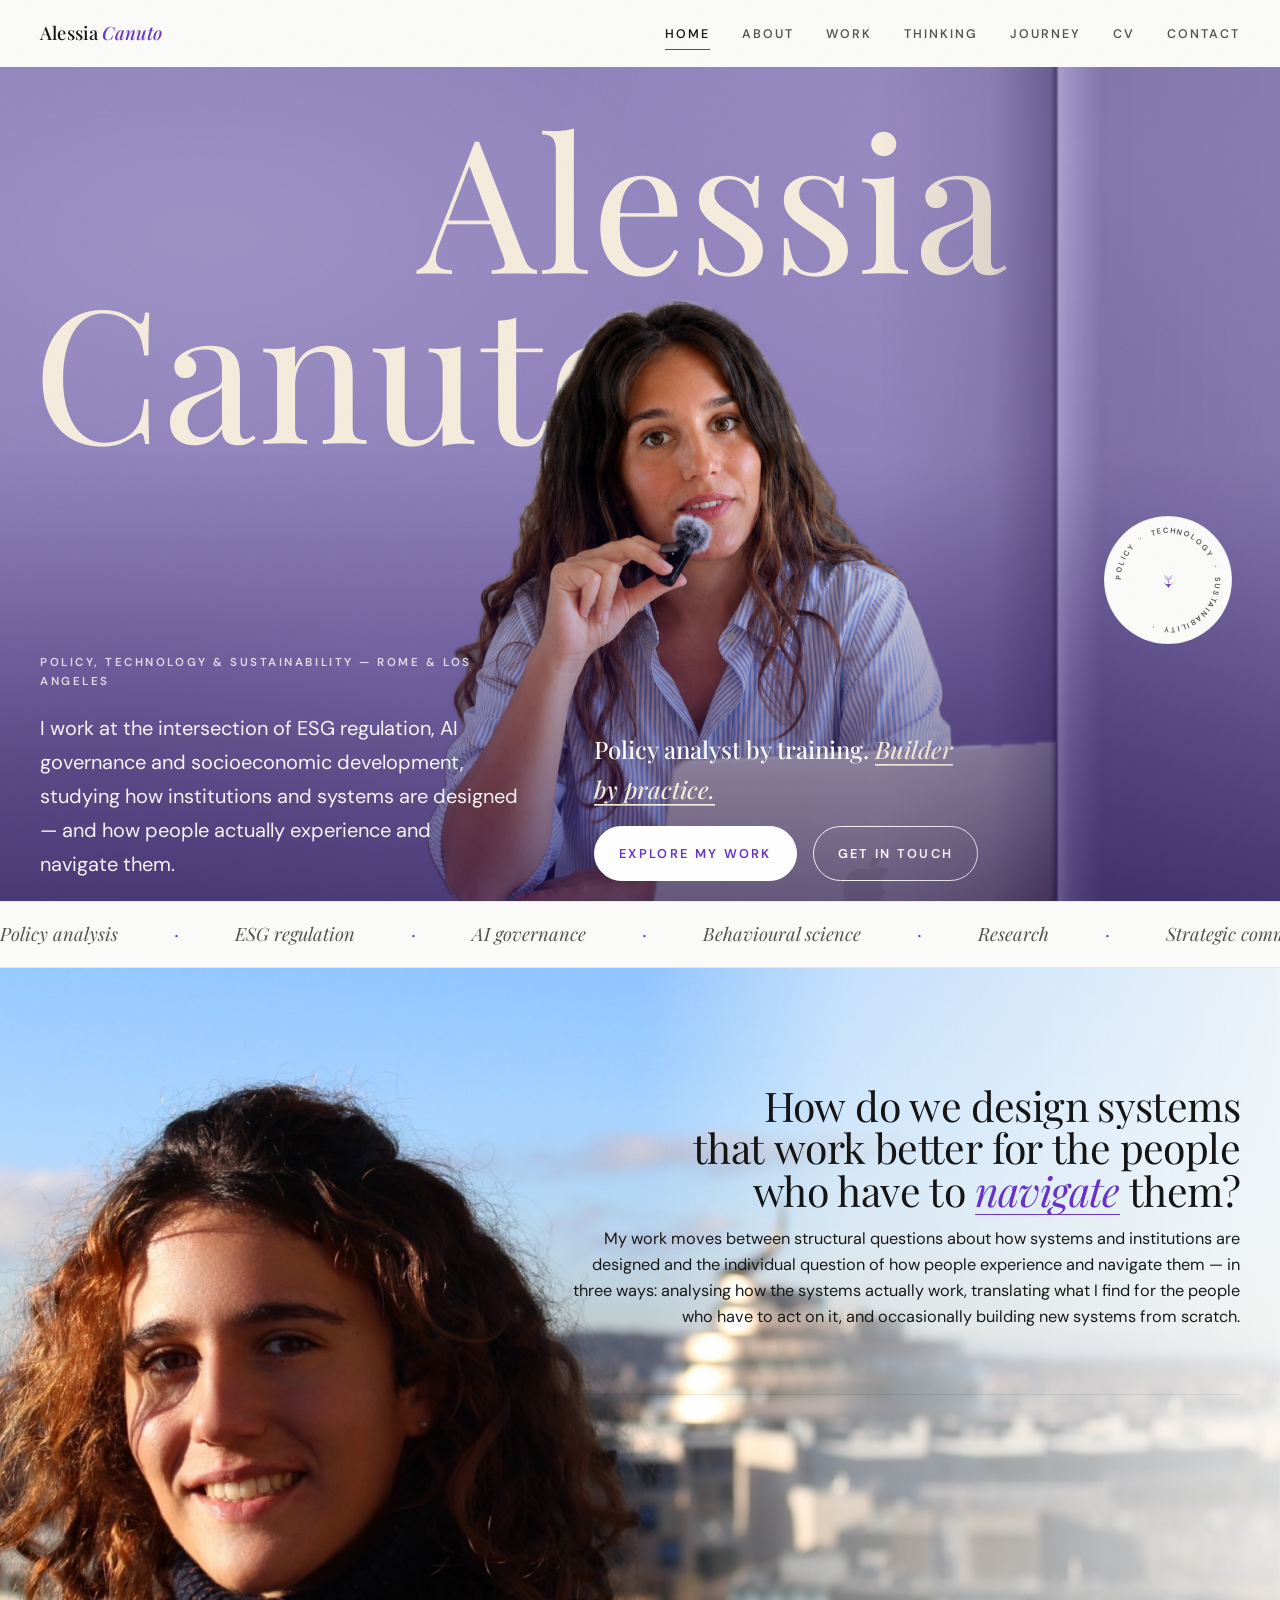
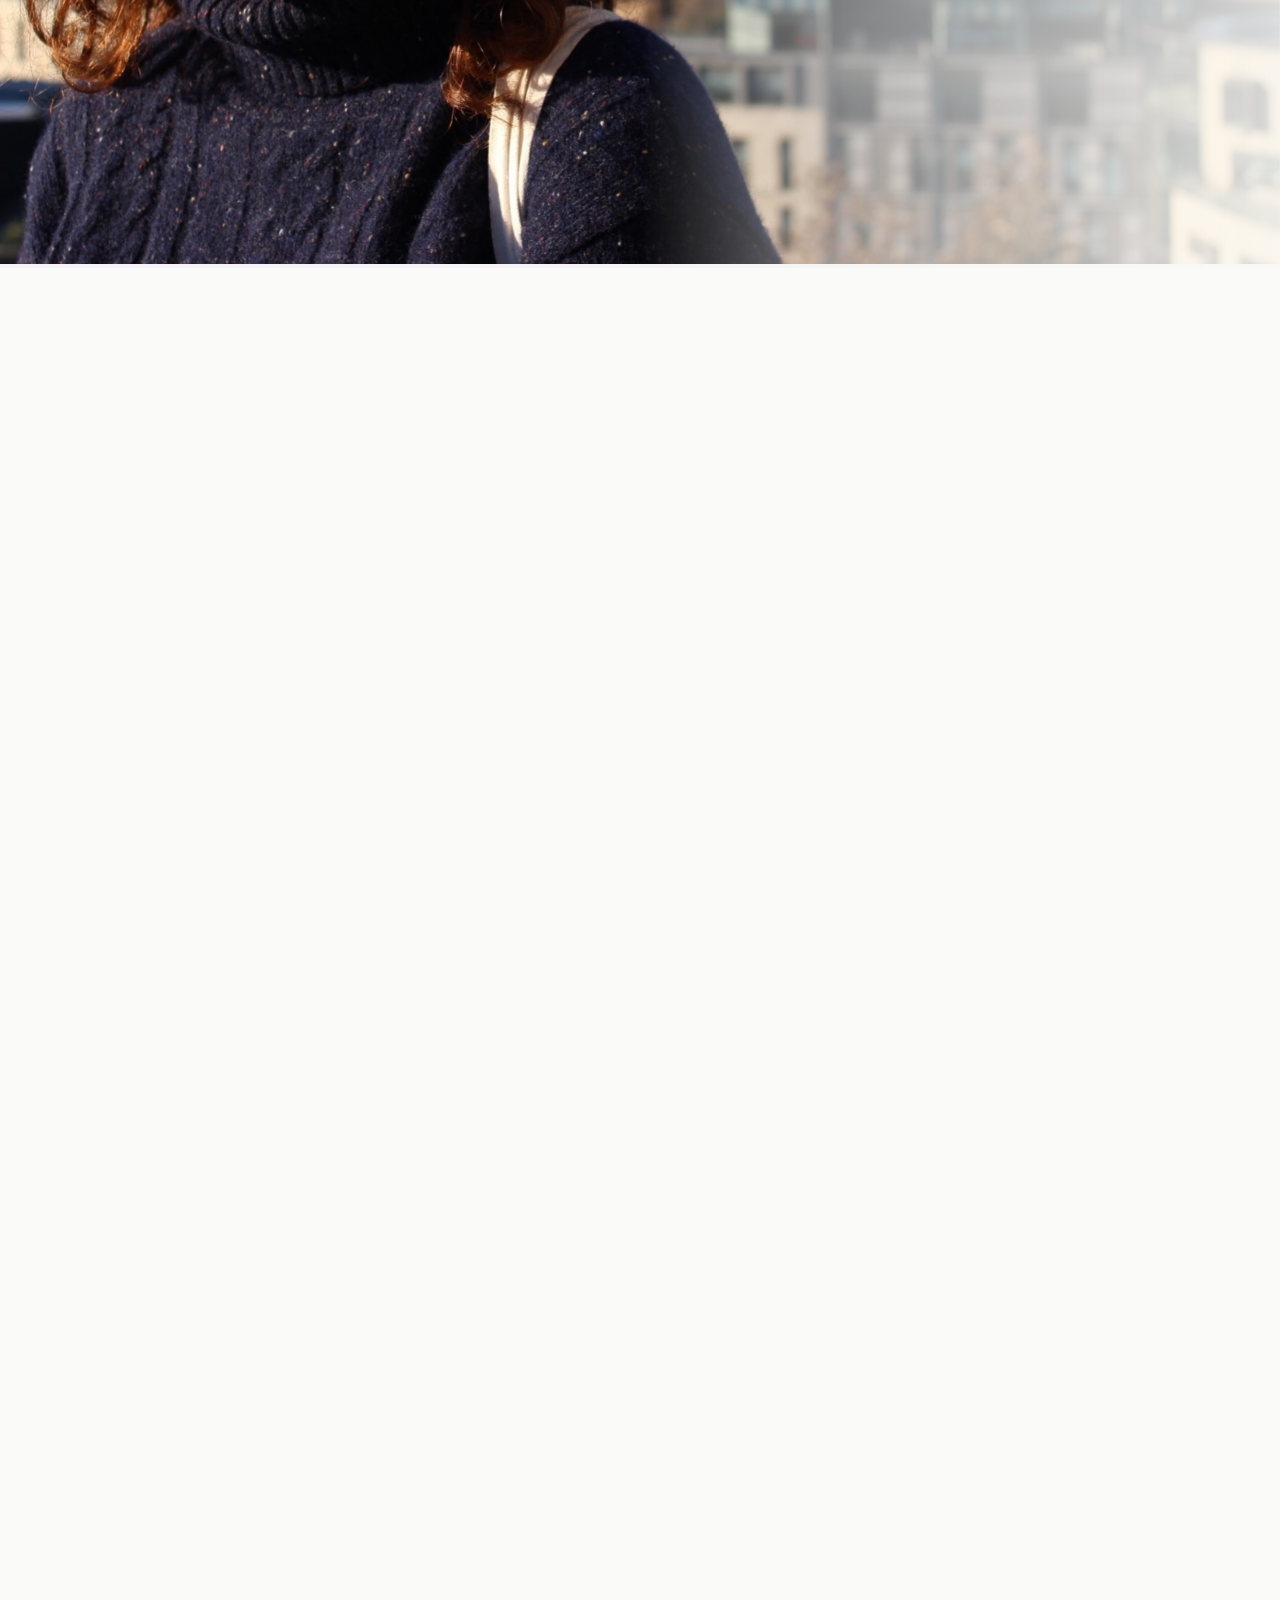
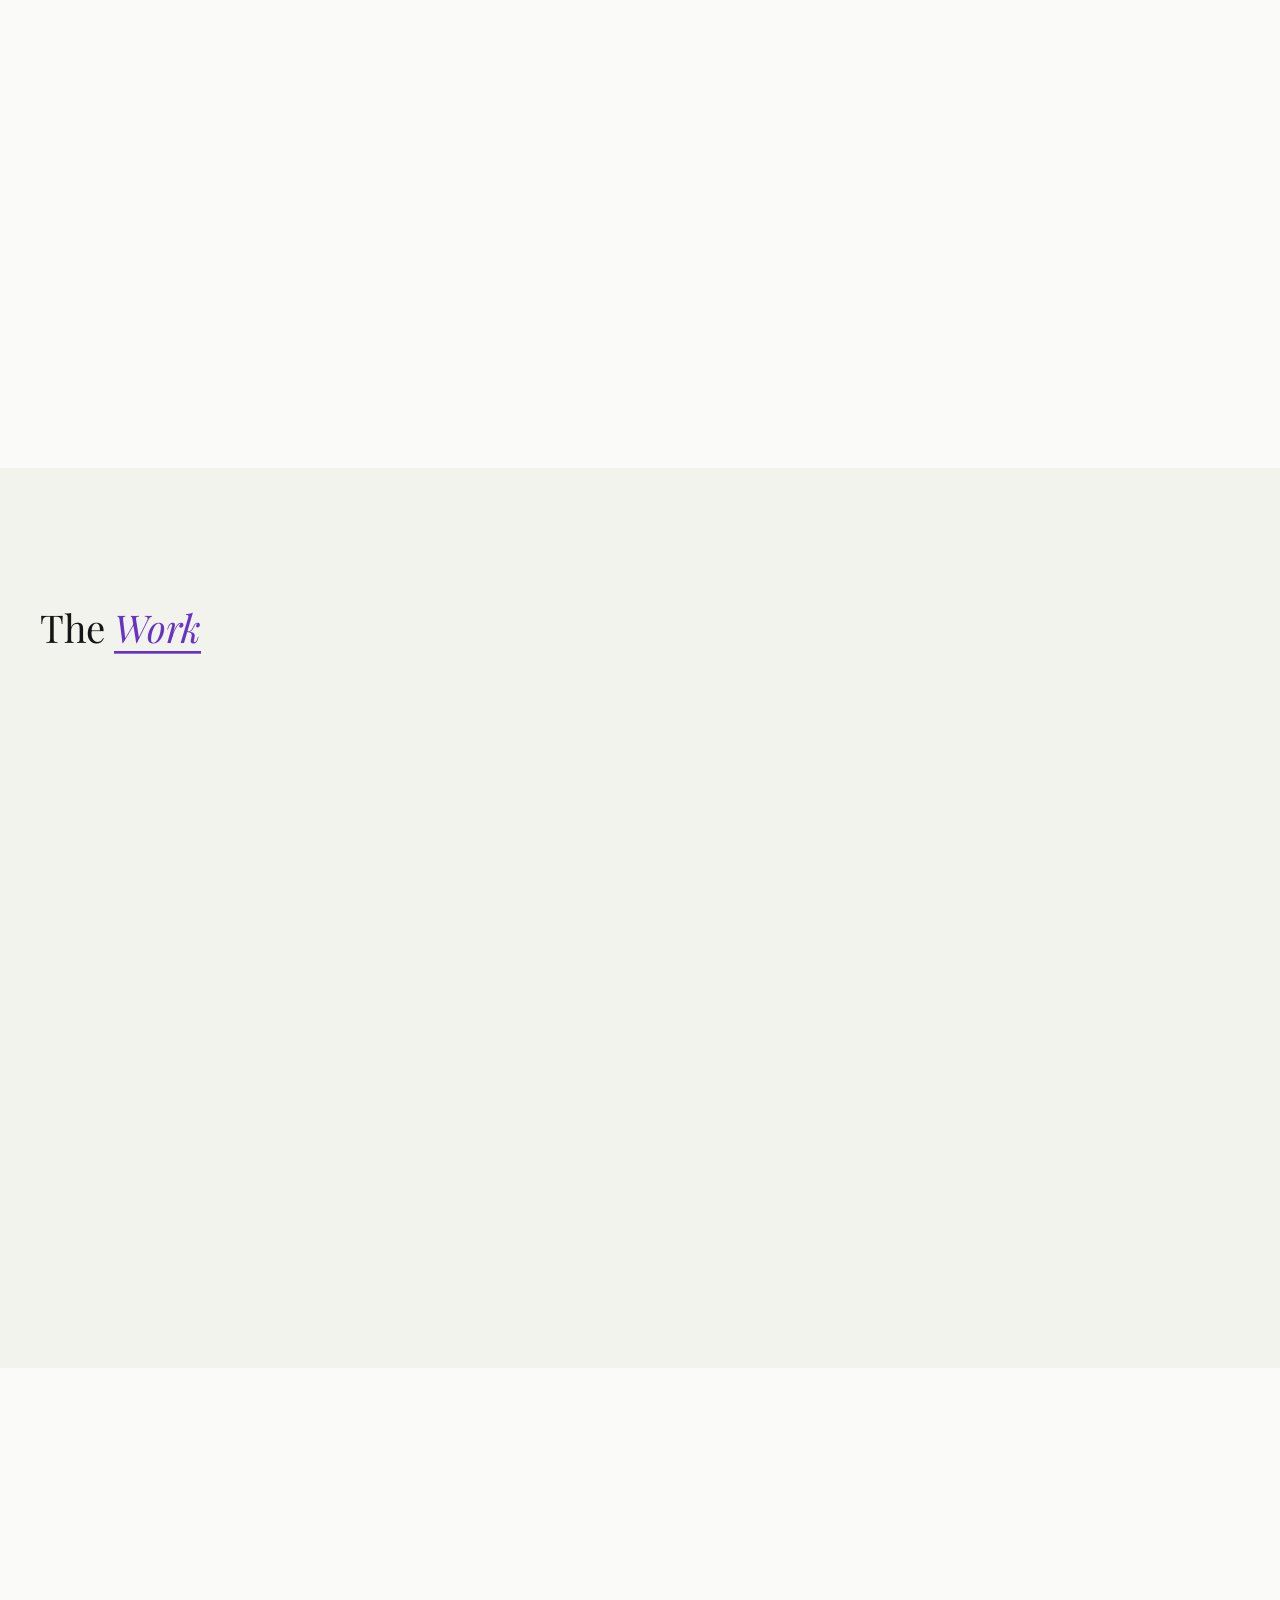
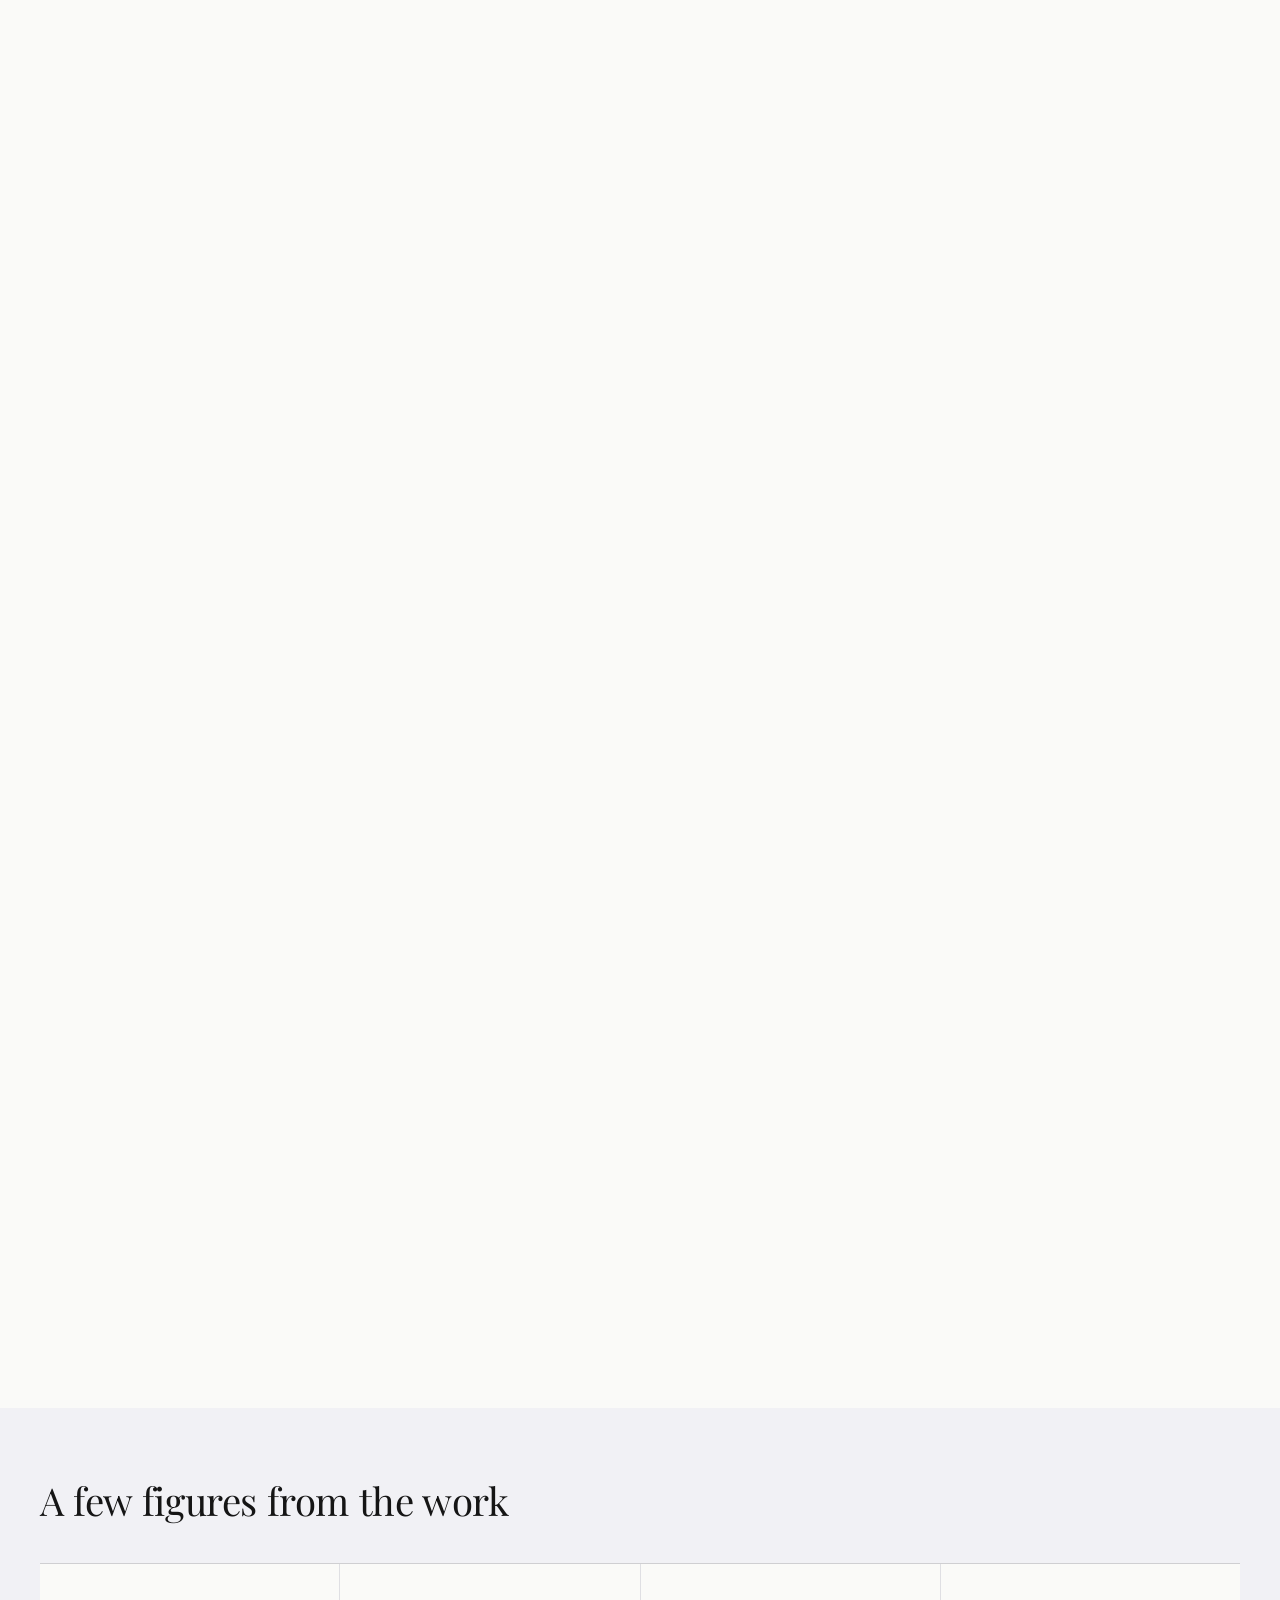
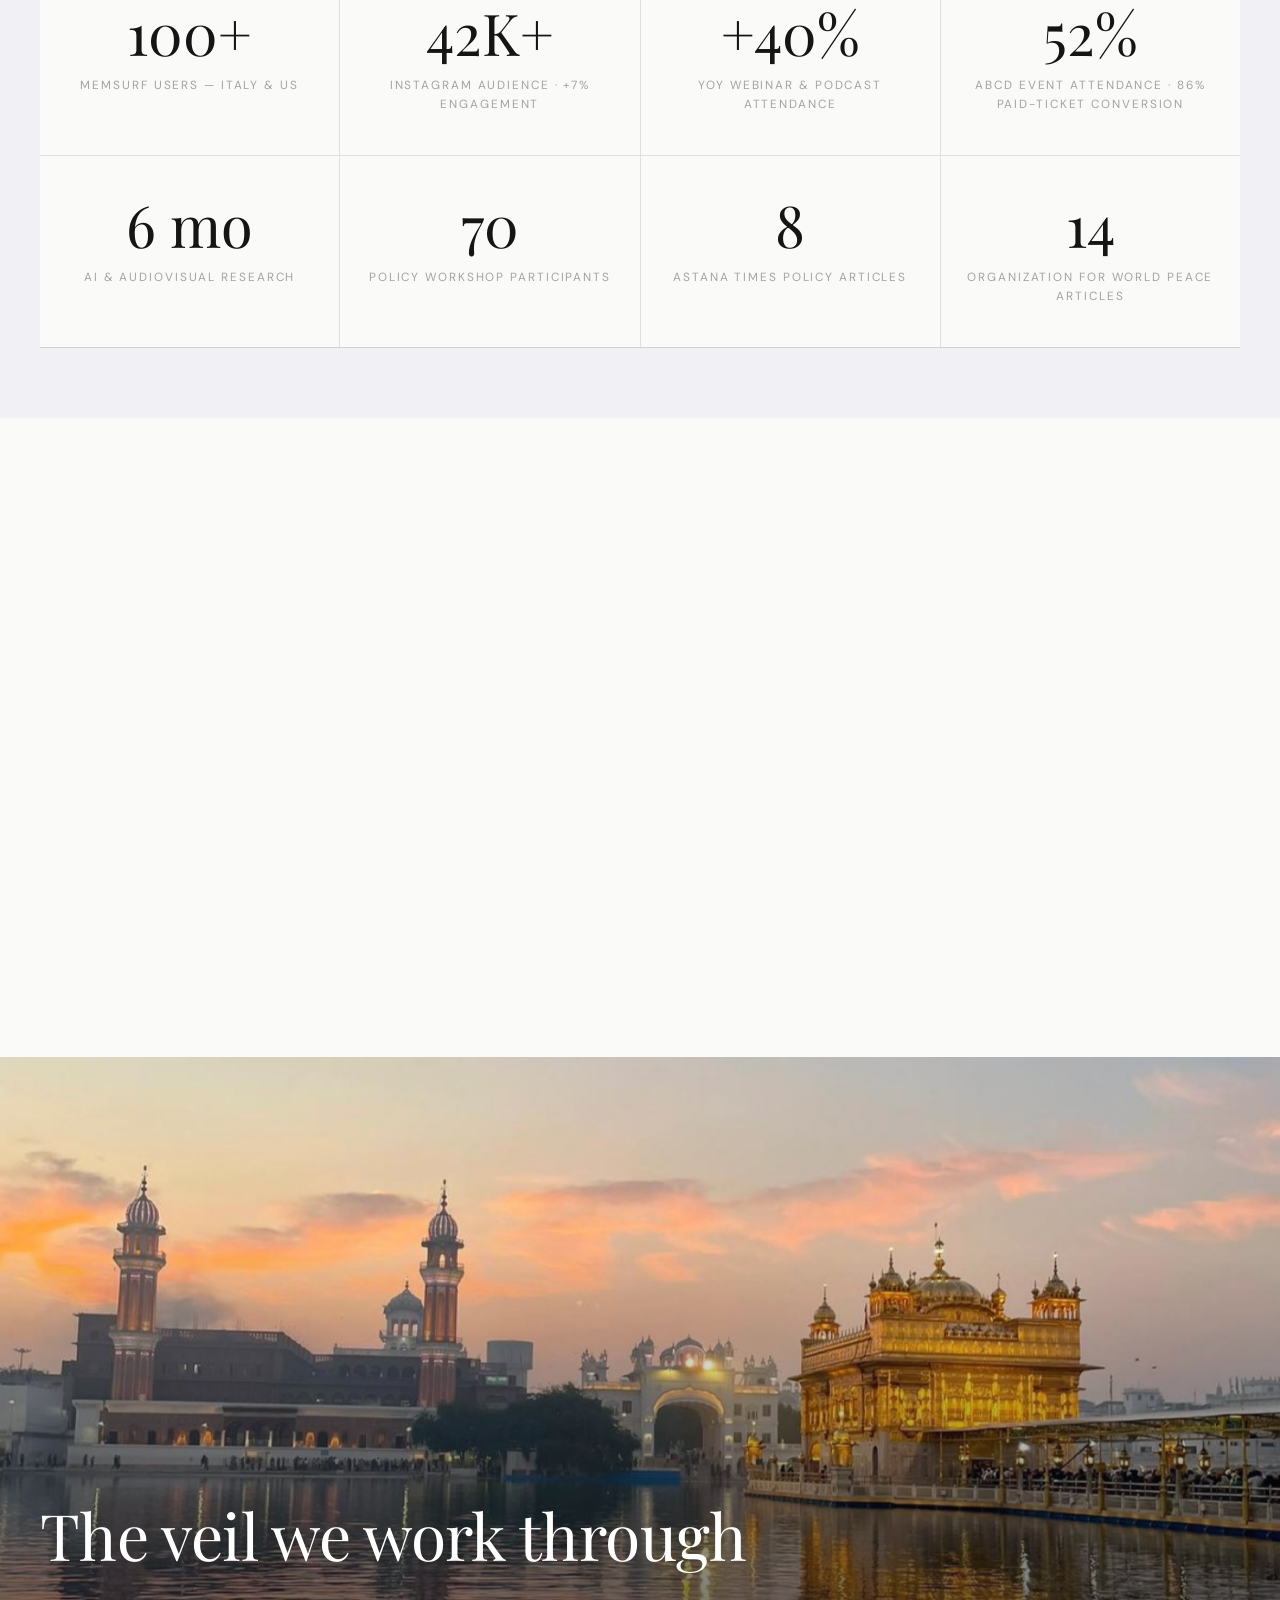
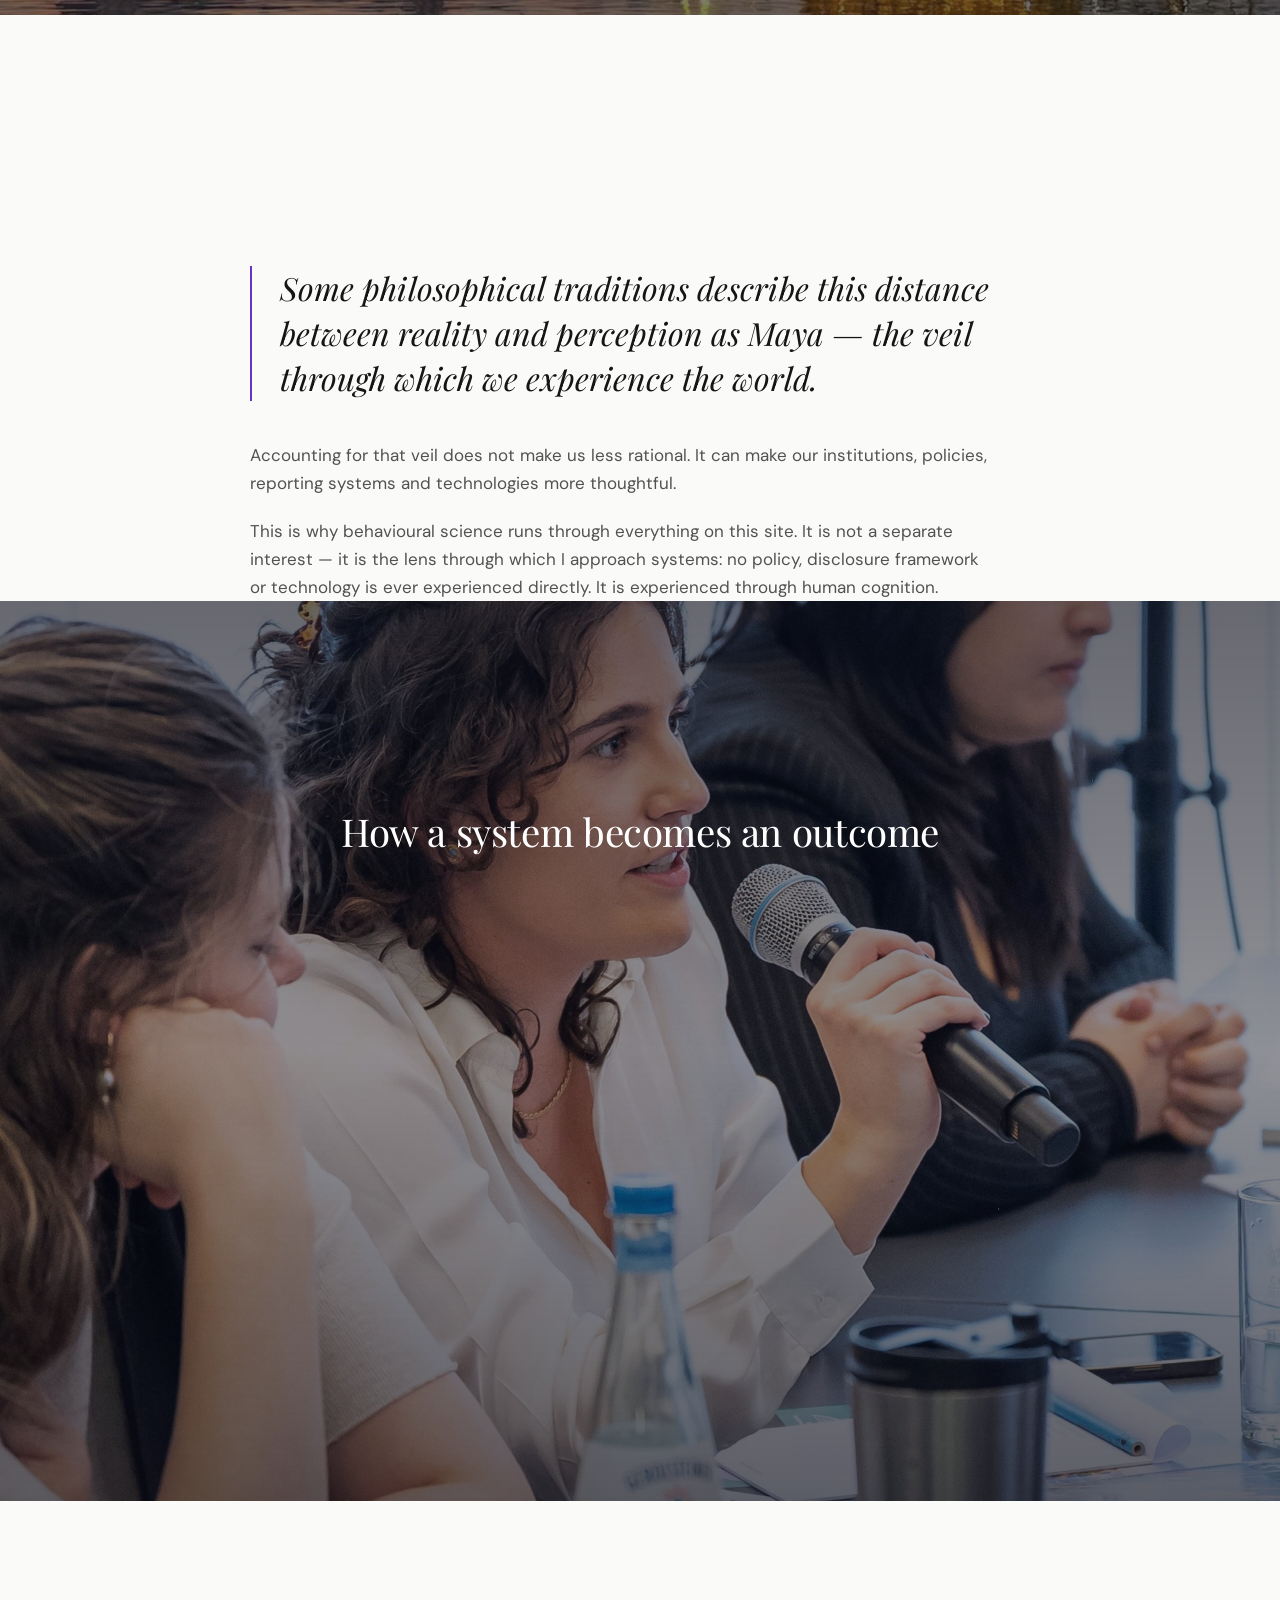
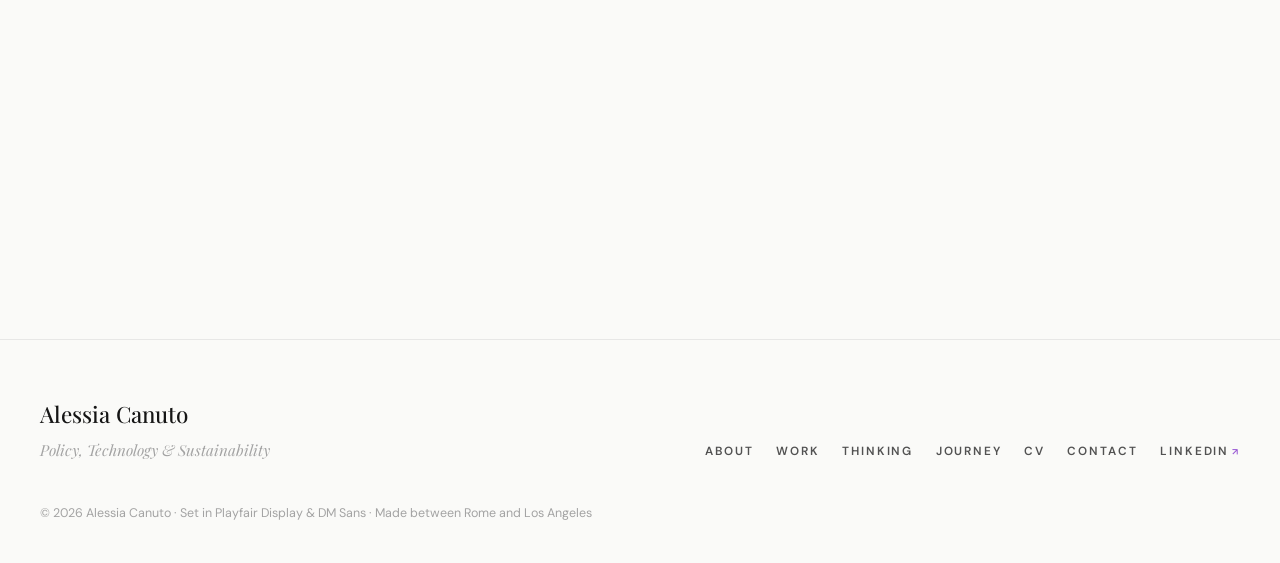
<file: index.html>
<!DOCTYPE html>
<html lang="en">
<head>
  <meta charset="UTF-8">
  <meta name="viewport" content="width=device-width, initial-scale=1.0">

  <!-- ═══════════════ SEO — edit titles & descriptions here ═══════════════ -->
  <title>Alessia Canuto | Policy, Technology &amp; Sustainability</title>
  <meta name="description" content="Alessia Canuto is a policy and sustainability professional working at the intersection of ESG regulation, AI governance, socioeconomic development, behavioural science and technology.">

  <!-- Fonts: Playfair Display (editorial serif) + DM Sans (modern sans) + Dancing Script (accent) -->
  <link rel="preconnect" href="https://fonts.googleapis.com">
  <link rel="preconnect" href="https://fonts.gstatic.com" crossorigin>
  <link href="https://fonts.googleapis.com/css2?family=Playfair+Display:ital,wght@0,400..900;1,400..900&family=DM+Sans:ital,opsz,wght@0,9..40,400..700;1,9..40,400..700&family=Dancing+Script:wght@400..700&display=swap" rel="stylesheet">

  <!-- Browser-tab icon, mobile browser tint, and link-preview cards -->
  <link rel="icon" href="images/favicon.svg" type="image/svg+xml">
  <meta name="theme-color" content="#FFF8F3">
  <link rel="canonical" href="https://sehajroopsingh.github.io/alessia-website/">
  <meta property="og:type" content="website">
  <meta property="og:url" content="https://sehajroopsingh.github.io/alessia-website/">
  <meta property="og:image" content="https://sehajroopsingh.github.io/alessia-website/images/og-image.jpg">
  <meta property="og:image:width" content="1200">
  <meta property="og:image:height" content="630">
  <meta name="twitter:card" content="summary_large_image">
  <meta property="og:site_name" content="Alessia Canuto">
  <meta property="og:title" content="Alessia Canuto | Policy, Technology &amp; Sustainability">
  <meta property="og:description" content="Alessia Canuto is a policy and sustainability professional working at the intersection of ESG regulation, AI governance, socioeconomic development, behavioural science and technology.">

  <link rel="stylesheet" href="css/style.css?v=39">
</head>
<body>

<a class="skip-link" href="#main">Skip to content</a>

<!-- ═══════════════════════════ HEADER / NAVIGATION ═══════════════════════════
     The same header appears on every page. If you change a link here,
     remember to change it on the other pages too (about.html, work.html…). -->
<header class="site-header">
  <div class="container nav-bar">
    <a class="brand" href="index.html">Alessia <span>Canuto</span></a>
    <button class="nav-toggle" aria-expanded="false" aria-controls="nav-menu">Menu</button>
    <nav aria-label="Main navigation">
      <ul class="nav-links" id="nav-menu">
        <li><a href="index.html" aria-current="page">Home</a></li>
        <li><a href="about.html">About</a></li>
        <li><a href="work.html">Work</a></li>
        <li><a href="thinking.html">Thinking</a></li>
        <li><a href="journey.html">Journey</a></li>
        <li><a href="cv.html">CV</a></li>
        <li><a href="contact.html">Contact</a></li>
      </ul>
    </nav>
  </div>
</header>

<main id="main">

  <!-- ═══════════════════════════ HERO ═══════════════════════════
       Layered like the reference site: a textured violet backdrop,
       the giant name behind Alessia, and a cutout of her (hero-cutout.png,
       transparent background) rendered on top of the text. The backdrop
       colour and texture live in css/style.css under ".hero-stage". -->
  <section class="hero-stage" aria-labelledby="hero-name">
    <div class="stage-core">
      <img class="stage-fg" src="images/hero-cutout.png" alt="Alessia Canuto at her desk, holding a microphone">
    </div>
    <h1 id="hero-name" class="stage-name" data-split>
      <span>Alessia</span>
      <span class="stage-line2">Canuto</span>
    </h1>
    <!-- Statement, tagline and buttons overlaid on the photo -->
    <div class="stage-content">
      <div class="stage-content-inner">
        <div>
          <span class="label label--ink reveal">Policy, Technology &amp; Sustainability — Rome &amp; Los Angeles</span>
          <p class="hero-statement reveal">
            I work at the intersection of ESG regulation, AI governance and socioeconomic
            development, studying how institutions and systems are designed — and how
            people actually experience and navigate them.
          </p>
        </div>
        <div>
          <p class="hero-tagline reveal reveal-delay-1">
            Policy analyst by training. <em class="u-draw">Builder by practice.</em>
          </p>
          <div class="hero-actions reveal reveal-delay-1">
            <a class="btn btn--solid" href="work.html">Explore my work</a>
            <a class="btn" href="contact.html">Get in touch</a>
          </div>
        </div>
      </div>
    </div>
    <!-- Rotating stamp badge — spins slowly, links down to the question -->
    <a class="orbit-badge" href="#question" aria-label="Scroll to the question behind the work">
      <svg viewBox="0 0 130 130" aria-hidden="true">
        <circle class="orbit-ring" cx="65" cy="65" r="64"/>
        <defs>
          <path id="orbit-circle" d="M 65,65 m -47,0 a 47,47 0 1,1 94,0 a 47,47 0 1,1 -94,0"/>
        </defs>
        <text>
          <textPath href="#orbit-circle">Policy&#160;&#160;·&#160;&#160;Technology&#160;&#160;·&#160;&#160;Sustainability&#160;&#160;·&#160;&#160;</textPath>
        </text>
      </svg>
      <span class="orbit-center" aria-hidden="true">&darr;</span>
    </a>
  </section>

  <!-- Marquee of disciplines — a quiet nod to editorial magazine mastheads -->
  <div class="marquee" aria-hidden="true">
    <div class="marquee-track">
      <span>Policy analysis</span><span>ESG regulation</span><span>AI governance</span><span>Behavioural science</span><span>Research</span><span>Strategic communication</span><span>Entrepreneurship</span>
      <!-- duplicated so the loop is seamless -->
      <span>Policy analysis</span><span>ESG regulation</span><span>AI governance</span><span>Behavioural science</span><span>Research</span><span>Strategic communication</span><span>Entrepreneurship</span>
    </div>
  </div>

  <!-- ═══════════════════════ THE CENTRAL QUESTION ═══════════════════════
       This section is a scroll SCENE: on desktop it pins while the five
       areas light up one by one under your scroll. Delete data-scene from
       the wrapper div to turn that off. -->
  <div class="scene scene--question" data-scene style="--scene-length: 3;">
  <section id="question" class="scene-viewport question-hero" aria-labelledby="question-heading">
    <!-- Background: the Edinburgh portrait, drifting slower than the page
         (data-parallax). Alessia sits left, so the content aligns right. -->
    <div class="question-bg" data-parallax aria-hidden="true">
      <img src="images/question-edinburgh.jpg" alt="">
    </div>
    <div class="question-scrim" aria-hidden="true"></div>
    <div class="container">
      <div class="question-content">
      <h2 id="question-heading" class="display-xxl" data-split style="margin-bottom: 0;">
        How do we design systems that work better for the people who have to <em class="u-draw">navigate</em> them?
      </h2>
      <p class="lede reveal" style="margin-top: 1.75rem; max-width: 62ch;">
        My work moves between structural questions about how systems and institutions are
        designed and the individual question of how people experience and navigate them —
        in three ways: analysing how the systems actually work, translating what I find
        for the people who have to act on it, and occasionally building new systems from
        scratch.
      </p>

      <!-- The three Actions — editorial rows, not cards (BRIEF.md 2A / 5B).
           Focus areas are named once below the rows, uncoloured, on purpose. -->
      <div class="action-rows" style="margin-top: clamp(2.5rem, 5vw, 4rem);">
        <article class="action-row" data-scene-item>
          <h3 class="action-verb"><span class="action-index action--analyse">01</span> Analyse<span class="action--analyse">.</span></h3>
          <p>How systems and institutions actually work, for the people trying to understand or change them.</p>
        </article>
        <article class="action-row" data-scene-item>
          <h3 class="action-verb"><span class="action-index action--translate">02</span> Translate<span class="action--translate">.</span></h3>
          <p>How complex regulation, data and requirements become something a specific audience can act on.</p>
        </article>
        <article class="action-row" data-scene-item>
          <h3 class="action-verb"><span class="action-index action--build">03</span> Build<span class="action--build">.</span></h3>
          <p>What changes when you stop studying a technology from the outside and start building with it.</p>
        </article>
        <p class="action-focus-note" data-scene-item>
          Running through all three: <strong>ESG &amp; Sustainability · AI · Socioeconomic
          Development · Behavioural Science</strong> — the four subjects these three
          actions are applied to, in different combinations on every project.
        </p>
      </div>
      </div>
    </div>
  </section>
  </div>

  <!-- ═══════════════════════ THE WORK ═══════════════════════
       Six case-study cards. Scroll SCENE: pins while the cards stack up
       one by one, like a deck. Each card's colour is its Action (two
       shades each: Analyse violet, Translate green, Build blue); its
       background photo is tinted to match in css/style.css ("COLOUR
       CARDS"). Each card opens its expanded version on the Work page, in
       the same colour — if you change a card here, change it there too.
       Delete data-scene from the wrapper div to turn the pinning off. -->
  <div class="scene scene--deck" data-scene data-scene-lead style="--scene-length: 4.6;">
  <section class="deck-section scene-viewport" aria-labelledby="deck-heading">
    <div class="container">
      <div class="deck-head">
        <h2 id="deck-heading" class="display-l reveal">The <em class="u-draw">Work</em></h2>
      </div>

      <div class="deck">

        <a class="deck-card colour-card colour-card--violet" href="work.html#dreamocracy" data-scene-item>
          <figure class="colour-card-bg" aria-hidden="true"><img src="images/case-dreamocracy.jpg" alt="" loading="lazy"></figure>
          <div class="deck-card-body">
            <div class="card-head">
              <p class="card-index"><span class="deck-card-action">01 / Analyse</span></p>
              <p class="card-org">Dreamocracy<span>Policy Researcher &amp; Analyst</span></p>
            </div>
            <div class="card-main">
              <p class="card-type">Policy analysis</p>
              <h3>Understanding how policy works in practice.</h3>
              <p class="card-desc">Researching public-interest interventions through behavioural, institutional and socioeconomic lenses, examining the incentives, emotions and dynamics that shape whether policy actually works.</p>
              <span class="deck-card-link">View case study</span>
            </div>
          </div>
        </a>

        <a class="deck-card colour-card colour-card--amethyst" href="work.html#waiff" data-scene-item>
          <figure class="colour-card-bg" aria-hidden="true"><img src="images/case-waiff.jpg" alt="" loading="lazy"></figure>
          <div class="deck-card-body">
            <div class="card-head">
              <p class="card-index"><span class="deck-card-action">02 / Analyse</span></p>
              <p class="card-org">Disal Consulting<span>Consultant</span></p>
            </div>
            <div class="card-main">
              <p class="card-type">AI Governance Research for the World AI Film Festival</p>
              <h3>Understanding AI before trying to govern it.</h3>
              <p class="card-desc">Six months of cross-sector research into the EU AI Act, copyright, labour displacement, deepfakes, misinformation, platform responsibility and comparative AI legislation.</p>
              <span class="deck-card-link">View case study</span>
            </div>
          </div>
        </a>

        <a class="deck-card colour-card colour-card--green" href="work.html#csrd" data-scene-item>
          <figure class="colour-card-bg" aria-hidden="true"><img src="images/case-csrd.jpg" alt="" loading="lazy"></figure>
          <div class="deck-card-body">
            <div class="card-head">
              <p class="card-index"><span class="deck-card-action">03 / Translate</span></p>
              <p class="card-org">Disal Consulting<span>Consultant</span></p>
            </div>
            <div class="card-main">
              <p class="card-type">CSRD-aligned sustainability reporting</p>
              <h3>Making sustainability information decision-ready.</h3>
              <p class="card-desc">Designed a CSRD/ESRS-aligned sustainability reporting process spanning Scope 1–3 emissions, double materiality, social indicators, supply-chain data and audit-ready documentation.</p>
              <span class="deck-card-link">View case study</span>
            </div>
          </div>
        </a>

        <a class="deck-card colour-card colour-card--lime" href="work.html#comms" data-scene-item>
          <figure class="colour-card-bg" aria-hidden="true"><img src="images/case-comms.jpg" alt="" loading="lazy"></figure>
          <div class="deck-card-body">
            <div class="card-head">
              <p class="card-index"><span class="deck-card-action">04 / Translate</span></p>
              <p class="card-org">Disal Consulting<span>Consultant</span></p>
            </div>
            <div class="card-main">
              <p class="card-type">B2B/B2C Communications &amp; Event Management</p>
              <h3>Turning complex ideas into things people engage with.</h3>
              <p class="card-desc">Developed B2B/B2C communication strategies across social media, newsletters, webinars, podcasts and the Bari Capitale Digitale event — combining advocacy, awareness-building, community development and event management.</p>
              <span class="deck-card-link">View case study</span>
            </div>
          </div>
        </a>

        <a class="deck-card colour-card colour-card--blue" href="work.html#memsurf" data-scene-item>
          <figure class="colour-card-bg" aria-hidden="true"><img src="images/case-memsurf.jpg" alt="" loading="lazy"></figure>
          <div class="deck-card-body">
            <div class="card-head">
              <p class="card-index"><span class="deck-card-action">05 / Build</span></p>
              <p class="card-org">MemSurf<span>Co-Founder &amp; COO</span></p>
            </div>
            <div class="card-main">
              <p class="card-type">Startup building</p>
              <h3>Building an AI-native learning product.</h3>
              <p class="card-desc">Co-founded an AI-native edtech startup using adaptive learning, active recall and behavioural design to make learning more accessible and more responsive to how people actually learn.</p>
              <span class="deck-card-link">View case study</span>
            </div>
          </div>
        </a>

        <a class="deck-card colour-card colour-card--sky" href="work.html#workshop" data-scene-item>
          <figure class="colour-card-bg" aria-hidden="true"><img src="images/case-workshop.jpg" alt="" loading="lazy"></figure>
          <div class="deck-card-body">
            <div class="card-head">
              <p class="card-index"><span class="deck-card-action">06 / Build</span></p>
              <p class="card-org">Dreamocracy<span>Workshop Design &amp; Co-Moderation</span></p>
            </div>
            <div class="card-main">
              <p class="card-type">Emotions in policymaking</p>
              <h3>Designing engagement around behavioural insight.</h3>
              <p class="card-desc">Co-created and co-moderated a workshop on emotions in policymaking, translating behavioural research into practical engagement tools, cards and participatory exercises for 70 attendees.</p>
              <span class="deck-card-link">View case study</span>
            </div>
          </div>
        </a>

      </div>
    </div>
  </section>
  </div>

  <!-- ═══════════════════════ IMPACT NUMBERS ═══════════════════════
       The numbers animate on scroll. The visible text is the final value,
       so the section still reads correctly if JavaScript is off. -->
  <section class="section--tight chapter--build" aria-labelledby="numbers-heading">
    <div class="container">
      <h2 id="numbers-heading" class="display-m reveal" style="max-width: 24em;">
        A few figures from the work
      </h2>
      <div class="stats-grid reveal-stage" data-cascade style="margin-top: 2.5rem;">
        <div class="stat">
          <div class="stat-value"><span data-count="100" data-suffix="+">100+</span></div>
          <div class="stat-caption">MemSurf users — Italy &amp; US</div>
        </div>
        <div class="stat">
          <div class="stat-value"><span data-count="42" data-suffix="K+">42K+</span></div>
          <div class="stat-caption">Instagram audience · +7% engagement</div>
        </div>
        <div class="stat">
          <div class="stat-value"><span data-count="40" data-prefix="+" data-suffix="%">+40%</span></div>
          <div class="stat-caption">YoY webinar &amp; podcast attendance</div>
        </div>
        <div class="stat">
          <div class="stat-value"><span data-count="52" data-suffix="%">52%</span></div>
          <div class="stat-caption">ABCD event attendance · 86% paid-ticket conversion</div>
        </div>
        <div class="stat">
          <div class="stat-value"><span data-count="6" data-suffix=" mo">6 mo</span></div>
          <div class="stat-caption">AI &amp; audiovisual research</div>
        </div>
        <div class="stat">
          <div class="stat-value"><span data-count="70">70</span></div>
          <div class="stat-caption">Policy workshop participants</div>
        </div>
        <div class="stat">
          <div class="stat-value"><span data-count="8">8</span></div>
          <div class="stat-caption">Astana Times policy articles</div>
        </div>
        <div class="stat">
          <div class="stat-value"><span data-count="14">14</span></div>
          <div class="stat-caption">Organization for World Peace articles</div>
        </div>
      </div>
    </div>
  </section>

  <!-- ═══════════════════ THINKING TEASER ═══════════════════ -->
  <section aria-labelledby="thinking-teaser-heading">
    <div class="container">
      <div class="split" style="align-items: end; margin-bottom: 3rem;">
        <div>
          <h2 id="thinking-teaser-heading" class="display-l reveal" style="margin-bottom: 0;">Recent writing</h2>
        </div>
        <p class="body-copy reveal" style="justify-self: end;">
          Research, writing and ideas about policy, technology, sustainability and human
          behaviour — collected on the <a href="thinking.html">Thinking page</a>.
        </p>
      </div>

      <div class="article-grid reveal-stage rule-reveal">
        <article class="article-card">
          <span class="meta">Behaviour <span class="sep">·</span> Center for Behavioral Decisions</span>
          <h3><a href="thinking.html">Feed the self, not just the shelf: The ROI of Happiness</a></h3>
          <p>On what behavioural economics can say about wellbeing, consumption and the returns of happiness.</p>
        </article>
        <article class="article-card">
          <span class="meta">Behaviour <span class="sep">·</span> Center for Behavioral Decisions</span>
          <h3><a href="thinking.html">The Memory Market and Gut Feelings</a></h3>
          <p>On memory, intuition and the shortcuts that quietly shape our decisions.</p>
        </article>
        <article class="article-card">
          <span class="meta">Behaviour <span class="sep">·</span> Center for Behavioral Decisions</span>
          <h3><a href="thinking.html">Every news story is biased: The only question is how</a></h3>
          <p>On why neutrality in information is an illusion — and what to do about it as a reader.</p>
        </article>
      </div>
      <p style="margin-top: 2.5rem;" class="reveal"><a class="text-link" href="thinking.html">All writing &amp; research</a></p>
    </div>
  </section>

  <!-- ═══════════════════════ THE HUMAN LENS / MAYA ═══════════════════════
       Full-bleed photo band: Amritsar at dusk — the tradition the Maya
       metaphor comes from — with a gentle parallax drift. -->
  <section aria-labelledby="veil-heading" style="padding-top: 0;">
    <div class="photo-band" data-parallax>
      <img src="images/thinking-amritsar.jpg" alt="The Golden Temple in Amritsar, India, at dusk">
      <div class="band-title">
        <div class="container">
          <h2 id="veil-heading" class="display-l">The veil we work through</h2>
        </div>
      </div>
    </div>
    <div class="container container--narrow">

      <div class="prose" style="margin-top: clamp(2.5rem, 6vw, 4rem);">
        <p class="lede reveal" style="max-width: 60ch;">
          We like to think of ourselves as objective observers of the systems around us.
          We aren't.
        </p>
        <p class="body-copy reveal">
          Our assumptions, incentives, experiences and cognitive shortcuts shape what we
          notice, what we ignore and how we interpret the world.
        </p>
        <blockquote class="pull-quote reveal quote-grow">
          Some philosophical traditions describe this distance between reality and perception
          as <em>Maya</em> — the veil through which we experience the world.
        </blockquote>
        <p class="body-copy reveal">
          Accounting for that veil does not make us less rational. It can make our
          institutions, policies, reporting systems and technologies more thoughtful.
        </p>
        <p class="body-copy reveal">
          This is why behavioural science runs through everything on this site. It is not a
          separate interest — it is the lens through which I approach systems: no policy,
          disclosure framework or technology is ever experienced directly. It is experienced
          through human cognition.
        </p>
      </div>

      </div>

    <!-- The system→outcome diagram: a full-bleed band over the stakeholder
         photo — cartoon pills that pop in one by one as you scroll.
         Delete data-scene from the wrapper to turn the pinning off. -->
    <div class="scene scene--diagram" data-scene style="--scene-length: 2.6;">
      <div class="scene-viewport diagram-band">
        <div class="diagram-bg" data-parallax aria-hidden="true">
          <img src="images/work-stakeholders.jpg" alt="">
        </div>
        <div class="diagram-scrim" aria-hidden="true"></div>
        <div class="diagram-content">
          <h3 class="diagram-title">How a system becomes an outcome</h3>
          <div class="diagram" role="img" aria-label="Diagram: a system passes through human perception, interpretation and decision before producing an outcome">
            <span class="node" data-scene-item>System</span>
            <span class="arrow" data-scene-item aria-hidden="true">&rarr;</span>
            <span class="node node--violet" data-scene-item>Human perception</span>
            <span class="arrow" data-scene-item aria-hidden="true">&rarr;</span>
            <span class="node node--lime" data-scene-item>Interpretation</span>
            <span class="arrow" data-scene-item aria-hidden="true">&rarr;</span>
            <span class="node node--blue" data-scene-item>Decision</span>
            <span class="arrow" data-scene-item aria-hidden="true">&rarr;</span>
            <span class="node node--ink" data-scene-item>Outcome</span>
          </div>
        </div>
      </div>
      </div>
    </section>

  <!-- ═══════════════════ CLOSING CTA ═══════════════════ -->
  <!-- Scroll stop: the stamp lands, the text follows, the underline draws —
       all scrubbed to the scroll, so it plays backwards on the way up. -->
  <div class="scene scene--cta" data-scene style="--scene-length: 2.3;">
  <section class="chapter--analyse cta-chapter scene-viewport" aria-labelledby="cta-heading">
    <div class="container">
      <div class="split" style="align-items: center;">
        <div>
          <h2 id="cta-heading" class="display-l reveal">Let's <em class="u-draw">talk.</em></h2>
          <p class="body-copy reveal">
            Working on a policy question, a sustainability challenge, an emerging technology
            or an interesting idea? I'd like to hear about it.
          </p>
          <div class="reveal" style="margin-top: 2rem;">
            <a class="btn btn--solid" href="contact.html">Start a conversation</a>
          </div>
        </div>
        <!-- The portrait as a stamp: slams in first, the text follows -->
        <div class="stamp-in reveal-stage">
          <div class="stamp-frame">
            <img src="images/portrait-informal.jpg" alt="Alessia Canuto" loading="lazy">
          </div>
        </div>
      </div>
    </div>
  </section>
  </div>

</main>

<!-- ═══════════════════════════ FOOTER ═══════════════════════════ -->
<footer class="site-footer">
  <div class="container">
    <div class="footer-grid">
      <div class="footer-brand">
        <div class="footer-name">Alessia Canuto</div>
        <div class="footer-role">Policy, Technology &amp; Sustainability</div>
      </div>
      <ul class="footer-links">
        <li><a href="about.html">About</a></li>
        <li><a href="work.html">Work</a></li>
        <li><a href="thinking.html">Thinking</a></li>
        <li><a href="journey.html">Journey</a></li>
        <li><a href="cv.html">CV</a></li>
        <li><a href="contact.html">Contact</a></li>
        <li><a href="https://www.linkedin.com/in/alessia-canuto-451a84226" target="_blank" rel="noopener">LinkedIn</a></li>
      </ul>
    </div>
    <p class="footer-copy">&copy; 2026 Alessia Canuto · Set in Playfair Display &amp; DM Sans · Made between Rome and Los Angeles</p>
  </div>
</footer>

<script src="js/main.js?v=39"></script>
</body>
</html>
</file>
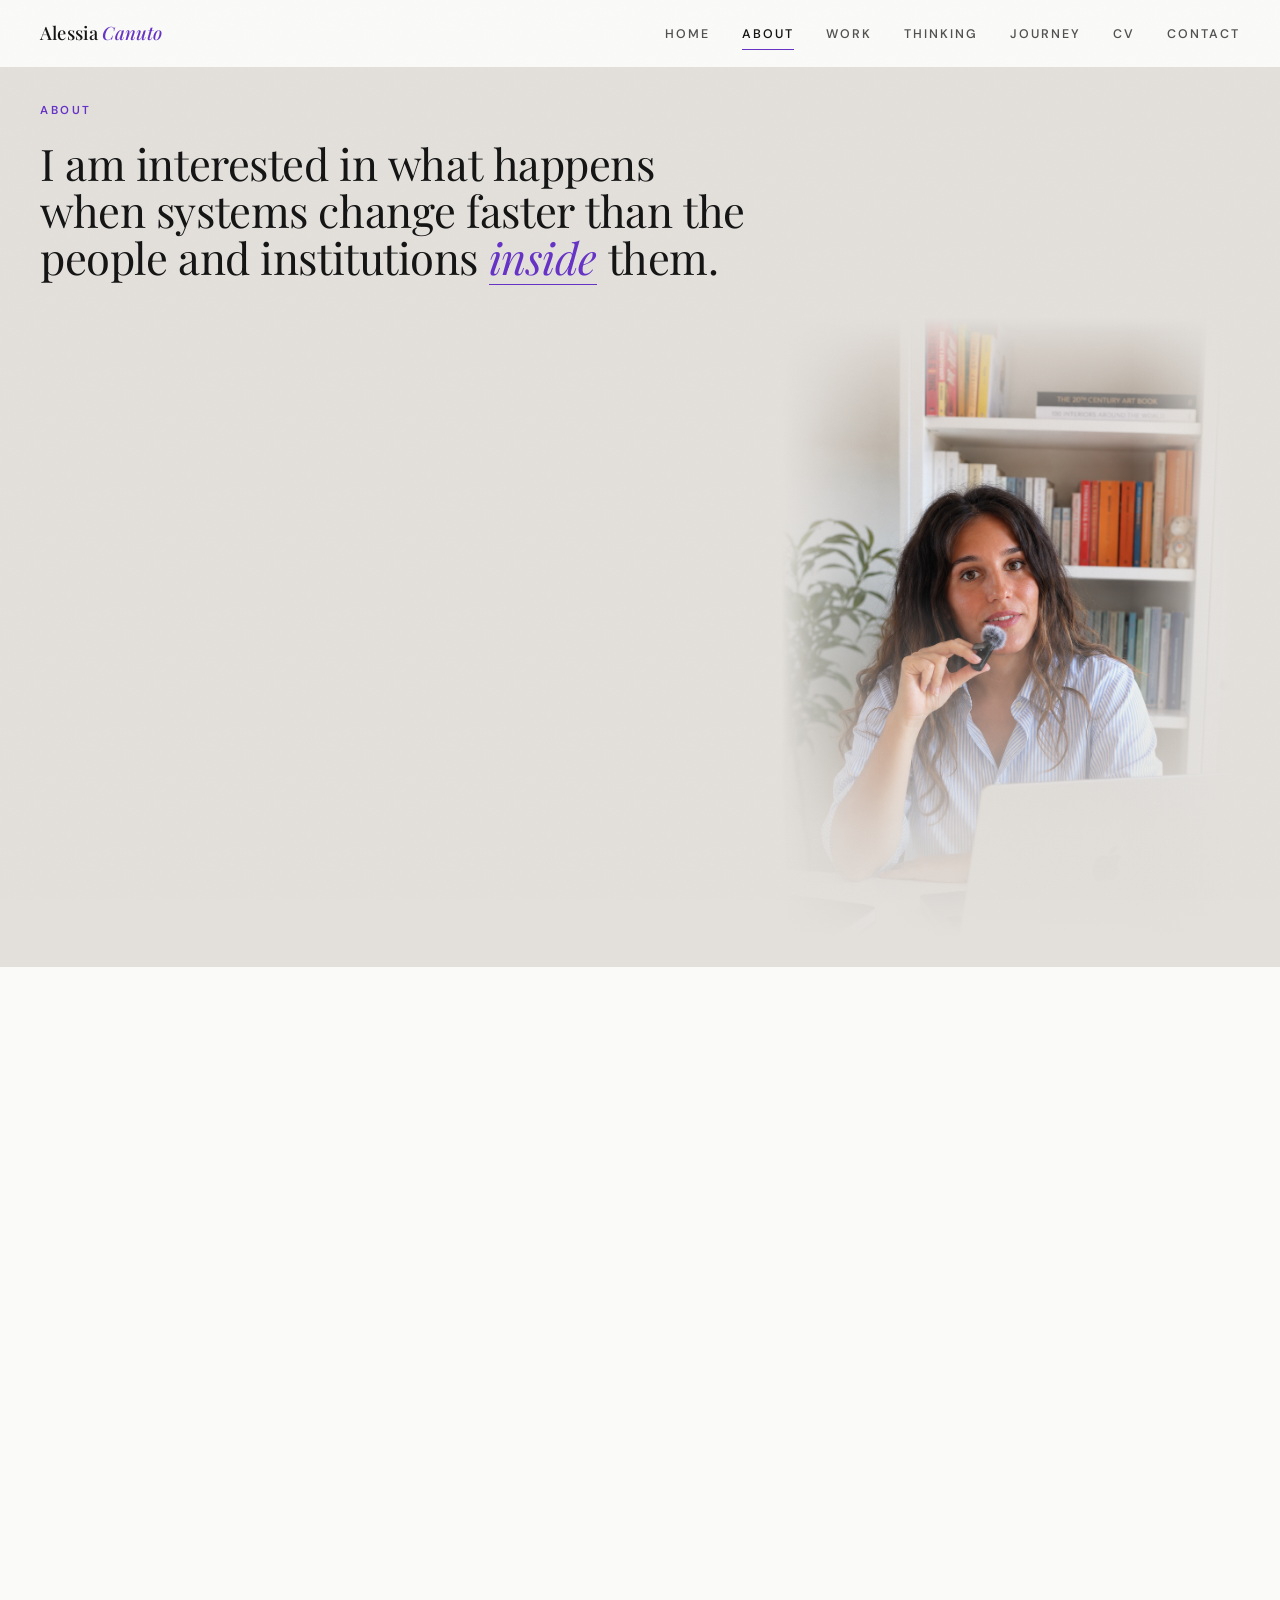
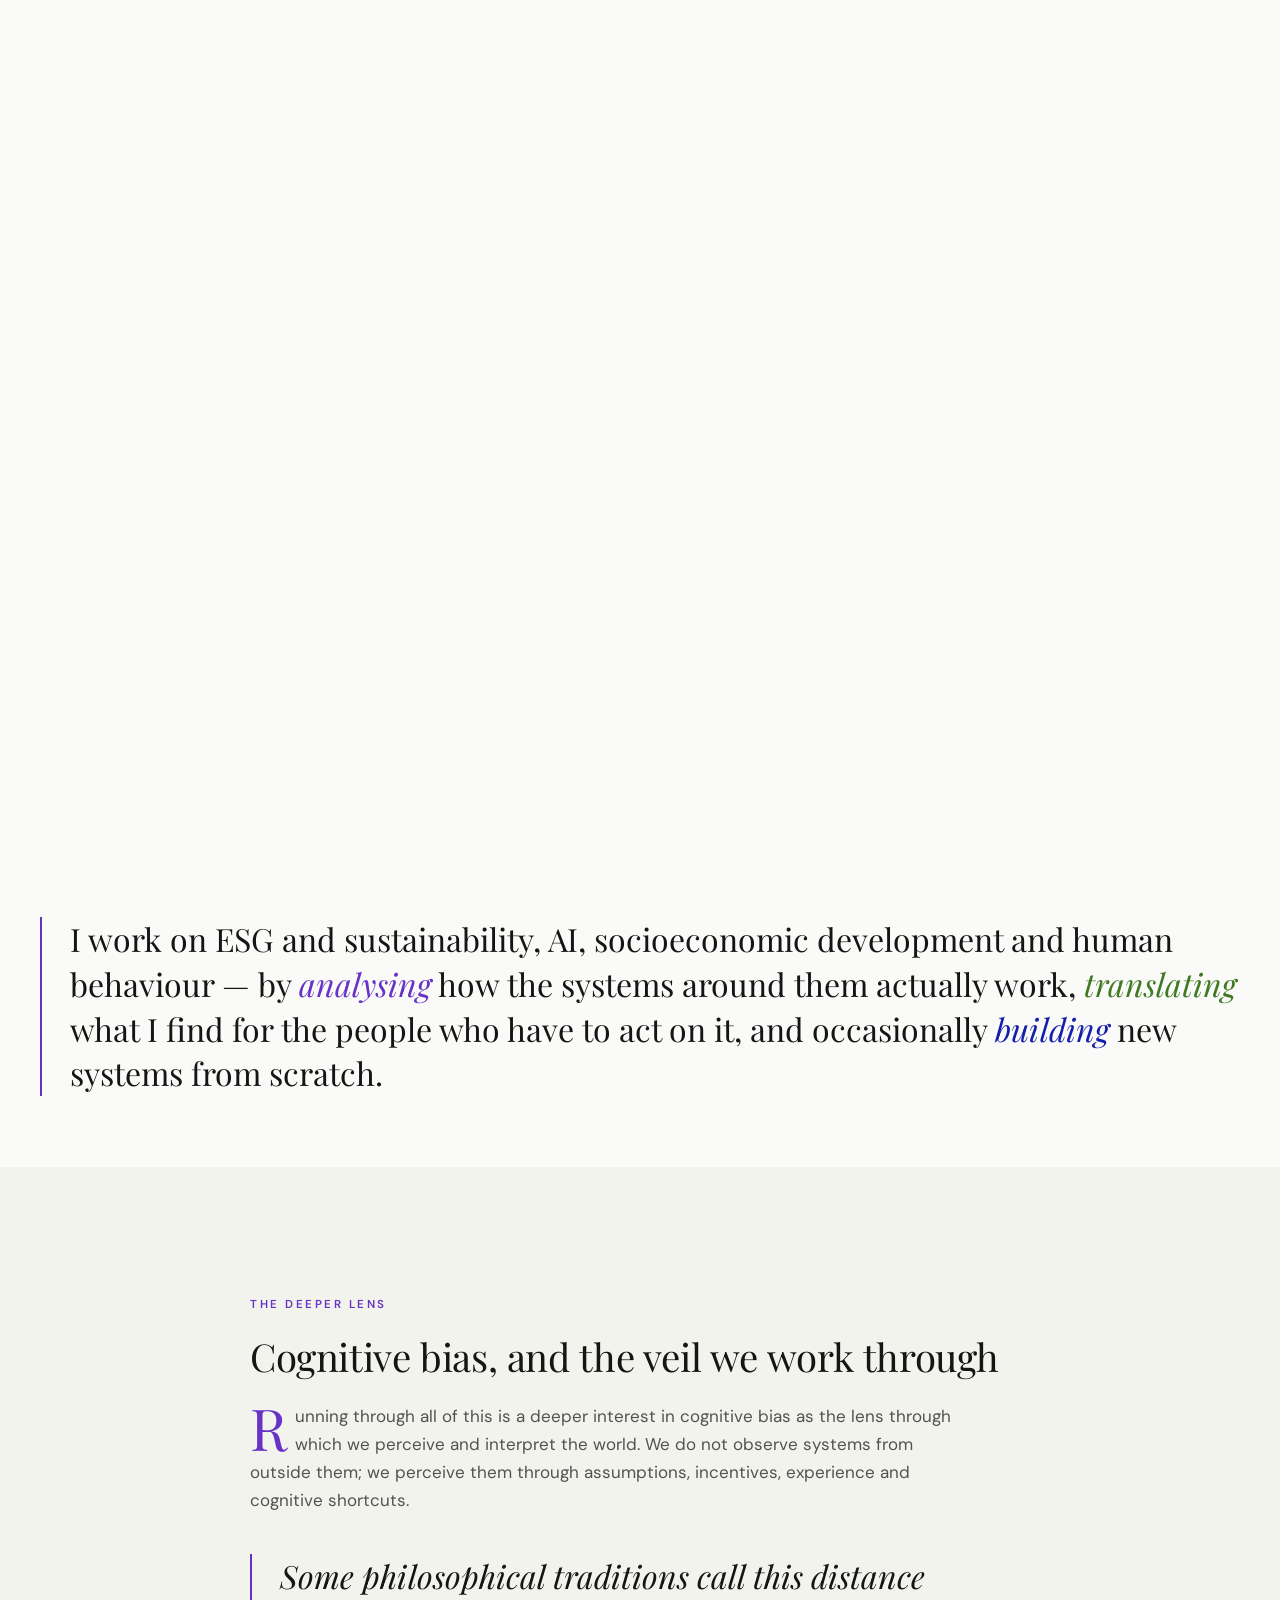
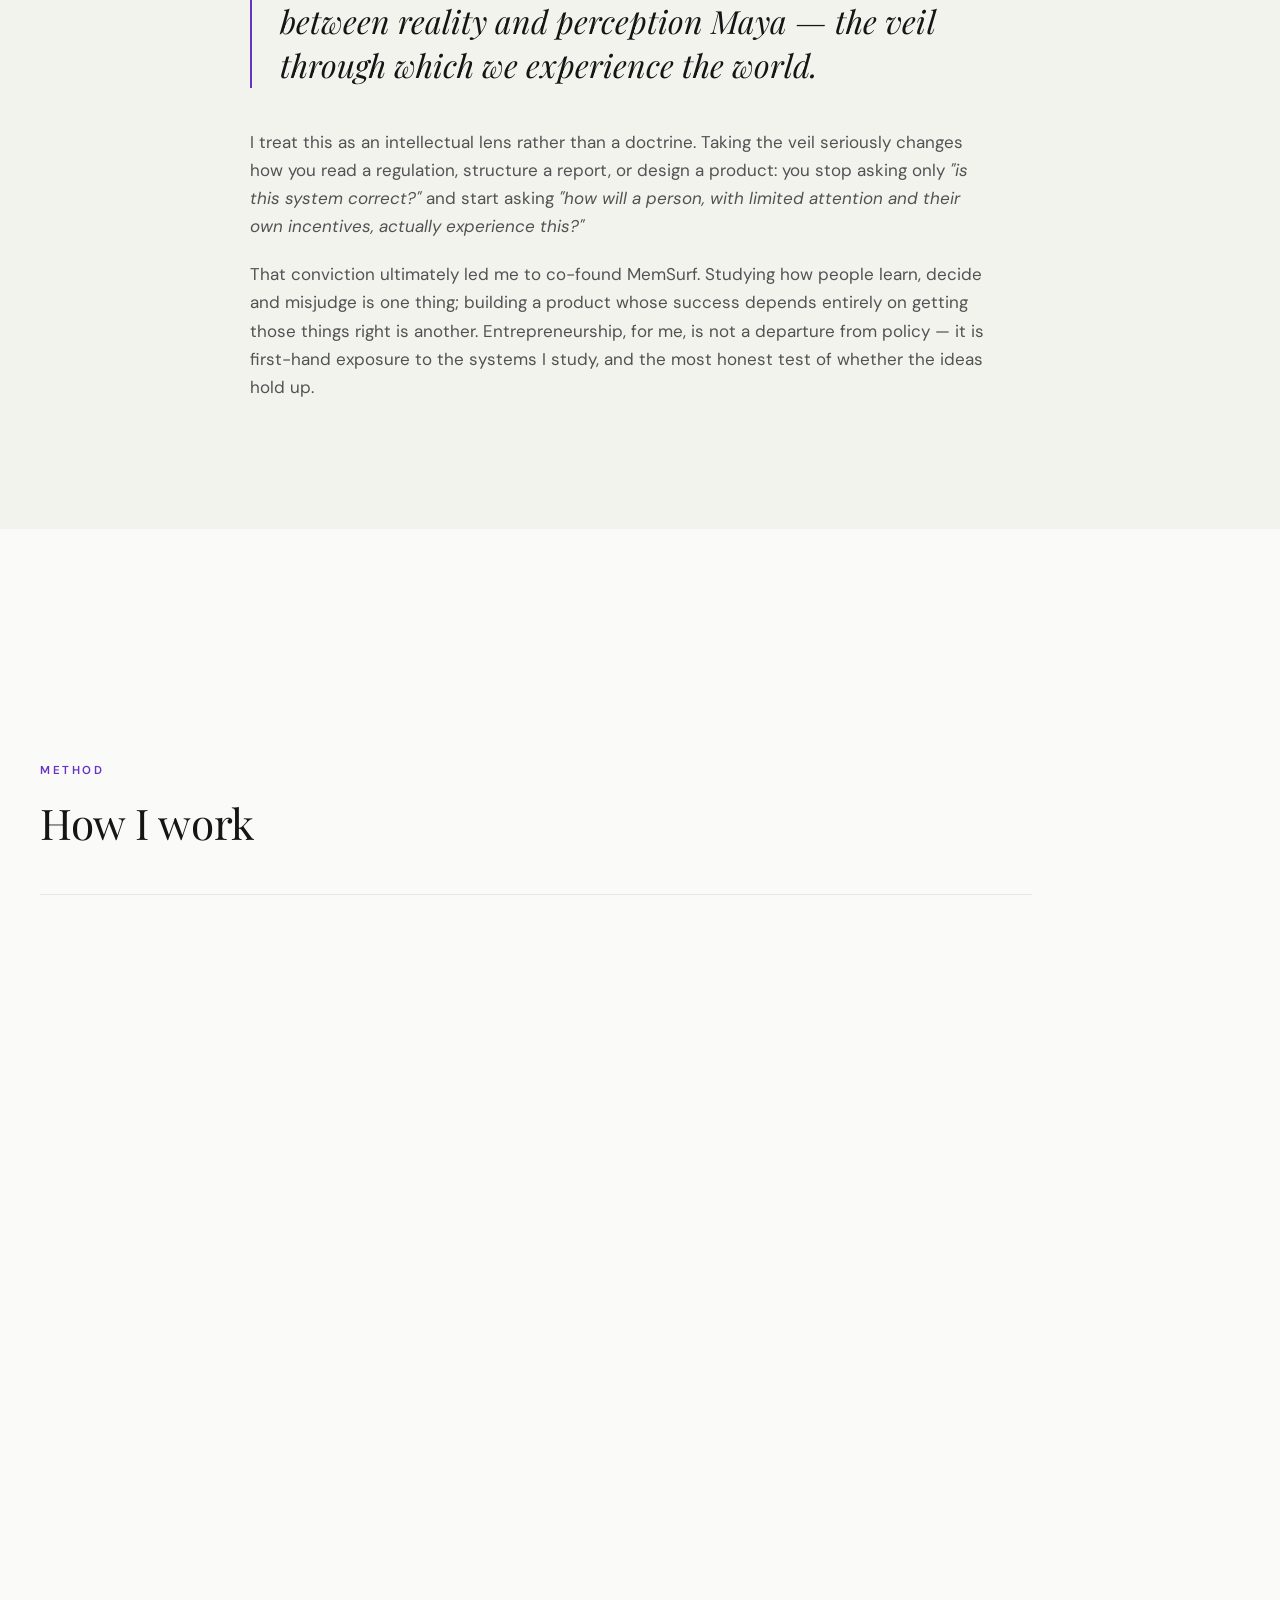
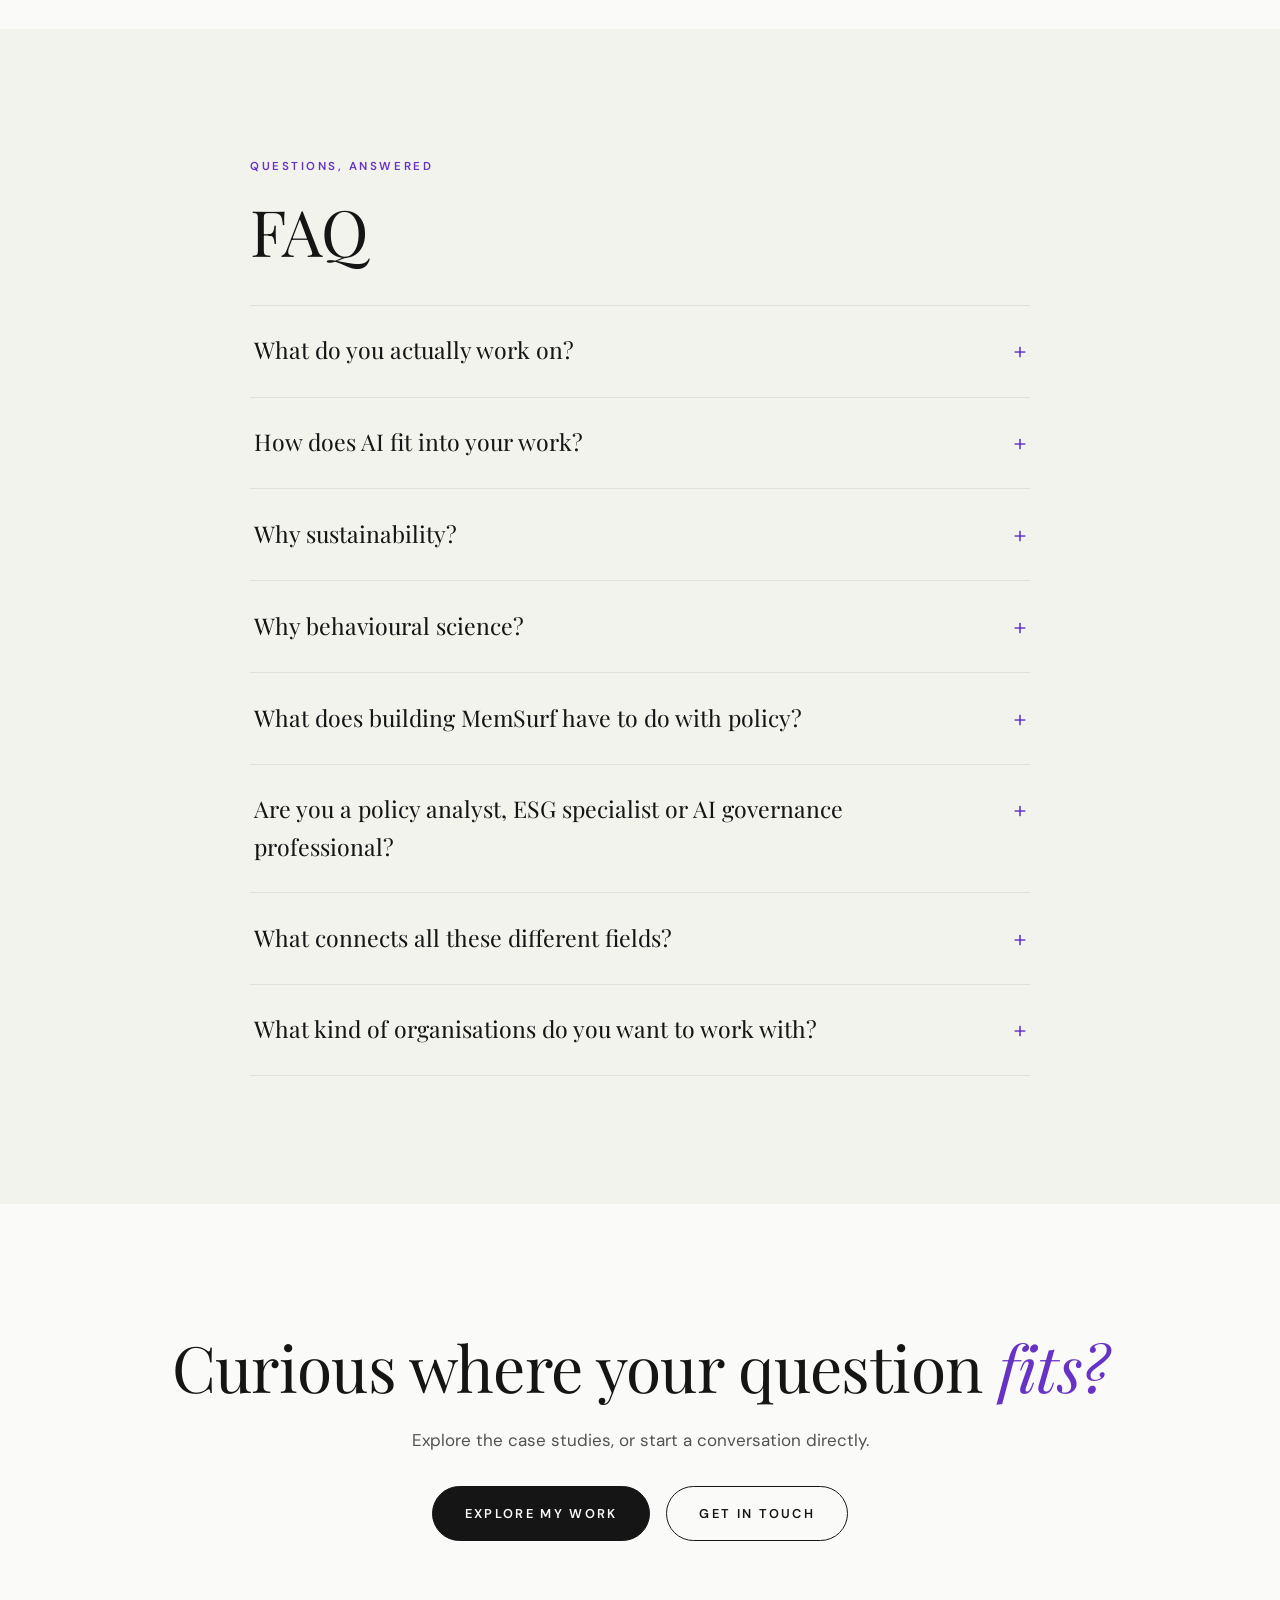
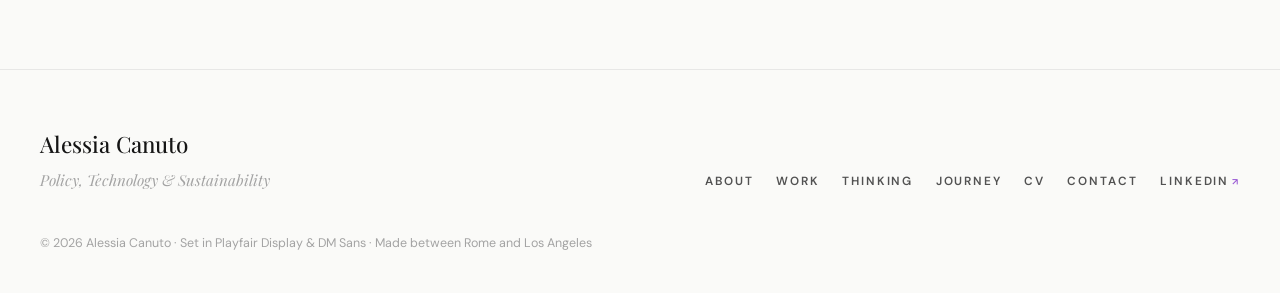
<file: about.html>
<!DOCTYPE html>
<html lang="en">
<head>
  <meta charset="UTF-8">
  <meta name="viewport" content="width=device-width, initial-scale=1.0">

  <title>About | Alessia Canuto</title>
  <meta name="description" content="About Alessia Canuto — a consultant working at the intersection of ESG regulation, AI governance, socioeconomic development and behavioural science.">

  <link rel="preconnect" href="https://fonts.googleapis.com">
  <link rel="preconnect" href="https://fonts.gstatic.com" crossorigin>
  <link href="https://fonts.googleapis.com/css2?family=Playfair+Display:ital,wght@0,400..900;1,400..900&family=DM+Sans:ital,opsz,wght@0,9..40,400..700;1,9..40,400..700&family=Dancing+Script:wght@400..700&display=swap" rel="stylesheet">

  <link rel="icon" href="images/favicon.svg" type="image/svg+xml">
  <meta name="theme-color" content="#FFF8F3">
  <link rel="canonical" href="https://sehajroopsingh.github.io/alessia-website/about.html">
  <meta property="og:type" content="website">
  <meta property="og:url" content="https://sehajroopsingh.github.io/alessia-website/about.html">
  <meta property="og:image" content="https://sehajroopsingh.github.io/alessia-website/images/og-image.jpg">
  <meta property="og:image:width" content="1200">
  <meta property="og:image:height" content="630">
  <meta name="twitter:card" content="summary_large_image">
  <meta property="og:site_name" content="Alessia Canuto">
  <meta property="og:title" content="About | Alessia Canuto">
  <meta property="og:description" content="About Alessia Canuto — a consultant working at the intersection of ESG regulation, AI governance, socioeconomic development and behavioural science.">

  <link rel="stylesheet" href="css/style.css?v=39">
</head>
<body>

<a class="skip-link" href="#main">Skip to content</a>

<header class="site-header">
  <!-- Reading-progress hairline — fills as you read down the page -->
  <div class="read-progress" aria-hidden="true"><span></span></div>
  <div class="container nav-bar">
    <a class="brand" href="index.html">Alessia <span>Canuto</span></a>
    <button class="nav-toggle" aria-expanded="false" aria-controls="nav-menu">Menu</button>
    <nav aria-label="Main navigation">
      <ul class="nav-links" id="nav-menu">
        <li><a href="index.html">Home</a></li>
        <li><a href="about.html" aria-current="page">About</a></li>
        <li><a href="work.html">Work</a></li>
        <li><a href="thinking.html">Thinking</a></li>
        <li><a href="journey.html">Journey</a></li>
        <li><a href="cv.html">CV</a></li>
        <li><a href="contact.html">Contact</a></li>
      </ul>
    </nav>
  </div>
</header>

<main id="main">

  <!-- ═══════════════════ OPENING — one continuous band ═══════════════════
       The About label, the opening statement, the portrait and the three
       paragraphs all live in a single band coloured like the photograph's
       own wall, so the unframed portrait dissolves straight into the page.
       Scroll stop: the band pins while the three paragraphs sharpen into
       focus one by one — the veil lifting. Delete data-scene from the
       wrapper div to turn the pinning off. -->
  <div class="scene scene--veil" data-scene style="--scene-length: 2.6;">
  <section class="portrait-band scene-viewport" aria-labelledby="about-heading">
    <div class="container">
      <span class="label reveal">About</span>
      <h1 id="about-heading" class="display-l" data-split style="max-width: 20em;">
        I am interested in what happens when systems change faster than the people and
        institutions <em class="u-draw">inside</em> them.
      </h1>
      <div class="split" style="margin-top: clamp(1.5rem, 4vh, 3rem);">
        <!-- To change the photo, replace images/main-portrait.png -->
        <div class="blend-photo reveal">
          <img src="images/main-portrait.png" alt="Portrait of Alessia Canuto">
        </div>

        <div class="prose">
          <p class="lede reveal" data-scene-item style="max-width: 60ch;">
            As a consultant, I work at the intersection of ESG regulation, AI governance
            and socioeconomic development — moving between structural questions about how
            systems and institutions are designed and the individual question of how
            people actually experience and navigate them. In practice, that means working
            in three modes: analysing systems, translating them for the people who have to
            act on them, and sometimes building new ones.
          </p>
          <p class="body-copy reveal" data-scene-item>
            That movement between the structural and the human runs through the projects
            that define my work so far: researching <strong>public-interest
            interventions</strong> with Dreamocracy; leading <strong>cross-sector research
            on AI governance and AI adoption</strong>; authoring a <strong>CSRD/ESRS-aligned
            sustainability disclosure report</strong> and the Tagetik data architecture
            beneath it; leading the <strong>stakeholder communication</strong> that makes
            regulation legible to the people it affects; and co-founding
            <strong>MemSurf</strong>, an AI-native learning application.
          </p>
          <p class="body-copy reveal" data-scene-item>
            These are different fields on paper. In practice they are the same problem seen
            from different angles: a disclosure framework, a regulation, an AI system and a
            learning app are all systems that succeed or fail depending on how well they are
            designed around the people inside them.
          </p>
        </div>
      </div>
    </div>
  </section>
  </div>

  <!-- ═══════════════ THE SIGNATURE LINE — a full-width statement ═══════════════ -->
  <section class="section--tight" aria-label="How the work fits together">
    <div class="container">
      <p class="pull-quote reveal quote-grow" style="max-width: 38em; font-style: normal;">
        I work on ESG and sustainability, AI, socioeconomic development and human
        behaviour — by <em class="action--analyse">analysing</em> how the systems around
        them actually work, <em class="action--translate">translating</em> what I find for
        the people who have to act on it, and occasionally
        <em class="action--build">building</em> new systems from scratch.
      </p>
    </div>
  </section>

  <!-- ═══════════════════ THE DEEPER LENS ═══════════════════ -->
  <section class="section--soft" aria-labelledby="lens-heading">
    <div class="container container--narrow prose">
      <span class="label reveal">The deeper lens</span>
      <h2 id="lens-heading" class="display-m reveal">Cognitive bias, and the veil we work through</h2>
      <p class="body-copy dropcap reveal veil-lift">
        Running through all of this is a deeper interest in cognitive bias as the lens
        through which we perceive and interpret the world. We do not observe systems from
        outside them; we perceive them through assumptions, incentives, experience and
        cognitive shortcuts.
      </p>
      <blockquote class="pull-quote reveal veil-lift quote-grow">
        Some philosophical traditions call this distance between reality and perception
        <em>Maya</em> — the veil through which we experience the world.
      </blockquote>
      <p class="body-copy reveal veil-lift">
        I treat this as an intellectual lens rather than a doctrine. Taking the veil
        seriously changes how you read a regulation, structure a report, or design a
        product: you stop asking only <em>"is this system correct?"</em> and start asking
        <em>"how will a person, with limited attention and their own incentives, actually
        experience this?"</em>
      </p>
      <p class="body-copy reveal veil-lift">
        That conviction ultimately led me to co-found MemSurf. Studying how people learn,
        decide and misjudge is one thing; building a product whose success depends entirely
        on getting those things right is another. Entrepreneurship, for me, is not a
        departure from policy — it is first-hand exposure to the systems I study, and the
        most honest test of whether the ideas hold up.
      </p>
    </div>
  </section>

  <!-- ═══════════════════ HOW I WORK ═══════════════════
       Scroll stop: pins while the six principles sharpen into focus one at
       a time. Delete data-scene from the wrapper div to turn it off. -->
  <div class="scene scene--veil scene--principles" data-scene style="--scene-length: 3;">
  <section class="scene-viewport" aria-labelledby="how-heading">
    <div class="container">
      <span class="label reveal">Method</span>
      <h2 id="how-heading" class="display-l reveal">How I work</h2>

      <div class="areas-grid" style="margin-top: 3rem; max-width: 62rem;">
        <div class="area" data-scene-item>
          <h3>I move between disciplines.</h3>
          <p>Complex problems rarely respect disciplinary boundaries.</p>
        </div>
        <div class="area" data-scene-item>
          <h3>I start with the system.</h3>
          <p>Understand the structure, incentives and institutional context.</p>
        </div>
        <div class="area" data-scene-item>
          <h3>Then I look at the person.</h3>
          <p>Understand perception, behaviour, incentives and lived experience.</p>
        </div>
        <div class="area" data-scene-item>
          <h3>I translate complexity.</h3>
          <p>Research only becomes useful when it can inform decisions.</p>
        </div>
        <div class="area" data-scene-item>
          <h3>I want evidence.</h3>
          <p>Data, research and stakeholder perspectives should challenge assumptions.</p>
        </div>
        <div class="area" data-scene-item>
          <h3>I build when I can.</h3>
          <p>Sometimes the best way to understand a system is to enter it and make something.</p>
        </div>
      </div>
    </div>
  </section>
  </div>

  <!-- ═══════════════════ FAQ ═══════════════════
       To add a question: copy one whole <details>…</details> block. -->
  <section class="section--soft" aria-labelledby="faq-heading">
    <div class="container container--narrow">
      <span class="label reveal">Questions, answered</span>
      <h2 id="faq-heading" class="display-l reveal">FAQ</h2>

      <div class="accordion reveal-stage" data-cascade style="margin-top: 2.5rem;">

        <details>
          <summary>What do you actually work on?</summary>
          <div class="accordion-body">
            <p>Consulting projects across ESG and sustainability reporting, AI governance
            research, socioeconomic development and behavioural communication — in three
            modes: analysing systems, translating them for the people who act on them, and
            sometimes building new ones. Concretely: a CSRD/ESRS-aligned sustainability
            report and its data architecture, six months of cross-sector AI governance
            research, public-interest policy research and a 70-person policy workshop —
            and, alongside all of it, building MemSurf.</p>
          </div>
        </details>

        <details>
          <summary>How does AI fit into your work?</summary>
          <div class="accordion-body">
            <p>In two ways. As a researcher, I have studied how AI is governed and adopted —
            the EU AI Act, copyright and IP, misinformation, deepfakes and platform
            responsibility, through interviews with experts across technology and the
            audiovisual industries. As a builder, I co-founded an AI-native learning app.
            The two feed each other: governance work is sharper when you understand the
            technology from the inside.</p>
          </div>
        </details>

        <details>
          <summary>Why sustainability?</summary>
          <div class="accordion-body">
            <p>Because sustainability is where regulation, data and organisational behaviour
            collide. Frameworks like the CSRD ask organisations to translate complex
            requirements into working internal systems — data collection, verification,
            double materiality, audit-ready documentation. That is a systems-design
            question, and it is exactly the kind of problem I find interesting.</p>
          </div>
        </details>

        <details>
          <summary>Why behavioural science?</summary>
          <div class="accordion-body">
            <p>Because every system I work on is ultimately navigated by people. Policies
            are interpreted, reports are read, technologies are adopted — or not — based on
            perception, incentives and cognitive shortcuts. Behavioural science is not a
            side interest; it is the lens through which I approach institutions and
            technology.</p>
          </div>
        </details>

        <details>
          <summary>What does building MemSurf have to do with policy?</summary>
          <div class="accordion-body">
            <p>It is the same question approached from inside: designing a system around how
            people actually think, learn and decide. Building it gives me first-hand
            exposure to product decisions, user behaviour, analytics and experimentation —
            the realities of emerging technology that policy work usually observes from the
            outside. I think that makes me a more useful policy professional, not a
            different one.</p>
          </div>
        </details>

        <details>
          <summary>Are you a policy analyst, ESG specialist or AI governance professional?</summary>
          <div class="accordion-body">
            <p>By training, a policy analyst. In practice, the work spans all three. The
            common denominator is the same in each case: how institutions and people
            respond when the systems around them change.</p>
          </div>
        </details>

        <details>
          <summary>What connects all these different fields?</summary>
          <div class="accordion-body">
            <p>One question: how do we design systems that work better for the people who
            have to navigate them? Policy, ESG reporting, AI governance, behavioural
            science and product-building are different entry points into that question.</p>
          </div>
        </details>

        <details>
          <summary>What kind of organisations do you want to work with?</summary>
          <div class="accordion-body">
            <p>European and international institutions, think tanks, policy consultancies,
            research institutions, and sustainability, ESG and responsible-technology teams
            — anyone working seriously at the intersection of regulation, technology and
            human behaviour.</p>
          </div>
        </details>

      </div>
    </div>
  </section>

  <!-- ═══════════════════ CLOSING CTA ═══════════════════ -->
  <section aria-labelledby="about-cta-heading">
    <div class="container" style="text-align: center;">
      <h2 id="about-cta-heading" class="display-l reveal">Curious where your question <em>fits?</em></h2>
      <p class="body-copy reveal" style="margin-inline: auto;">
        Explore the case studies, or start a conversation directly.
      </p>
      <div class="reveal" style="margin-top: 2rem; display: flex; gap: 1rem; justify-content: center; flex-wrap: wrap;">
        <a class="btn btn--solid" href="work.html">Explore my work</a>
        <a class="btn" href="contact.html">Get in touch</a>
      </div>
    </div>
  </section>

</main>

<footer class="site-footer">
  <div class="container">
    <div class="footer-grid">
      <div class="footer-brand">
        <div class="footer-name">Alessia Canuto</div>
        <div class="footer-role">Policy, Technology &amp; Sustainability</div>
      </div>
      <ul class="footer-links">
        <li><a href="about.html">About</a></li>
        <li><a href="work.html">Work</a></li>
        <li><a href="thinking.html">Thinking</a></li>
        <li><a href="journey.html">Journey</a></li>
        <li><a href="cv.html">CV</a></li>
        <li><a href="contact.html">Contact</a></li>
        <li><a href="https://www.linkedin.com/in/alessia-canuto-451a84226" target="_blank" rel="noopener">LinkedIn</a></li>
      </ul>
    </div>
    <p class="footer-copy">&copy; 2026 Alessia Canuto · Set in Playfair Display &amp; DM Sans · Made between Rome and Los Angeles</p>
  </div>
</footer>

<script src="js/main.js?v=39"></script>
</body>
</html>
</file>
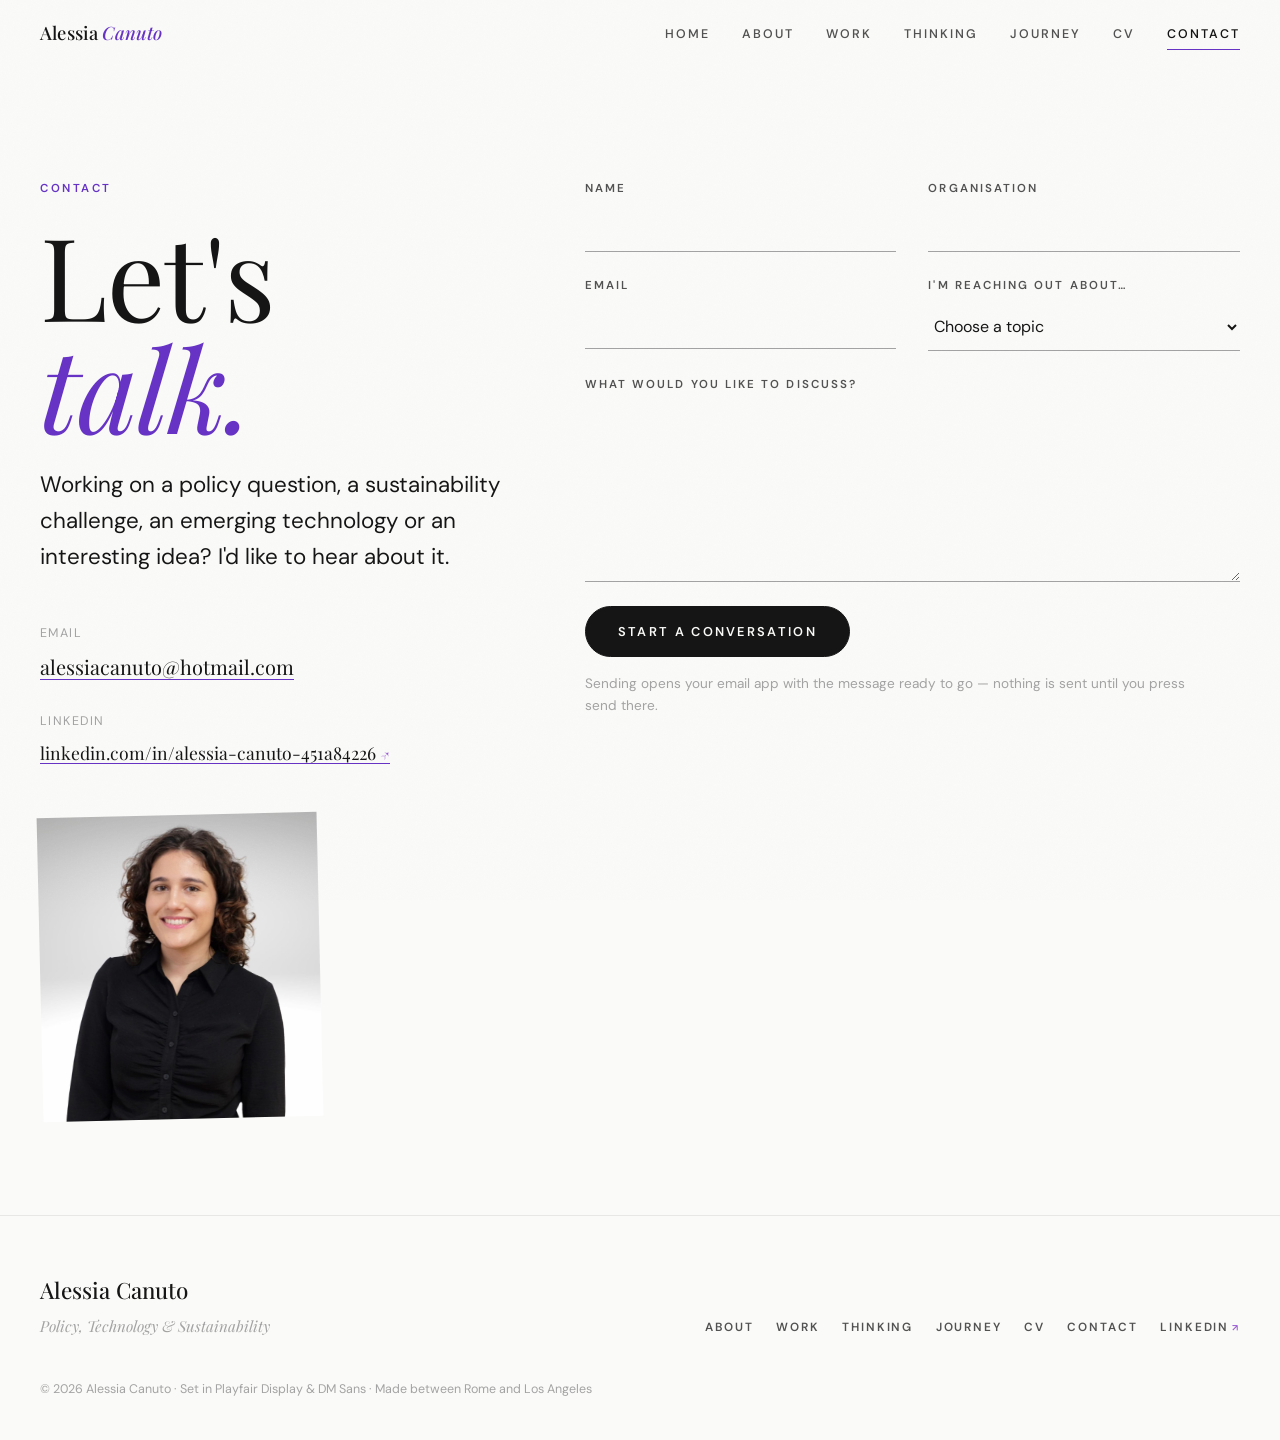
<file: contact.html>
<!DOCTYPE html>
<html lang="en">
<head>
  <meta charset="UTF-8">
  <meta name="viewport" content="width=device-width, initial-scale=1.0">

  <title>Contact | Alessia Canuto</title>
  <meta name="description" content="Get in touch with Alessia Canuto about policy, ESG and sustainability, AI governance, research, speaking or collaboration.">

  <link rel="preconnect" href="https://fonts.googleapis.com">
  <link rel="preconnect" href="https://fonts.gstatic.com" crossorigin>
  <link href="https://fonts.googleapis.com/css2?family=Playfair+Display:ital,wght@0,400..900;1,400..900&family=DM+Sans:ital,opsz,wght@0,9..40,400..700;1,9..40,400..700&family=Dancing+Script:wght@400..700&display=swap" rel="stylesheet">

  <link rel="icon" href="images/favicon.svg" type="image/svg+xml">
  <meta name="theme-color" content="#FFF8F3">
  <link rel="canonical" href="https://sehajroopsingh.github.io/alessia-website/contact.html">
  <meta property="og:type" content="website">
  <meta property="og:url" content="https://sehajroopsingh.github.io/alessia-website/contact.html">
  <meta property="og:image" content="https://sehajroopsingh.github.io/alessia-website/images/og-image.jpg">
  <meta property="og:image:width" content="1200">
  <meta property="og:image:height" content="630">
  <meta name="twitter:card" content="summary_large_image">
  <meta property="og:site_name" content="Alessia Canuto">
  <meta property="og:title" content="Contact | Alessia Canuto">
  <meta property="og:description" content="Get in touch with Alessia Canuto about policy, ESG and sustainability, AI governance, research, speaking or collaboration.">

  <link rel="stylesheet" href="css/style.css?v=39">
</head>
<body>

<a class="skip-link" href="#main">Skip to content</a>

<header class="site-header">
  <div class="container nav-bar">
    <a class="brand" href="index.html">Alessia <span>Canuto</span></a>
    <button class="nav-toggle" aria-expanded="false" aria-controls="nav-menu">Menu</button>
    <nav aria-label="Main navigation">
      <ul class="nav-links" id="nav-menu">
        <li><a href="index.html">Home</a></li>
        <li><a href="about.html">About</a></li>
        <li><a href="work.html">Work</a></li>
        <li><a href="thinking.html">Thinking</a></li>
        <li><a href="journey.html">Journey</a></li>
        <li><a href="cv.html">CV</a></li>
        <li><a href="contact.html" aria-current="page">Contact</a></li>
      </ul>
    </nav>
  </div>
</header>

<main id="main">

  <!-- ═══════════════════ CONTACT ═══════════════════ -->
  <section class="hero" aria-labelledby="contact-heading">
    <div class="container">
      <div class="split">

        <div>
          <span class="label reveal">Contact</span>
          <h1 id="contact-heading" class="display-xl" data-split>Let's <em class="u-draw">talk.</em></h1>
          <p class="lede reveal" style="margin-top: 1.5rem; max-width: 44ch;">
            Working on a policy question, a sustainability challenge, an emerging
            technology or an interesting idea? I'd like to hear about it.
          </p>

          <div class="reveal" style="margin-top: 3rem;">
            <p class="meta" style="margin-bottom: 0.4rem;">Email</p>
            <p style="font-family: var(--serif); font-size: 1.25rem; margin-bottom: 1.75rem;">
              <a class="u-draw" href="mailto:alessiacanuto@hotmail.com" style="color: var(--ink); text-decoration: none;">alessiacanuto@hotmail.com</a>
            </p>
            <p class="meta" style="margin-bottom: 0.4rem;">LinkedIn</p>
            <p style="font-family: var(--serif); font-size: 1.1rem;">
              <a class="u-draw" href="https://www.linkedin.com/in/alessia-canuto-451a84226" target="_blank" rel="noopener" style="color: var(--ink); text-decoration: none;">linkedin.com/in/alessia-canuto-451a84226</a>
            </p>
          </div>

          <div class="tilt-grid reveal" style="max-width: 280px; margin-top: 3rem;">
            <img src="images/portrait-secondary.jpg" alt="Alessia Canuto" loading="lazy" style="width: 100%; display: block;">
          </div>
        </div>

        <!-- ═══ CONTACT FORM ═══
             Choosing a topic pre-fills a suggested opening in the message box
             (fully editable — see js/main.js, section 6, to change the texts).
             Submitting opens the visitor's email app with everything filled in. -->
        <form class="form-grid reveal-stage form-assemble" data-cascade data-contact-form aria-label="Contact form" style="align-self: start;">
          <div class="form-field">
            <label for="name">Name</label>
            <input type="text" id="name" name="name" autocomplete="name" required>
          </div>
          <div class="form-field">
            <label for="organisation">Organisation</label>
            <input type="text" id="organisation" name="organisation" autocomplete="organization">
          </div>
          <div class="form-field">
            <label for="email">Email</label>
            <input type="email" id="email" name="email" autocomplete="email" required>
          </div>
          <div class="form-field">
            <label for="topic">I'm reaching out about…</label>
            <select id="topic" name="topic">
              <option value="" selected>Choose a topic</option>
              <option value="policy">Policy / Public Affairs</option>
              <option value="esg">ESG / Sustainability</option>
              <option value="ai">AI Governance</option>
              <option value="research">Research</option>
              <option value="speaking">Speaking / Events</option>
              <option value="collaboration">Collaboration</option>
              <option value="other">Other</option>
            </select>
          </div>
          <div class="form-field form-field--full">
            <label for="message">What would you like to discuss?</label>
            <textarea id="message" name="message" required></textarea>
          </div>
          <div class="form-field--full">
            <button class="btn btn--solid" type="submit">Start a conversation</button>
            <p class="form-note" style="margin-top: 1rem;" data-form-status aria-live="polite">
              Sending opens your email app with the message ready to go — nothing is sent
              until you press send there.
            </p>
          </div>
        </form>

      </div>
    </div>
  </section>

</main>

<footer class="site-footer">
  <div class="container">
    <div class="footer-grid">
      <div class="footer-brand">
        <div class="footer-name">Alessia Canuto</div>
        <div class="footer-role">Policy, Technology &amp; Sustainability</div>
      </div>
      <ul class="footer-links">
        <li><a href="about.html">About</a></li>
        <li><a href="work.html">Work</a></li>
        <li><a href="thinking.html">Thinking</a></li>
        <li><a href="journey.html">Journey</a></li>
        <li><a href="cv.html">CV</a></li>
        <li><a href="contact.html">Contact</a></li>
        <li><a href="https://www.linkedin.com/in/alessia-canuto-451a84226" target="_blank" rel="noopener">LinkedIn</a></li>
      </ul>
    </div>
    <p class="footer-copy">&copy; 2026 Alessia Canuto · Set in Playfair Display &amp; DM Sans · Made between Rome and Los Angeles</p>
  </div>
</footer>

<script src="js/main.js?v=39"></script>
</body>
</html>
</file>
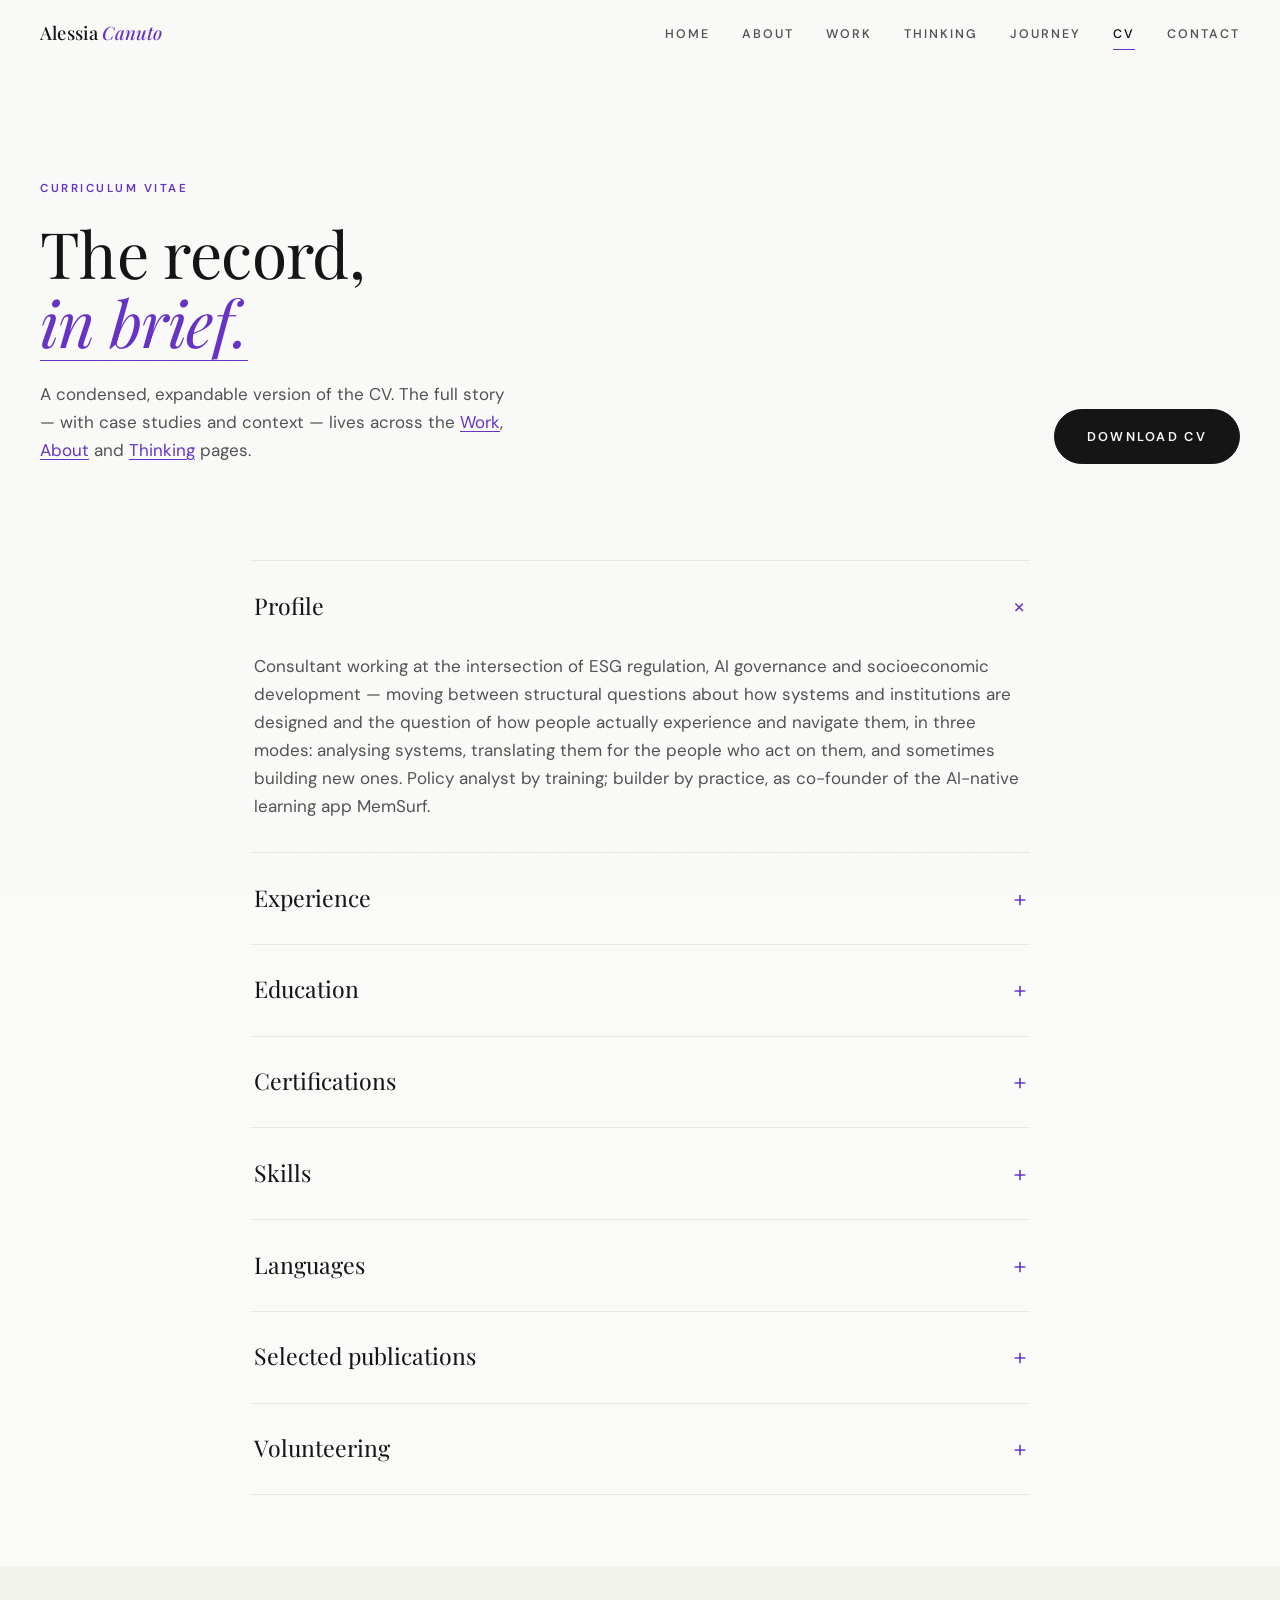
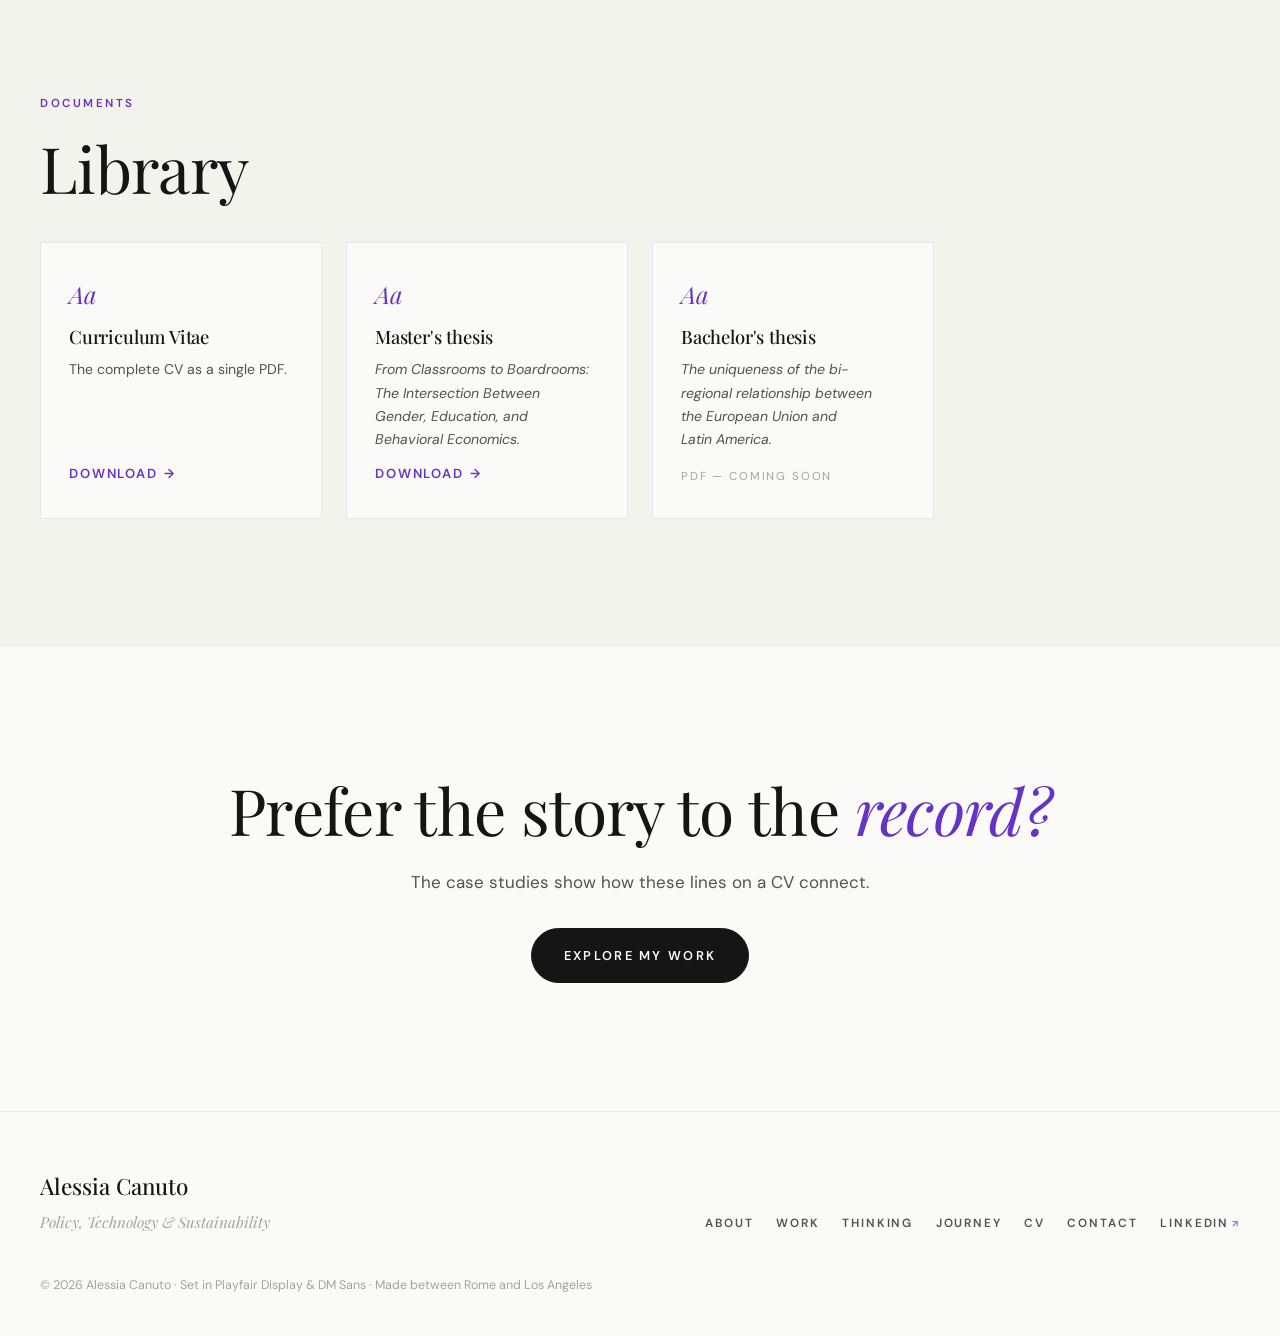
<file: cv.html>
<!DOCTYPE html>
<html lang="en">
<head>
  <meta charset="UTF-8">
  <meta name="viewport" content="width=device-width, initial-scale=1.0">

  <title>CV | Alessia Canuto</title>
  <meta name="description" content="Interactive CV of Alessia Canuto — experience, education, certifications, skills, languages and selected publications, with downloadable documents.">

  <link rel="preconnect" href="https://fonts.googleapis.com">
  <link rel="preconnect" href="https://fonts.gstatic.com" crossorigin>
  <link href="https://fonts.googleapis.com/css2?family=Playfair+Display:ital,wght@0,400..900;1,400..900&family=DM+Sans:ital,opsz,wght@0,9..40,400..700;1,9..40,400..700&family=Dancing+Script:wght@400..700&display=swap" rel="stylesheet">

  <link rel="icon" href="images/favicon.svg" type="image/svg+xml">
  <meta name="theme-color" content="#FFF8F3">
  <link rel="canonical" href="https://sehajroopsingh.github.io/alessia-website/cv.html">
  <meta property="og:type" content="website">
  <meta property="og:url" content="https://sehajroopsingh.github.io/alessia-website/cv.html">
  <meta property="og:image" content="https://sehajroopsingh.github.io/alessia-website/images/og-image.jpg">
  <meta property="og:image:width" content="1200">
  <meta property="og:image:height" content="630">
  <meta name="twitter:card" content="summary_large_image">
  <meta property="og:site_name" content="Alessia Canuto">
  <meta property="og:title" content="CV | Alessia Canuto">
  <meta property="og:description" content="Interactive CV of Alessia Canuto — experience, education, certifications, skills, languages and selected publications, with downloadable documents.">

  <link rel="stylesheet" href="css/style.css?v=39">
</head>
<body>

<a class="skip-link" href="#main">Skip to content</a>

<header class="site-header">
  <div class="container nav-bar">
    <a class="brand" href="index.html">Alessia <span>Canuto</span></a>
    <button class="nav-toggle" aria-expanded="false" aria-controls="nav-menu">Menu</button>
    <nav aria-label="Main navigation">
      <ul class="nav-links" id="nav-menu">
        <li><a href="index.html">Home</a></li>
        <li><a href="about.html">About</a></li>
        <li><a href="work.html">Work</a></li>
        <li><a href="thinking.html">Thinking</a></li>
        <li><a href="journey.html">Journey</a></li>
        <li><a href="cv.html" aria-current="page">CV</a></li>
        <li><a href="contact.html">Contact</a></li>
      </ul>
    </nav>
  </div>
</header>

<main id="main">

  <!-- ═══════════════════ PAGE INTRO ═══════════════════ -->
  <section class="hero" aria-labelledby="cv-heading">
    <div class="container">
      <div class="split" style="align-items: end;">
        <div>
          <span class="label reveal">Curriculum Vitae</span>
          <h1 id="cv-heading" class="display-l" data-split>The record, <em class="u-draw">in brief.</em></h1>
          <p class="body-copy reveal" style="margin-top: 1.5rem;">
            A condensed, expandable version of the CV. The full story — with case studies
            and context — lives across the <a href="work.html">Work</a>,
            <a href="about.html">About</a> and <a href="thinking.html">Thinking</a> pages.
          </p>
        </div>
        <div class="reveal" style="justify-self: end;">
          <a class="btn btn--solid" href="documents/alessia-canuto-cv.pdf" download>Download CV</a>
        </div>
      </div>
    </div>
  </section>

  <!-- ═══════════════════ EXPANDABLE CV SECTIONS ═══════════════════ -->
  <section class="section--tight" aria-label="CV sections" style="padding-top: 0;">
    <div class="container container--narrow">
      <div class="accordion reveal-stage" data-cascade>

        <details open>
          <summary>Profile</summary>
          <div class="accordion-body">
            <p>Consultant working at the intersection of ESG regulation, AI governance and
            socioeconomic development — moving between structural questions about how
            systems and institutions are designed and the question of how people actually
            experience and navigate them, in three modes: analysing systems, translating
            them for the people who act on them, and sometimes building new ones. Policy
            analyst by training; builder by practice, as co-founder of the AI-native
            learning app MemSurf.</p>
          </div>
        </details>

        <details>
          <summary>Experience</summary>
          <div class="accordion-body">

            <div class="case-part">
              <h3>MemSurf — Co-Founder &amp; Chief Operating Officer</h3>
              <p class="meta" style="margin-bottom: 0.5rem;">January 2026 – Present · Los Angeles / Remote</p>
              <p>AI-native edtech startup. Adaptive quiz architecture, lesson structures,
              product and content decisions, behavioural design, user interviews, Amplitude
              analytics, product strategy and experimentation. 100+ users across Italy and
              the US.</p>
            </div>

            <div class="case-part">
              <h3>Disal Consulting — Consultant</h3>
              <p class="meta" style="margin-bottom: 0.5rem;">August 2025 – Present · Rome</p>
              <p>B2B/B2C and ESG communication, CSRD/ESRS reporting (client: Aquafil — Scope
              1, 2 and 3, double materiality, filed via ESEF ahead of deadline), Tagetik
              data architecture, EcoVadis value-chain analysis, behavioural communication,
              organisational diagnostics, AI research and stakeholder engagement. Grew a
              42K-follower Instagram audience (+7% engagement over 10 months); ran 4
              webinars and 8 podcast episodes with EU stakeholders (+40% YoY attendance);
              contributed to organising ABCD, a national cross-sector event (1,398
              tickets, 52% attendance, 86% paid-ticket conversion).</p>
            </div>

            <div class="case-part">
              <h3>Center for Behavioral Decisions — Contributing Author</h3>
              <p class="meta" style="margin-bottom: 0.5rem;">November 2024 – Present · Prague / Remote</p>
              <p>Essays on behavioural economics and decision-making.</p>
            </div>

            <div class="case-part">
              <h3>Dreamocracy — Policy Researcher and Analyst</h3>
              <p class="meta" style="margin-bottom: 0.5rem;">June 2024 – July 2025 · Brussels</p>
              <p>Research on public-interest interventions and policy effectiveness,
              including behavioural drivers, incentives and institutional dynamics.
              Co-moderated a 70-attendee policy workshop on emotions in policymaking and
              designed its engagement tools and cards.</p>
            </div>

            <div class="case-part">
              <h3>The Astana Times — EU Columnist</h3>
              <p class="meta" style="margin-bottom: 0.5rem;">June 2023 – September 2024 · Astana / Remote</p>
              <p>Eight policy analysis columns on EU–Central Asia relations, sustainability,
              energy, development, gender and education.</p>
            </div>

            <div class="case-part">
              <h3>The Organization for World Peace — Senior / Junior Correspondent</h3>
              <p class="meta" style="margin-bottom: 0.5rem;">December 2022 – August 2023 · Toronto / Remote</p>
              <p>Fourteen articles on international law, humanitarian issues, gender, health
              and geopolitical conflict.</p>
            </div>

          </div>
        </details>

        <details>
          <summary>Education</summary>
          <div class="accordion-body">

            <div class="case-part">
              <h3>Luiss Guido Carli University + CIFE — Joint MA, Global Economic Governance and Public Affairs</h3>
              <p class="meta" style="margin-bottom: 0.5rem;">2023 – 2024 · 110/110 cum laude</p>
              <p>Relevant coursework: Sustainable Development, Sustainable Finance,
              Behavioural Economics and Decision Making.</p>
              <p>Master's thesis: <em>From Classrooms to Boardrooms: The Intersection Between
              Gender, Education, and Behavioral Economics</em>.</p>
            </div>

            <div class="case-part">
              <h3>Luiss Guido Carli University — BA, Philosophy, Politics and Economics</h3>
              <p class="meta" style="margin-bottom: 0.5rem;">2020 – 2023 · 110/110 cum laude</p>
              <p>Relevant coursework: Behavioural Public Policies, Political Economy of
              Development, Microeconomics, Statistics.</p>
              <p>Bachelor thesis: <em>The uniqueness of the bi-regional relationship between
              the European Union and Latin America</em>.</p>
            </div>

            <div class="case-part">
              <h3>Madama Louise (Luiss university newspaper) — Director</h3>
              <p class="meta" style="margin-bottom: 0.5rem;">December 2023 – June 2024 · Rome</p>
              <p>Led and coordinated four teams — editorial, executive, social and artistic
              — in content creation and project execution; guided them through conflict
              resolution and strategic planning.</p>
            </div>

            <div class="case-part">
              <h3>Luiss Women in Business — Press, PR &amp; Networking Committee</h3>
              <p class="meta" style="margin-bottom: 0.5rem;">October 2022 – June 2023 · Rome</p>
              <p>Planned networking events, guest lectures and workshops; advocated for
              gender diversity and equal opportunities in business through communications
              and media outreach.</p>
            </div>

            <div class="case-part">
              <h3>University of Edinburgh — Erasmus+ Student Exchange</h3>
              <p class="meta" style="margin-bottom: 0.5rem;">2022</p>
            </div>

            <div class="tilt-grid" style="display: grid; grid-template-columns: repeat(auto-fill, minmax(160px, 1fr)); gap: 1rem; margin-top: 1.5rem;">
              <img style="aspect-ratio: 1; object-fit: cover; width: 100%;" src="images/cv-master-graduation.jpg" alt="Master's graduation" loading="lazy">
              <img style="aspect-ratio: 1; object-fit: cover; width: 100%;" src="images/cv-bachelor-graduation.jpg" alt="Bachelor's graduation" loading="lazy">
              <img style="aspect-ratio: 1; object-fit: cover; width: 100%;" src="images/cv-university-leadership.jpg" alt="University and student leadership" loading="lazy">
            </div>

          </div>
        </details>

        <details>
          <summary>Certifications</summary>
          <div class="accordion-body">

            <div class="case-part">
              <h3>Policy Officer in European and International Organisations</h3>
              <p class="meta" style="margin-bottom: 0.5rem;">RNCP · EQF Level 7</p>
              <p>EU legislative monitoring, policy analysis, stakeholder mapping, coalition
              building, negotiation, project management, position papers, advocacy.
              <a href="documents/cert-policy-officer.pdf">Certificate</a></p>
            </div>

            <div class="case-part">
              <h3>CSRD Fundamentals</h3>
              <p class="meta" style="margin-bottom: 0.5rem;">CSRD Institute</p>
              <p>ESRS, disclosure requirements, double materiality, the updated Omnibus
              proposal. <a href="documents/cert-csrd.pdf">Certificate</a></p>
            </div>

            <div class="case-part">
              <h3>Further certifications</h3>
              <p>
                BETA — Behavioural Insights for Public Policy
                (<a href="documents/cert-beta.pdf">certificate</a>) ·
                McKinsey Forward Program
                (<a href="documents/cert-mckinsey-forward.pdf">certificate</a>) ·
                Google (<a href="documents/cert-google.pdf">certificate</a>) ·
                Psychology (<a href="documents/cert-psychology.pdf">certificate</a>) ·
                Social Norms, Social Change
                (<a href="documents/cert-social-norms.pdf">certificate</a>) ·
                Gamification (<a href="documents/cert-gamification.pdf">certificate</a>)
              </p>
            </div>

          </div>
        </details>

        <details>
          <summary>Skills</summary>
          <div class="accordion-body">
            <div class="case-part">
              <h3>Policy &amp; Research</h3>
              <p>Policy analysis · qualitative research · stakeholder research · regulatory analysis</p>
            </div>
            <div class="case-part">
              <h3>ESG &amp; Sustainability</h3>
              <p>CSRD · ESRS · double materiality · ESG reporting · sustainability communication</p>
            </div>
            <div class="case-part">
              <h3>Behaviour</h3>
              <p>Behavioural economics · cognitive bias · behavioural communication · stakeholder behaviour</p>
            </div>
            <div class="case-part">
              <h3>Data &amp; Technology</h3>
              <p>Python · Power BI · Tableau · Tagetik · Amplitude · Figma · Notion · Cursor · Antigravity</p>
            </div>
            <div class="case-part">
              <h3>Communication</h3>
              <p>Policy writing · strategic communication · editorial writing · stakeholder engagement</p>
            </div>
          </div>
        </details>

        <details>
          <summary>Languages</summary>
          <div class="accordion-body">
            <div class="case-part">
              <p><strong>Italian</strong> — Native<br>
              <strong>English</strong> — C1<br>
              <strong>French</strong> — B2<br>
              <strong>Spanish</strong> — A2<br>
              <strong>Hindi</strong> — A1</p>
            </div>
          </div>
        </details>

        <details>
          <summary>Selected publications</summary>
          <div class="accordion-body">
            <div class="case-part">
              <h3>Essays — Center for Behavioral Decisions</h3>
              <ul>
                <li><em>Feed the self, not just the shelf: The ROI of Happiness</em></li>
                <li><em>The Memory Market and Gut Feelings</em></li>
                <li><em>Every news story is biased: The only question is how</em></li>
              </ul>
            </div>
            <div class="case-part">
              <h3>Columns &amp; correspondence</h3>
              <ul>
                <li>8 EU policy columns — The Astana Times (2023–2024)</li>
                <li>14 articles — The Organization for World Peace (2022–2023)</li>
              </ul>
            </div>
            <div class="case-part">
              <h3>Academic research</h3>
              <ul>
                <li><em>From Classrooms to Boardrooms: The Intersection Between Gender,
                Education, and Behavioral Economics</em> — Master's thesis</li>
                <li><em>The uniqueness of the bi-regional relationship between the European
                Union and Latin America</em> — Bachelor thesis</li>
              </ul>
            </div>
          </div>
        </details>

        <details>
          <summary>Volunteering</summary>
          <div class="accordion-body">
            <div class="case-part">
              <h3>Save the Children Italy — Volunteer for Education</h3>
              <p class="meta" style="margin-bottom: 0.5rem;">November 2024 – Present</p>
              <p>Personalised online tutoring for students aged 9–18 from disadvantaged
              backgrounds — supporting motivation and reducing dropout risk, in
              collaboration with schools, families and community organisations, using
              evidence-based approaches to student engagement.</p>
            </div>
            <div class="case-part">
              <h3>Amnesty International — Student Volunteer</h3>
              <p class="meta" style="margin-bottom: 0.5rem;">September – December 2022 · Edinburgh</p>
              <p>Organised campaigns raising awareness and funds for victims of intimate
              partner violence, linking human rights advocacy to policy design.</p>
            </div>
          </div>
        </details>

      </div>
    </div>
  </section>

  <!-- ═══════════════════ DOCUMENT LIBRARY ═══════════════════
       When a file is ready: put the PDF in a documents/ folder and replace
       the "coming soon" line with
       <a class="text-link" href="documents/filename.pdf" download>Download</a> -->
  <section class="section--soft" aria-labelledby="docs-heading">
    <div class="container">
      <span class="label reveal">Documents</span>
      <h2 id="docs-heading" class="display-l reveal">Library</h2>

      <div class="doc-grid reveal-stage paper-cascade" data-cascade style="margin-top: 2.5rem;">
        <div class="doc-card">
          <span class="doc-icon">Aa</span>
          <h3>Curriculum Vitae</h3>
          <p>The complete CV as a single PDF.</p>
          <a class="text-link" href="documents/alessia-canuto-cv.pdf" download>Download</a>
        </div>
        <div class="doc-card">
          <span class="doc-icon">Aa</span>
          <h3>Master's thesis</h3>
          <p><em>From Classrooms to Boardrooms: The Intersection Between Gender, Education,
          and Behavioral Economics.</em></p>
          <a class="text-link" href="documents/masters-thesis.pdf" download>Download</a>
        </div>
        <div class="doc-card">
          <span class="doc-icon">Aa</span>
          <h3>Bachelor's thesis</h3>
          <p><em>The uniqueness of the bi-regional relationship between the European Union
          and Latin America.</em></p>
          <span class="doc-status">PDF — coming soon</span>
        </div>
      </div>
    </div>
  </section>

  <!-- ═══════════════════ CLOSING CTA ═══════════════════ -->
  <section aria-labelledby="cv-cta-heading">
    <div class="container" style="text-align: center;">
      <h2 id="cv-cta-heading" class="display-l reveal">Prefer the story to the <em>record?</em></h2>
      <p class="body-copy reveal" style="margin-inline: auto;">
        The case studies show how these lines on a CV connect.
      </p>
      <div class="reveal" style="margin-top: 2rem;">
        <a class="btn btn--solid" href="work.html">Explore my work</a>
      </div>
    </div>
  </section>

</main>

<footer class="site-footer">
  <div class="container">
    <div class="footer-grid">
      <div class="footer-brand">
        <div class="footer-name">Alessia Canuto</div>
        <div class="footer-role">Policy, Technology &amp; Sustainability</div>
      </div>
      <ul class="footer-links">
        <li><a href="about.html">About</a></li>
        <li><a href="work.html">Work</a></li>
        <li><a href="thinking.html">Thinking</a></li>
        <li><a href="journey.html">Journey</a></li>
        <li><a href="cv.html">CV</a></li>
        <li><a href="contact.html">Contact</a></li>
        <li><a href="https://www.linkedin.com/in/alessia-canuto-451a84226" target="_blank" rel="noopener">LinkedIn</a></li>
      </ul>
    </div>
    <p class="footer-copy">&copy; 2026 Alessia Canuto · Set in Playfair Display &amp; DM Sans · Made between Rome and Los Angeles</p>
  </div>
</footer>

<script src="js/main.js?v=39"></script>
</body>
</html>
</file>
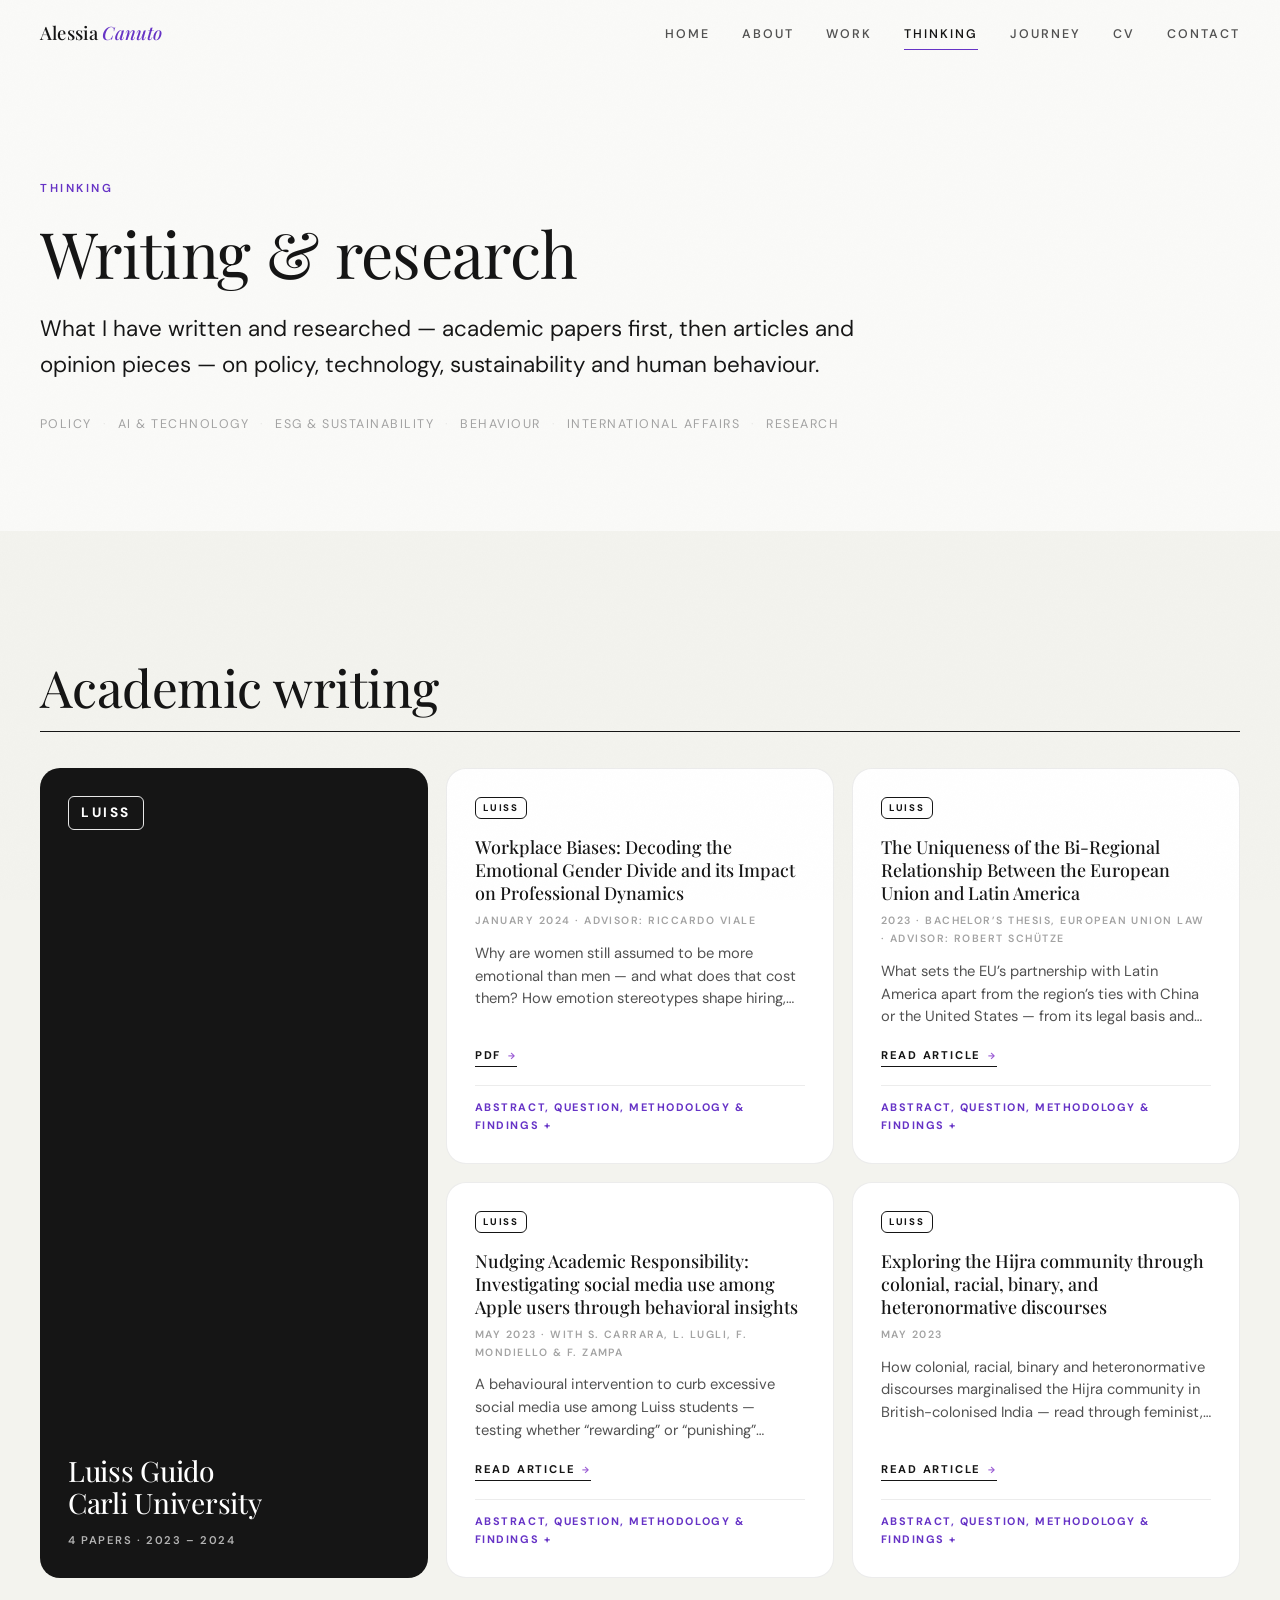
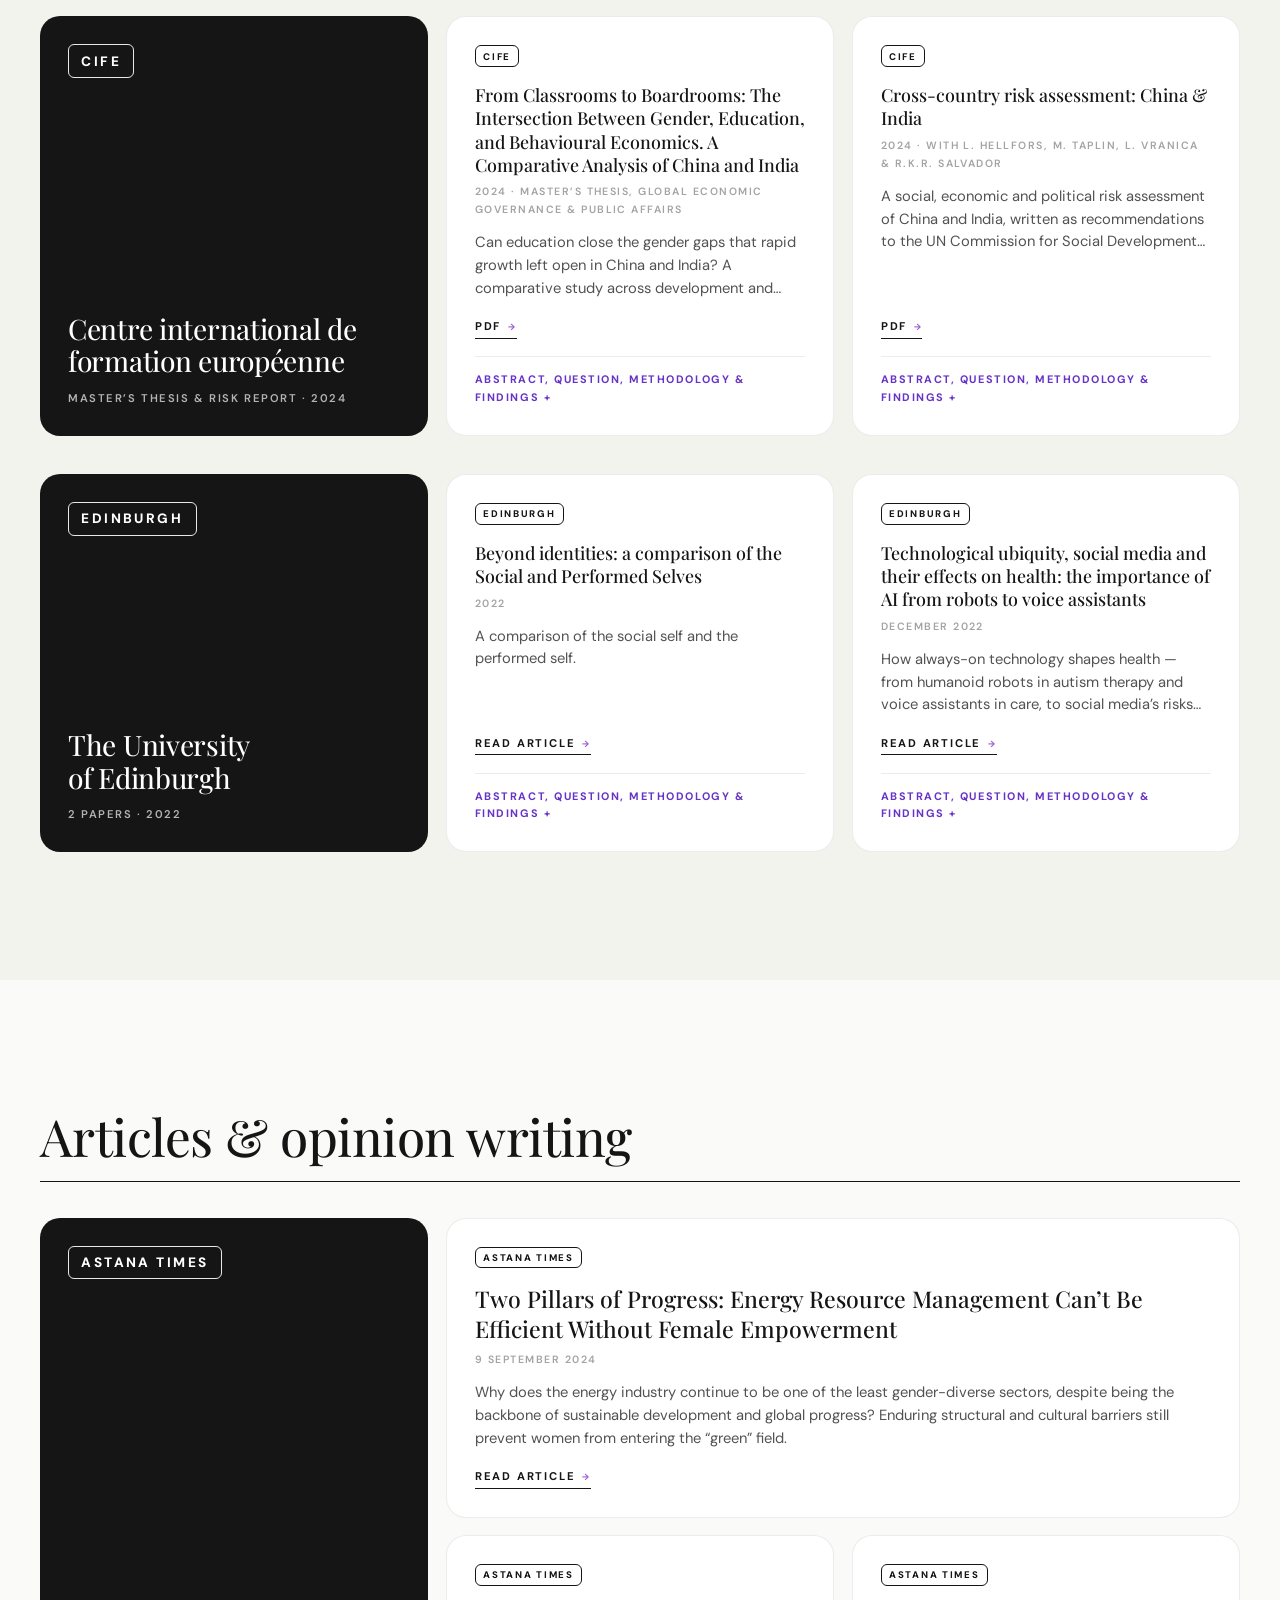
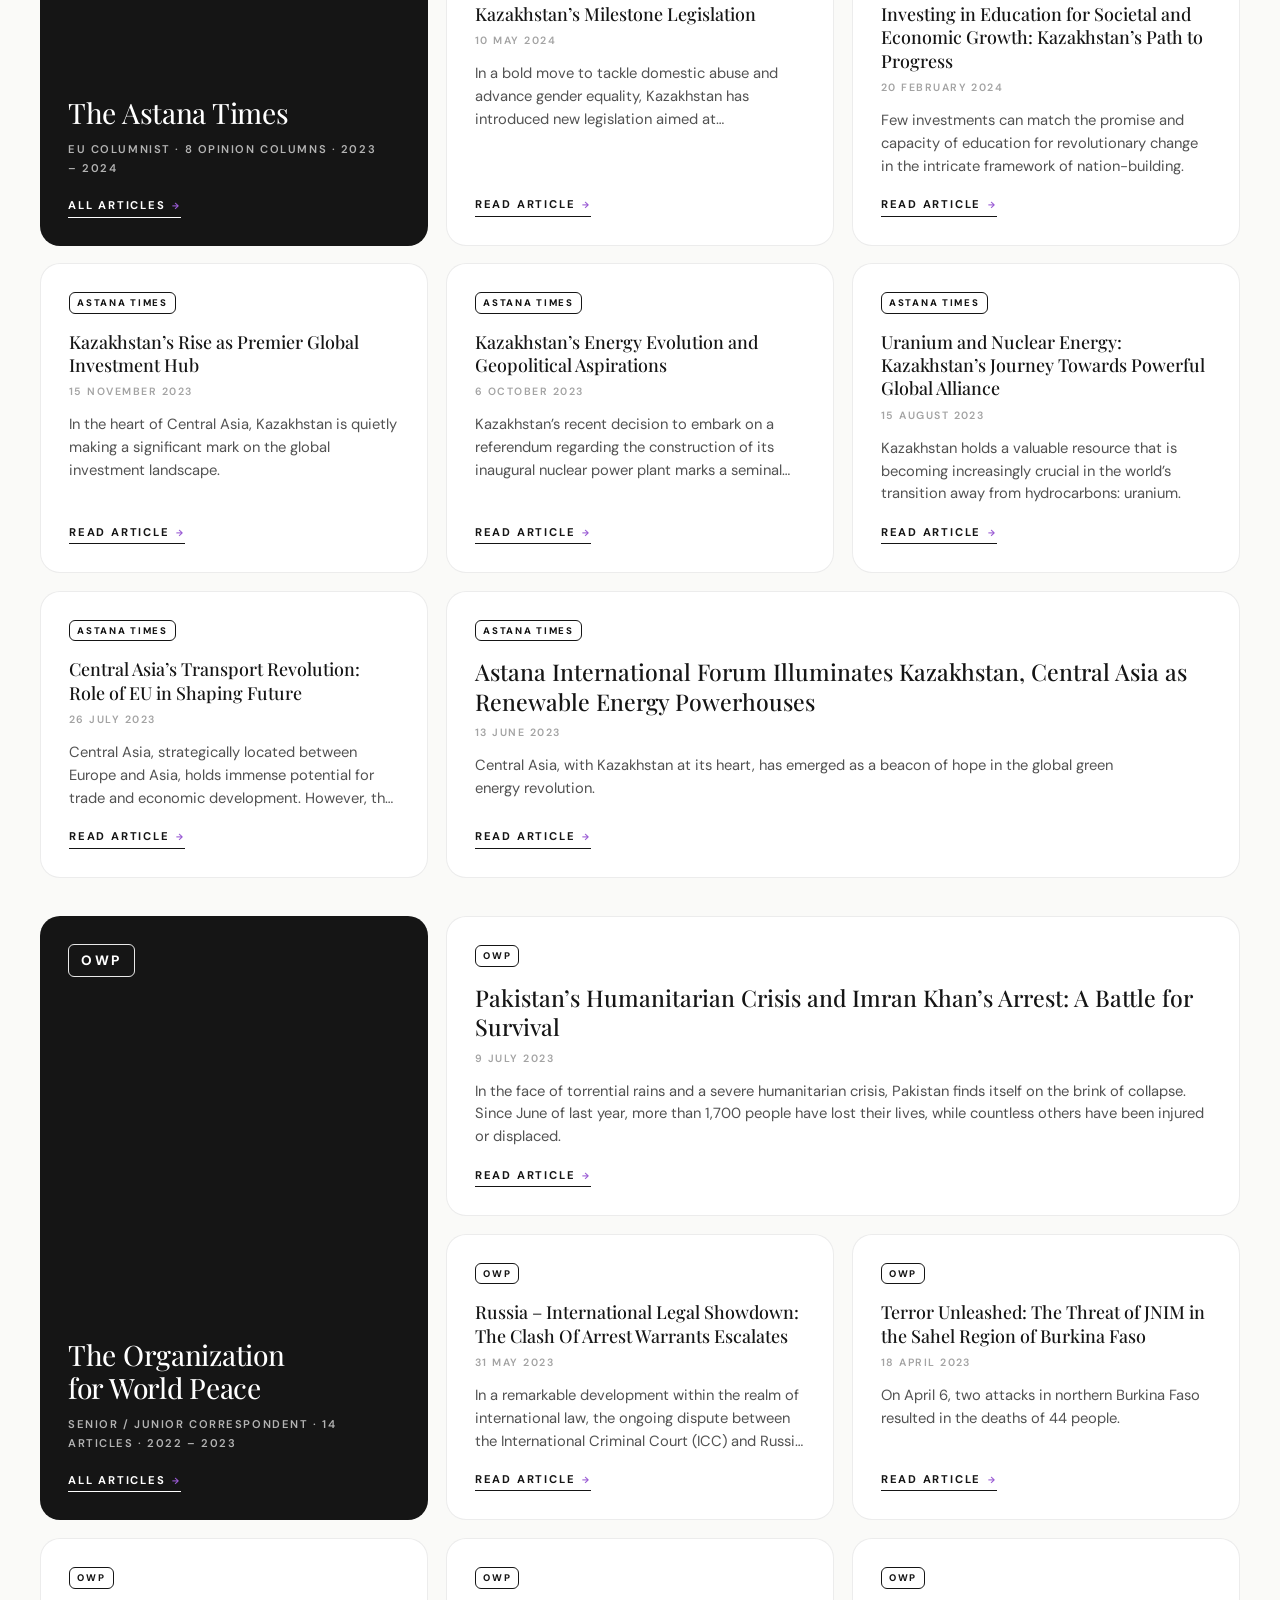
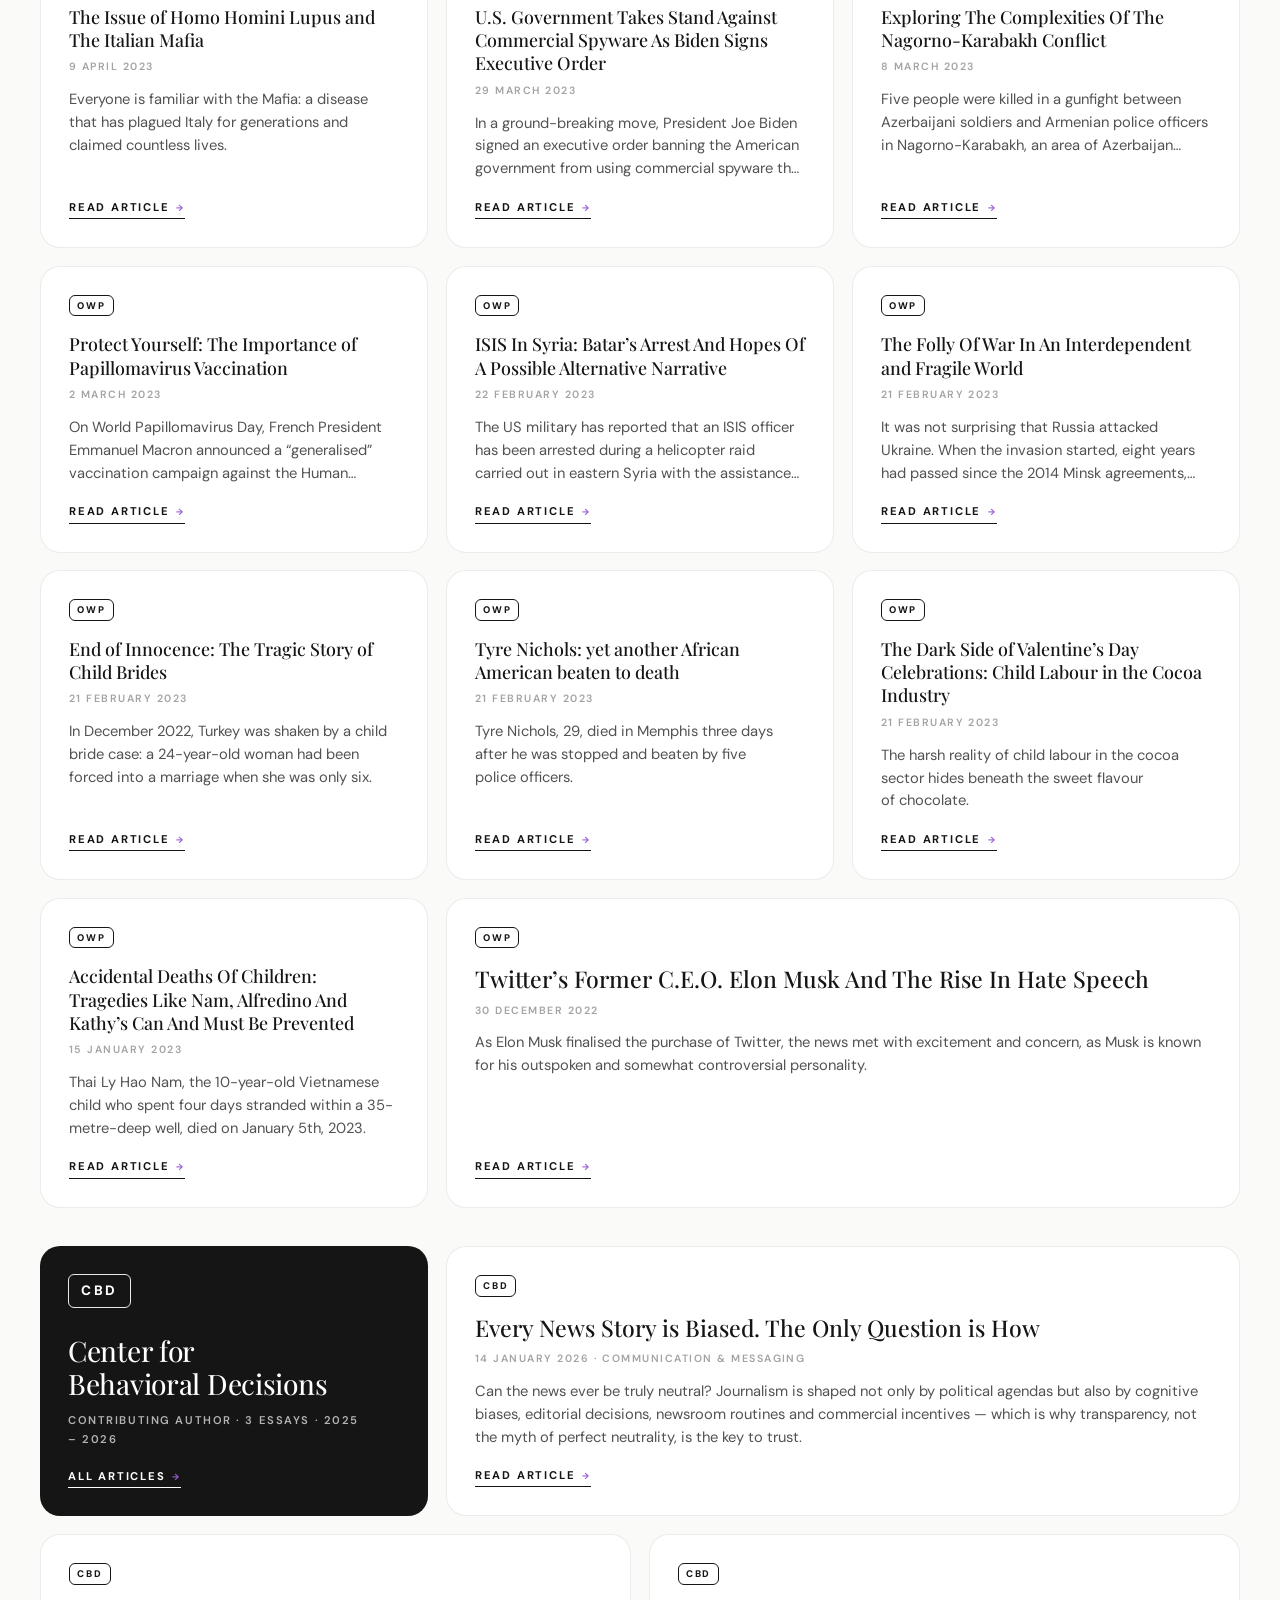
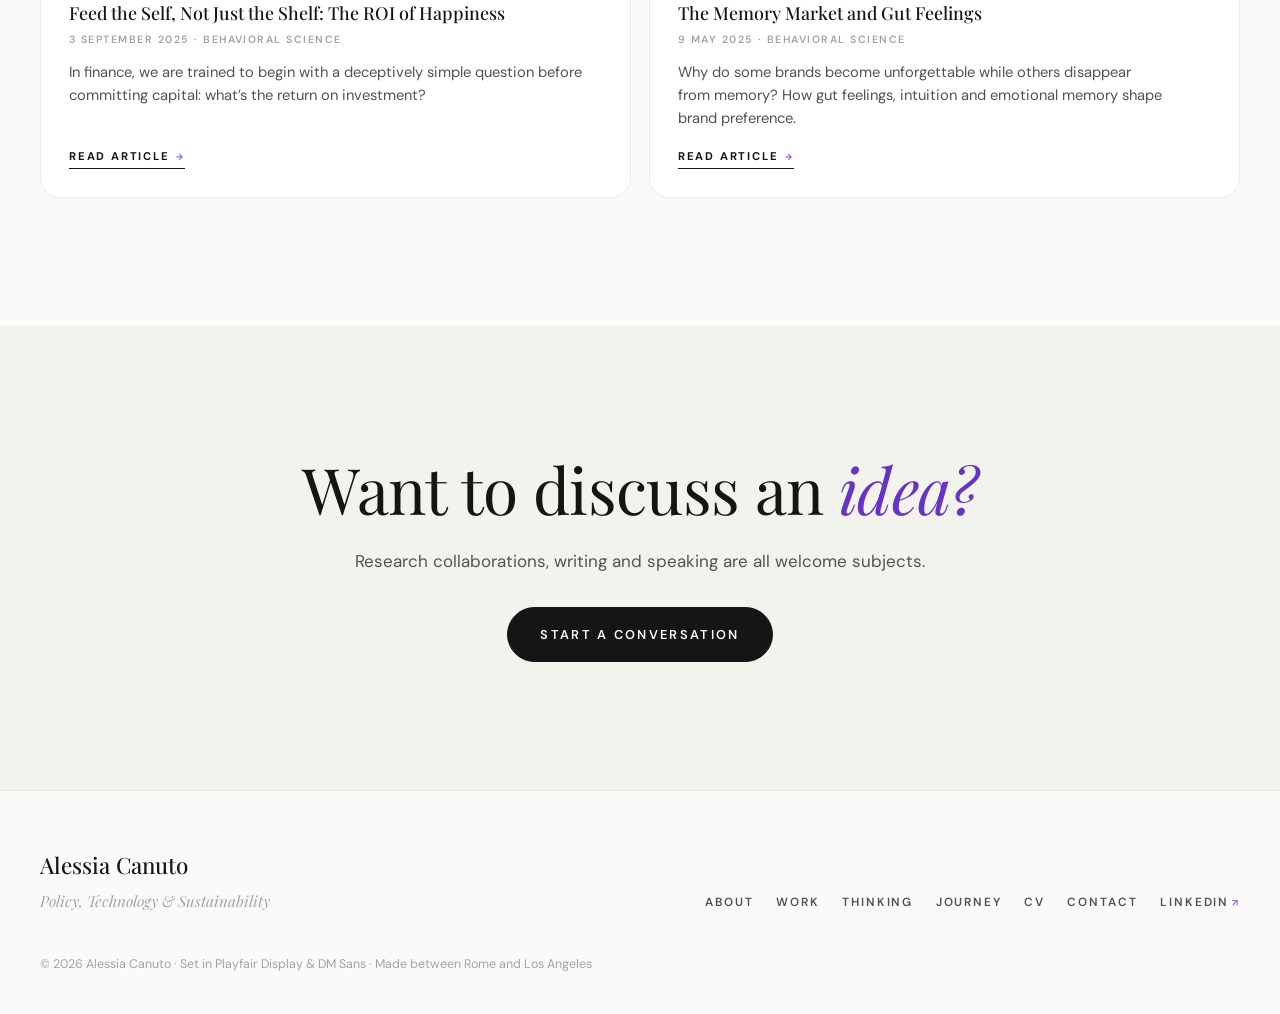
<file: thinking.html>
<!DOCTYPE html>
<html lang="en">
<head>
  <meta charset="UTF-8">
  <meta name="viewport" content="width=device-width, initial-scale=1.0">

  <title>Thinking | Alessia Canuto</title>
  <meta name="description" content="Research, writing and ideas from Alessia Canuto about policy, technology, sustainability and human behaviour.">

  <link rel="preconnect" href="https://fonts.googleapis.com">
  <link rel="preconnect" href="https://fonts.gstatic.com" crossorigin>
  <link href="https://fonts.googleapis.com/css2?family=Playfair+Display:ital,wght@0,400..900;1,400..900&family=DM+Sans:ital,opsz,wght@0,9..40,400..700;1,9..40,400..700&family=Dancing+Script:wght@400..700&display=swap" rel="stylesheet">

  <link rel="icon" href="images/favicon.svg" type="image/svg+xml">
  <meta name="theme-color" content="#FFF8F3">
  <link rel="canonical" href="https://sehajroopsingh.github.io/alessia-website/thinking.html">
  <meta property="og:type" content="website">
  <meta property="og:url" content="https://sehajroopsingh.github.io/alessia-website/thinking.html">
  <meta property="og:image" content="https://sehajroopsingh.github.io/alessia-website/images/og-image.jpg">
  <meta property="og:image:width" content="1200">
  <meta property="og:image:height" content="630">
  <meta name="twitter:card" content="summary_large_image">
  <meta property="og:site_name" content="Alessia Canuto">
  <meta property="og:title" content="Thinking | Alessia Canuto">
  <meta property="og:description" content="Research, writing and ideas from Alessia Canuto about policy, technology, sustainability and human behaviour.">

  <link rel="stylesheet" href="css/style.css?v=39">
</head>
<body>

<a class="skip-link" href="#main">Skip to content</a>

<header class="site-header">
  <div class="container nav-bar">
    <a class="brand" href="index.html">Alessia <span>Canuto</span></a>
    <button class="nav-toggle" aria-expanded="false" aria-controls="nav-menu">Menu</button>
    <nav aria-label="Main navigation">
      <ul class="nav-links" id="nav-menu">
        <li><a href="index.html">Home</a></li>
        <li><a href="about.html">About</a></li>
        <li><a href="work.html">Work</a></li>
        <li><a href="thinking.html" aria-current="page">Thinking</a></li>
        <li><a href="journey.html">Journey</a></li>
        <li><a href="cv.html">CV</a></li>
        <li><a href="contact.html">Contact</a></li>
      </ul>
    </nav>
  </div>
</header>

<main id="main">

  <!-- ═══════════════════ PAGE INTRO ═══════════════════ -->
  <section class="hero" aria-labelledby="thinking-heading">
    <div class="container">
      <span class="label reveal">Thinking</span>
      <h1 id="thinking-heading" class="display-l" data-split>Writing &amp; research</h1>
      <p class="lede reveal" style="margin-top: 1.5rem; max-width: 56ch;">
        What I have written and researched — academic papers first, then articles and
        opinion pieces — on policy, technology, sustainability and human behaviour.
      </p>
      <p class="meta reveal" style="margin-top: 2rem;">
        Policy <span class="sep">·</span> AI &amp; Technology <span class="sep">·</span>
        ESG &amp; Sustainability <span class="sep">·</span> Behaviour <span class="sep">·</span>
        International Affairs <span class="sep">·</span> Research
      </p>
    </div>
  </section>

  <!-- ═══════════════════ ACADEMIC WRITING ═══════════════════
       A bento archive grouped by institution. Each card: logo, title, date,
       a short summary and a link (PDF or Read article). Academic cards also
       open to show the abstract, research question, methodology and key
       findings — drawn from each paper's own text.
       To add a paper: copy one whole <article class="bento-card"> block into
       its institution's group. bento-card--wide makes a card twice as wide. -->
  <section class="section--soft" aria-labelledby="academic-heading">
    <div class="container">
      <h2 id="academic-heading" class="bento-heading reveal">Academic writing</h2>

      <!-- ─────────────── LUISS GUIDO CARLI UNIVERSITY ─────────────── -->
      <div class="bento reveal-stage" data-cascade>
        <div class="bento-org bento-org--tall">
          <!-- LOGO: to show the official logo, replace the <span class="org-mark"> below with
               <img class="org-logo" src="images/logo-luiss.png" alt="Luiss Guido Carli University"> -->
          <span class="org-mark org-mark--luiss org-mark--lg">Luiss</span>
          <h3>Luiss Guido Carli University</h3>
          <p>4 papers · 2023 – 2024</p>
        </div>
        <article class="bento-card">
          <span class="org-mark org-mark--luiss">Luiss</span>
          <h4>Workplace Biases: Decoding the Emotional Gender Divide and its Impact on Professional Dynamics</h4>
          <p class="bento-date">January 2024 · Advisor: Riccardo Viale</p>
          <p class="bento-summary">Why are women still assumed to be more emotional than men — and what does that cost them? How emotion stereotypes shape hiring, promotions and salary negotiations.</p>
          <a class="bento-link" href="documents/paper-emotional-gender-divide.pdf" target="_blank" rel="noopener">PDF</a>
          <details class="bento-more">
            <summary>Abstract, question, methodology &amp; findings</summary>
            <div class="bento-more-grid">
              <div><h5>Abstract</h5><p>This paper explores the pervasive stereotypes surrounding emotionality in gender dynamics, particularly within workplace settings. Despite the progress women have made in educational attainment and professional opportunities, gender biases persist, often manifesting in perceptions that women are inherently more emotional than men. This study critically analyzes the implications of these stereotypes for women in leadership positions, focusing on how they influence decision-making processes, hiring practices, promotions, and salary negotiations. Through a dual lens of statistical discrimination and gendered social norms, we examine the detrimental effects of emotionality stereotypes on women’s career advancement and organizational effectiveness. Additionally, we discuss the complexities of gender norms that shape emotional expressions and the biases that arise from them. By highlighting the limitations of existing research, particularly concerning diversity in study populations, the research advocates for a more inclusive approach to understanding gender-emotion dynamics and their broader implications for equality in the workplace.</p></div>
              <div><h5>Research question</h5><p>To what extent do stereotypes about emotional differences between genders shape decisions in the workplace — in hiring, promotions and salary negotiations?</p></div>
              <div><h5>Methodology</h5><p>A critical review of behavioural and economic research, read through two lenses — statistical discrimination and gendered social norms — including how anger, sadness and self-promotion are perceived depending on status and gender.</p></div>
              <div><h5>Key findings</h5><p>Emotion stereotypes distort recruitment, pay and promotion, and leave women caught between competence and likeability. Real change means redefining the norms that govern behaviour, not only personal beliefs — for example by building debiased judgement procedures into organisational training.</p></div>
            </div>
          </details>
        </article>
        <article class="bento-card">
          <span class="org-mark org-mark--luiss">Luiss</span>
          <h4>The Uniqueness of the Bi-Regional Relationship Between the European Union and Latin America</h4>
          <p class="bento-date">2023 · Bachelor’s thesis, European Union law · Advisor: Robert Schütze</p>
          <p class="bento-summary">What sets the EU’s partnership with Latin America apart from the region’s ties with China or the United States — from its legal basis and Mercosur to sustainable development, trade and security.</p>
          <a class="bento-link" href="https://tesi.luiss.it/37010/" target="_blank" rel="noopener">Read article</a>
          <details class="bento-more">
            <summary>Abstract, question, methodology &amp; findings</summary>
            <div class="bento-more-grid">
              <div><h5>Abstract</h5><p>The European Union offers Latin America a wider range of external relations than China or the United States — from development cooperation and political dialogue to free trade agreements and coordination on global issues. This thesis examines the EU as a regional actor, the Latin American region and the concept of regionalism in international law: the origins and legal basis of the bi-regional partnership, its main instruments and agreements, and its evolution through Mercosur, foreign and security policy, sustainable development, and trade and investment.</p></div>
              <div><h5>Research question</h5><p>What makes the bi-regional relationship between the European Union and Latin America unique — and what can each side offer the other?</p></div>
              <div><h5>Methodology</h5><p>Legal and comparative analysis: regionalism in international law, the partnership’s legal basis, instruments and agreements, and comparative regionalism across foreign and security policy, sustainable development, and trade and investment.</p></div>
              <div><h5>Key findings</h5><p>European cooperation increasingly reads as an offer of partnership for local development rather than poverty relief. Tensions remain — Latin American reindustrialisation against Europe’s need for raw materials such as lithium, and climate goals against the EU–Mercosur agreement — and to counterbalance China the EU must back shared principles with real financial incentives.</p></div>
            </div>
          </details>
        </article>
        <article class="bento-card">
          <span class="org-mark org-mark--luiss">Luiss</span>
          <h4>Nudging Academic Responsibility: Investigating social media use among Apple users through behavioral insights</h4>
          <p class="bento-date">May 2023 · With S. Carrara, L. Lugli, F. Mondiello &amp; F. Zampa</p>
          <p class="bento-summary">A behavioural intervention to curb excessive social media use among Luiss students — testing whether “rewarding” or “punishing” messages better nudge them towards Apple’s Screen Time controls.</p>
          <a class="bento-link" href="https://doi.org/10.13140/RG.2.2.12970.22724" target="_blank" rel="noopener">Read article</a>
          <details class="bento-more">
            <summary>Abstract, question, methodology &amp; findings</summary>
            <div class="bento-more-grid">
              <div><h5>Abstract</h5><p>The pervasive use of social media among university students has raised significant concerns regarding its impact on academic performance and overall well-being. This paper investigates the excessive time spent on social media platforms, particularly among Luiss University students using Apple mobile devices, and proposes a behavioral intervention aimed at reducing this phenomenon. Utilizing the COM-B framework, which emphasizes the interplay of capability, opportunity, and motivation, we establish a baseline for social media usage through a short survey. The intervention employs targeted advertisements to enhance awareness of Apple’s screen time control features, encouraging students to prioritize their academic responsibilities over social media engagement. Our findings indicate a clear preference for “rewarding” advertisements over “punishing” ones, suggesting that positive reinforcement is more effective in promoting responsible media use.</p></div>
              <div><h5>Research question</h5><p>How can more students be nudged to use Apple’s screen-time controls to limit the time they spend on social media?</p></div>
              <div><h5>Methodology</h5><p>The COM-B framework (capability, opportunity, motivation); a short survey to set a baseline of social media use; and targeted advertisements raising awareness of Apple’s screen-time features, comparing “rewarding” and “punishing” framings.</p></div>
              <div><h5>Key findings</h5><p>Students clearly preferred “rewarding” advertisements over “punishing” ones — positive reinforcement is the more effective nudge towards responsible media use.</p></div>
            </div>
          </details>
        </article>
        <article class="bento-card">
          <span class="org-mark org-mark--luiss">Luiss</span>
          <h4>Exploring the Hijra community through colonial, racial, binary, and heteronormative discourses</h4>
          <p class="bento-date">May 2023</p>
          <p class="bento-summary">How colonial, racial, binary and heteronormative discourses marginalised the Hijra community in British-colonised India — read through feminist, postcolonial and intersectional lenses.</p>
          <a class="bento-link" href="https://doi.org/10.13140/RG.2.2.34230.10562" target="_blank" rel="noopener">Read article</a>
          <details class="bento-more">
            <summary>Abstract, question, methodology &amp; findings</summary>
            <div class="bento-more-grid">
              <div><h5>Abstract</h5><p>This paper examines the intersection of colonial, racial, binary, and heteronormative discourses affecting the Hijra community in British-colonized India. Using feminist and postcolonial frameworks, it explores the marginalization and demonization of Hijras, analyzing how they have been portrayed as deviant within patriarchal and colonial narratives. The discussion employs Kimberlé Crenshaw’s intersectionality framework to dissect the multifaceted discrimination Hijras faced, considering structural, political, and representational intersections. Moreover, this study investigates the combined impact of the male and colonizer gazes, exemplified by British portrayals that framed Hijras as exoticized or dehumanized figures, reinforcing the colonial agenda of erasure.</p></div>
              <div><h5>Research question</h5><p>How did colonial, racial, binary and heteronormative discourses shape the marginalisation of the Hijra community in British-colonised India?</p></div>
              <div><h5>Methodology</h5><p>Feminist and postcolonial analysis using Kimberlé Crenshaw’s intersectionality framework (structural, political and representational), applied to literature, media and colonial policy such as the Criminal Tribes Act and Section 377.</p></div>
              <div><h5>Key findings</h5><p>Colonial criminalisation curtailed Hijras’ social and economic roles, while British portrayals exoticised or dehumanised them. The community’s resilience challenges the binaries and hegemonic masculinities imposed by colonial powers — central to broader movements for identity reclamation in postcolonial societies.</p></div>
            </div>
          </details>
        </article>
      </div>

      <!-- ─────────────── CENTRE INTERNATIONAL DE FORMATION EUROPÉENNE ─────────────── -->
      <div class="bento reveal-stage" data-cascade>
        <div class="bento-org">
          <!-- LOGO: to show the official logo, replace the <span class="org-mark"> below with
               <img class="org-logo" src="images/logo-cife.png" alt="Centre international de formation européenne"> -->
          <span class="org-mark org-mark--cife org-mark--lg">CIFE</span>
          <h3>Centre international de formation européenne</h3>
          <p>Master’s thesis &amp; risk report · 2024</p>
        </div>
        <article class="bento-card">
          <span class="org-mark org-mark--cife">CIFE</span>
          <h4>From Classrooms to Boardrooms: The Intersection Between Gender, Education, and Behavioural Economics. A Comparative Analysis of China and India</h4>
          <p class="bento-date">2024 · Master’s thesis, Global Economic Governance &amp; Public Affairs</p>
          <p class="bento-summary">Can education close the gender gaps that rapid growth left open in China and India? A comparative study across development and behavioural economics that proposes localised nudge units.</p>
          <a class="bento-link" href="https://www.ie-ei.eu/Ressources/FCK/image/Theses/2024/GEGPA_Canuto_Thesis_2024.pdf" target="_blank" rel="noopener">PDF</a>
          <details class="bento-more">
            <summary>Abstract, question, methodology &amp; findings</summary>
            <div class="bento-more-grid">
              <div><h5>Abstract</h5><p>This thesis examines the impact of education on improving women’s conditions in China and India, focusing on the disparity between the two countries’ rapid economic growth and the persistent gender inequalities in the labour market. Despite significant advancements in GDP, both nations continue to experience substantial gender discrimination in employment and wages. Operating within a multidisciplinary approach that combines development economics with behavioural economics, this research investigates the effectiveness of education as a tool to bridge gender gaps. The methodology includes a comparative analysis of educational policies and labour market trends in China and India, supported by both quantitative data and qualitative case studies.</p></div>
              <div><h5>Research question</h5><p>Do educational and demographic interventions actually contribute to gender equality and sustainable development — or do they merely correlate with economic growth?</p></div>
              <div><h5>Methodology</h5><p>A multidisciplinary, qualitative and comparative study of education policies for women and girls in China and India from the early 1970s to 2022 — drawing on reports, policy documents and data from the UN, UNESCO, the World Bank and the IMF, alongside case studies, with triangulation across sources.</p></div>
              <div><h5>Key findings</h5><p>Education has improved women’s socio-economic status, but structural biases and social norms still hold back their progress and access to work. The thesis proposes localised nudge units to run behavioural interventions against gender bias in the labour market — a practical framework for making education policy work harder.</p></div>
            </div>
          </details>
        </article>
        <article class="bento-card">
          <span class="org-mark org-mark--cife">CIFE</span>
          <h4>Cross-country risk assessment: China &amp; India</h4>
          <p class="bento-date">2024 · With L. Hellfors, M. Taplin, L. Vranica &amp; R.K.R. Salvador</p>
          <p class="bento-summary">A social, economic and political risk assessment of China and India, written as recommendations to the UN Commission for Social Development on where support for decent work is needed most.</p>
          <a class="bento-link" href="https://developingfinance.org/download/cife-2023-2024/Cross-country%20Risk%20Report_final.pdf" target="_blank" rel="noopener">PDF</a>
          <details class="bento-more">
            <summary>Abstract, question, methodology &amp; findings</summary>
            <div class="bento-more-grid">
              <div><h5>Abstract</h5><p>Written for the UN Commission for Social Development’s priority theme, “full and productive employment and decent work for all”, the report analyses social, economic and political risk factors in the People’s Republic of China and the Republic of India, to recommend how aid should be distributed between the sectors facing the highest levels of risk.</p></div>
              <div><h5>Research question</h5><p>Which sectors in China and India face the highest risk to full and productive employment and decent work — and where should aid go?</p></div>
              <div><h5>Methodology</h5><p>A cross-country risk analysis in five parts — population health and happiness, political stability, current economic status, projected growth, and investment recommendations — drawing on indicators such as the World Happiness Report, the Human Development Index, unemployment, FDI and purchasing power parity.</p></div>
              <div><h5>Key findings</h5><p>India faces especially high levels of risk: an HDI ranking of 134th, 6.8% unemployment and an increasingly unstable political environment. The report recommends investing in small business development, job training and primary education, through direct partnerships with regional governments and local non-profits.</p></div>
            </div>
          </details>
        </article>
      </div>

      <!-- ─────────────── THE UNIVERSITY OF EDINBURGH ─────────────── -->
      <div class="bento reveal-stage" data-cascade>
        <div class="bento-org">
          <!-- LOGO: to show the official logo, replace the <span class="org-mark"> below with
               <img class="org-logo" src="images/logo-edinburgh.png" alt="The University of Edinburgh"> -->
          <span class="org-mark org-mark--edinburgh org-mark--lg">Edinburgh</span>
          <h3>The University of Edinburgh</h3>
          <p>2 papers · 2022</p>
        </div>
        <article class="bento-card">
          <span class="org-mark org-mark--edinburgh">Edinburgh</span>
          <h4>Beyond identities: a comparison of the Social and Performed Selves</h4>
          <p class="bento-date">2022</p>
          <p class="bento-summary">A comparison of the social self and the performed self.</p>
          <a class="bento-link" href="https://doi.org/10.13140/RG.2.2.31366.18242" target="_blank" rel="noopener">Read article</a>
          <details class="bento-more">
            <!-- ✏️ EDIT ME: the paper isn't readable online, so these four are placeholders — fill them in from the paper. -->
            <summary>Abstract, question, methodology &amp; findings</summary>
            <div class="bento-more-grid">
              <div><h5>Abstract</h5><p><em>To be added.</em></p></div>
              <div><h5>Research question</h5><p><em>To be added.</em></p></div>
              <div><h5>Methodology</h5><p><em>To be added.</em></p></div>
              <div><h5>Key findings</h5><p><em>To be added.</em></p></div>
            </div>
          </details>
        </article>
        <article class="bento-card">
          <span class="org-mark org-mark--edinburgh">Edinburgh</span>
          <h4>Technological ubiquity, social media and their effects on health: the importance of AI from robots to voice assistants</h4>
          <p class="bento-date">December 2022</p>
          <p class="bento-summary">How always-on technology shapes health — from humanoid robots in autism therapy and voice assistants in care, to social media’s risks for people with eating disorders.</p>
          <a class="bento-link" href="https://www.researchgate.net/publication/386493069_Technological_ubiquity_social_media_and_their_effects_on_health_the_importance_of_AI_from_robots_to_voice_assistants" target="_blank" rel="noopener">Read article</a>
          <details class="bento-more">
            <summary>Abstract, question, methodology &amp; findings</summary>
            <div class="bento-more-grid">
              <div><h5>Abstract</h5><p>This essay explores the multifaceted impacts of technological ubiquity on individuals affected by autism and eating disorders, highlighting how digitalization shapes their experiences and healthcare interactions. Key drivers of technological ubiquity include rapid advancements in artificial intelligence, biotechnology, and increased accessibility to technology. The role of robotics, particularly in the form of interactive humanoid robots like NAO, illustrates positive applications in autism therapy by facilitating emotional recognition and interpersonal skills. The integration of voice assistants in healthcare settings exemplifies how technology can enhance patient support and streamline medical processes. However, the proliferation of digital media also poses risks for individuals with eating disorders, as social media can foster negative comparisons and unhealthy behaviors.</p></div>
              <div><h5>Research question</h5><p>How does technological ubiquity — AI, robotics, voice assistants and social media — affect people living with autism and eating disorders, and the care they receive?</p></div>
              <div><h5>Methodology</h5><p>An essay drawing on research into interactive humanoid robots (such as NAO) in autism therapy, voice assistants in healthcare settings, and the effects of social media on eating disorders — weighed against ethics, data privacy and bias in AI systems.</p></div>
              <div><h5>Key findings</h5><p>Technology can support therapy and patient care, but digital media can also fuel harmful comparison for people with eating disorders. Its benefits depend on navigating ethics, data privacy and AI bias responsibly.</p></div>
            </div>
          </details>
        </article>
      </div>

    </div>
  </section>

  <!-- ═══════════════════ ARTICLES & OPINION WRITING ═══════════════════
       Grouped by publication. To add an article: copy one whole
       <article class="bento-card"> block into its publication's group. -->
  <section aria-labelledby="articles-heading">
    <div class="container">
      <h2 id="articles-heading" class="bento-heading reveal">Articles &amp; opinion writing</h2>

      <!-- ─────────────── THE ASTANA TIMES ─────────────── -->
      <div class="bento reveal-stage" data-cascade>
        <div class="bento-org bento-org--tall">
          <!-- LOGO: to show the official logo, replace the <span class="org-mark"> below with
               <img class="org-logo" src="images/logo-astana.png" alt="The Astana Times"> -->
          <span class="org-mark org-mark--astana org-mark--lg">Astana Times</span>
          <h3>The Astana Times</h3>
          <p>EU Columnist · 8 opinion columns · 2023 – 2024</p>
          <a class="bento-link" href="https://astanatimes.com/author/?author=Alessia+Canuto" target="_blank" rel="noopener">All articles</a>
        </div>
        <article class="bento-card bento-card--wide">
          <span class="org-mark org-mark--astana">Astana Times</span>
          <h4>Two Pillars of Progress: Energy Resource Management Can’t Be Efficient Without Female Empowerment</h4>
          <p class="bento-date">9 September 2024</p>
          <p class="bento-summary">Why does the energy industry continue to be one of the least gender-diverse sectors, despite being the backbone of sustainable development and global progress? Enduring structural and cultural barriers still prevent women from entering the “green” field.</p>
          <a class="bento-link" href="https://astanatimes.com/2024/09/two-pillars-of-progress-energy-resource-management-cant-be-efficient-without-female-empowerment/" target="_blank" rel="noopener">Read article</a>
        </article>
        <article class="bento-card">
          <span class="org-mark org-mark--astana">Astana Times</span>
          <h4>Kazakhstan’s Milestone Legislation</h4>
          <p class="bento-date">10 May 2024</p>
          <p class="bento-summary">In a bold move to tackle domestic abuse and advance gender equality, Kazakhstan has introduced new legislation aimed at safeguarding the rights of women and children.</p>
          <a class="bento-link" href="https://astanatimes.com/2024/05/kazakhstans-milestone-legislation/" target="_blank" rel="noopener">Read article</a>
        </article>
        <article class="bento-card">
          <span class="org-mark org-mark--astana">Astana Times</span>
          <h4>Investing in Education for Societal and Economic Growth: Kazakhstan’s Path to Progress</h4>
          <p class="bento-date">20 February 2024</p>
          <p class="bento-summary">Few investments can match the promise and capacity of education for revolutionary change in the intricate framework of nation-building.</p>
          <a class="bento-link" href="https://astanatimes.com/2024/02/investing-in-education-for-societal-and-economic-growth-kazakhstans-path-to-progress/" target="_blank" rel="noopener">Read article</a>
        </article>
        <article class="bento-card">
          <span class="org-mark org-mark--astana">Astana Times</span>
          <h4>Kazakhstan’s Rise as Premier Global Investment Hub</h4>
          <p class="bento-date">15 November 2023</p>
          <p class="bento-summary">In the heart of Central Asia, Kazakhstan is quietly making a significant mark on the global investment landscape.</p>
          <a class="bento-link" href="https://astanatimes.com/2023/11/kazakhstans-rise-as-premier-global-investment-hub/" target="_blank" rel="noopener">Read article</a>
        </article>
        <article class="bento-card">
          <span class="org-mark org-mark--astana">Astana Times</span>
          <h4>Kazakhstan’s Energy Evolution and Geopolitical Aspirations</h4>
          <p class="bento-date">6 October 2023</p>
          <p class="bento-summary">Kazakhstan’s recent decision to embark on a referendum regarding the construction of its inaugural nuclear power plant marks a seminal moment in its energy trajectory.</p>
          <a class="bento-link" href="https://astanatimes.com/2023/10/kazakhstans-energy-evolution-and-geopolitical-aspirations/" target="_blank" rel="noopener">Read article</a>
        </article>
        <article class="bento-card">
          <span class="org-mark org-mark--astana">Astana Times</span>
          <h4>Uranium and Nuclear Energy: Kazakhstan’s Journey Towards Powerful Global Alliance</h4>
          <p class="bento-date">15 August 2023</p>
          <p class="bento-summary">Kazakhstan holds a valuable resource that is becoming increasingly crucial in the world’s transition away from hydrocarbons: uranium.</p>
          <a class="bento-link" href="https://astanatimes.com/2023/08/uranium-and-nuclear-energy-kazakhstans-journey-towards-powerful-global-alliance/" target="_blank" rel="noopener">Read article</a>
        </article>
        <article class="bento-card">
          <span class="org-mark org-mark--astana">Astana Times</span>
          <h4>Central Asia’s Transport Revolution: Role of EU in Shaping Future</h4>
          <p class="bento-date">26 July 2023</p>
          <p class="bento-summary">Central Asia, strategically located between Europe and Asia, holds immense potential for trade and economic development. However, the region faces significant challenges in transport infrastructure and connectivity.</p>
          <a class="bento-link" href="https://astanatimes.com/2023/07/central-asias-transport-revolution-role-of-eu-in-shaping-future/" target="_blank" rel="noopener">Read article</a>
        </article>
        <article class="bento-card bento-card--wide">
          <span class="org-mark org-mark--astana">Astana Times</span>
          <h4>Astana International Forum Illuminates Kazakhstan, Central Asia as Renewable Energy Powerhouses</h4>
          <p class="bento-date">13 June 2023</p>
          <p class="bento-summary">Central Asia, with Kazakhstan at its heart, has emerged as a beacon of hope in the global green energy revolution.</p>
          <a class="bento-link" href="https://astanatimes.com/2023/06/green-light-astana-international-forum-illuminates-kazakhstan-and-central-asia-as-renewable-energy-powerhouses/" target="_blank" rel="noopener">Read article</a>
        </article>
      </div>

      <!-- ─────────────── THE ORGANIZATION FOR WORLD PEACE ─────────────── -->
      <div class="bento reveal-stage" data-cascade>
        <div class="bento-org bento-org--tall">
          <!-- LOGO: to show the official logo, replace the <span class="org-mark"> below with
               <img class="org-logo" src="images/logo-owp.png" alt="The Organization for World Peace"> -->
          <span class="org-mark org-mark--owp org-mark--lg">OWP</span>
          <h3>The Organization for World Peace</h3>
          <p>Senior / Junior Correspondent · 14 articles · 2022 – 2023</p>
          <a class="bento-link" href="https://theowp.org/author/alessia-canuto/" target="_blank" rel="noopener">All articles</a>
        </div>
        <article class="bento-card bento-card--wide">
          <span class="org-mark org-mark--owp">OWP</span>
          <h4>Pakistan’s Humanitarian Crisis and Imran Khan’s Arrest: A Battle for Survival</h4>
          <p class="bento-date">9 July 2023</p>
          <p class="bento-summary">In the face of torrential rains and a severe humanitarian crisis, Pakistan finds itself on the brink of collapse. Since June of last year, more than 1,700 people have lost their lives, while countless others have been injured or displaced.</p>
          <a class="bento-link" href="https://theowp.org/pakistans-humanitarian-crisis-and-imran-khans-arrest-a-battle-for-survival/" target="_blank" rel="noopener">Read article</a>
        </article>
        <article class="bento-card">
          <span class="org-mark org-mark--owp">OWP</span>
          <h4>Russia – International Legal Showdown: The Clash Of Arrest Warrants Escalates</h4>
          <p class="bento-date">31 May 2023</p>
          <p class="bento-summary">In a remarkable development within the realm of international law, the ongoing dispute between the International Criminal Court (ICC) and Russia has taken an unexpected turn.</p>
          <a class="bento-link" href="https://theowp.org/russia-international-legal-showdown-the-clash-of-arrest-warrants-escalates/" target="_blank" rel="noopener">Read article</a>
        </article>
        <article class="bento-card">
          <span class="org-mark org-mark--owp">OWP</span>
          <h4>Terror Unleashed: The Threat of JNIM in the Sahel Region of Burkina Faso</h4>
          <p class="bento-date">18 April 2023</p>
          <p class="bento-summary">On April 6, two attacks in northern Burkina Faso resulted in the deaths of 44 people.</p>
          <a class="bento-link" href="https://theowp.org/terror-unleashed-the-threat-of-jnim-in-the-sahel-region-of-burkina-faso/" target="_blank" rel="noopener">Read article</a>
        </article>
        <article class="bento-card">
          <span class="org-mark org-mark--owp">OWP</span>
          <h4>The Issue of Homo Homini Lupus and The Italian Mafia</h4>
          <p class="bento-date">9 April 2023</p>
          <p class="bento-summary">Everyone is familiar with the Mafia: a disease that has plagued Italy for generations and claimed countless lives.</p>
          <a class="bento-link" href="https://theowp.org/the-issue-of-homo-homini-lupus-and-the-italian-mafia/" target="_blank" rel="noopener">Read article</a>
        </article>
        <article class="bento-card">
          <span class="org-mark org-mark--owp">OWP</span>
          <h4>U.S. Government Takes Stand Against Commercial Spyware As Biden Signs Executive Order</h4>
          <p class="bento-date">29 March 2023</p>
          <p class="bento-summary">In a ground-breaking move, President Joe Biden signed an executive order banning the American government from using commercial spyware that poses national security risks or has been used by foreign actors to enable human rights violations.</p>
          <a class="bento-link" href="https://theowp.org/u-s-government-takes-stand-against-commercial-spyware-as-biden-signs-executive-order/" target="_blank" rel="noopener">Read article</a>
        </article>
        <article class="bento-card">
          <span class="org-mark org-mark--owp">OWP</span>
          <h4>Exploring The Complexities Of The Nagorno-Karabakh Conflict</h4>
          <p class="bento-date">8 March 2023</p>
          <p class="bento-summary">Five people were killed in a gunfight between Azerbaijani soldiers and Armenian police officers in Nagorno-Karabakh, an area of Azerbaijan where most of the population is Armenian.</p>
          <a class="bento-link" href="https://theowp.org/exploring-the-complexities-of-the-nagorno-karabakh-conflict/" target="_blank" rel="noopener">Read article</a>
        </article>
        <article class="bento-card">
          <span class="org-mark org-mark--owp">OWP</span>
          <h4>Protect Yourself: The Importance of Papillomavirus Vaccination</h4>
          <p class="bento-date">2 March 2023</p>
          <p class="bento-summary">On World Papillomavirus Day, French President Emmanuel Macron announced a “generalised” vaccination campaign against the Human Papillomavirus (HPV) in schools.</p>
          <a class="bento-link" href="https://theowp.org/protect-yourself-the-importance-of-papillomavirus-vaccination/" target="_blank" rel="noopener">Read article</a>
        </article>
        <article class="bento-card">
          <span class="org-mark org-mark--owp">OWP</span>
          <h4>ISIS In Syria: Batar’s Arrest And Hopes Of A Possible Alternative Narrative</h4>
          <p class="bento-date">22 February 2023</p>
          <p class="bento-summary">The US military has reported that an ISIS officer has been arrested during a helicopter raid carried out in eastern Syria with the assistance of Syrian forces.</p>
          <a class="bento-link" href="https://theowp.org/isis-in-syria-batars-arrest-and-hopes-of-a-possible-alternative-narrative/" target="_blank" rel="noopener">Read article</a>
        </article>
        <article class="bento-card">
          <span class="org-mark org-mark--owp">OWP</span>
          <h4>The Folly Of War In An Interdependent and Fragile World</h4>
          <p class="bento-date">21 February 2023</p>
          <p class="bento-summary">It was not surprising that Russia attacked Ukraine. When the invasion started, eight years had passed since the 2014 Minsk agreements, which essentially stipulated a ceasefire and a truce.</p>
          <a class="bento-link" href="https://theowp.org/the-folly-of-war-in-an-interdependent-and-fragile-world/" target="_blank" rel="noopener">Read article</a>
        </article>
        <article class="bento-card">
          <span class="org-mark org-mark--owp">OWP</span>
          <h4>End of Innocence: The Tragic Story of Child Brides</h4>
          <p class="bento-date">21 February 2023</p>
          <p class="bento-summary">In December 2022, Turkey was shaken by a child bride case: a 24-year-old woman had been forced into a marriage when she was only six.</p>
          <a class="bento-link" href="https://theowp.org/end-of-innocence-the-tragic-story-of-child-brides/" target="_blank" rel="noopener">Read article</a>
        </article>
        <article class="bento-card">
          <span class="org-mark org-mark--owp">OWP</span>
          <h4>Tyre Nichols: yet another African American beaten to death</h4>
          <p class="bento-date">21 February 2023</p>
          <p class="bento-summary">Tyre Nichols, 29, died in Memphis three days after he was stopped and beaten by five police officers.</p>
          <a class="bento-link" href="https://theowp.org/tyre-nichols-yet-another-african-american-beaten-to-death/" target="_blank" rel="noopener">Read article</a>
        </article>
        <article class="bento-card">
          <span class="org-mark org-mark--owp">OWP</span>
          <h4>The Dark Side of Valentine’s Day Celebrations: Child Labour in the Cocoa Industry</h4>
          <p class="bento-date">21 February 2023</p>
          <p class="bento-summary">The harsh reality of child labour in the cocoa sector hides beneath the sweet flavour of chocolate.</p>
          <a class="bento-link" href="https://theowp.org/the-dark-side-of-valentines-day-celebrations-child-labour-in-the-cocoa-industry/" target="_blank" rel="noopener">Read article</a>
        </article>
        <article class="bento-card">
          <span class="org-mark org-mark--owp">OWP</span>
          <h4>Accidental Deaths Of Children: Tragedies Like Nam, Alfredino And Kathy’s Can And Must Be Prevented</h4>
          <p class="bento-date">15 January 2023</p>
          <p class="bento-summary">Thai Ly Hao Nam, the 10-year-old Vietnamese child who spent four days stranded within a 35-metre-deep well, died on January 5th, 2023.</p>
          <a class="bento-link" href="https://theowp.org/accidental-deaths-of-children-tragedies-like-nam-alfredino-and-kathys-can-and-must-be-prevented/" target="_blank" rel="noopener">Read article</a>
        </article>
        <article class="bento-card bento-card--wide">
          <span class="org-mark org-mark--owp">OWP</span>
          <h4>Twitter’s Former C.E.O. Elon Musk And The Rise In Hate Speech</h4>
          <p class="bento-date">30 December 2022</p>
          <p class="bento-summary">As Elon Musk finalised the purchase of Twitter, the news met with excitement and concern, as Musk is known for his outspoken and somewhat controversial personality.</p>
          <a class="bento-link" href="https://theowp.org/twitters-former-c-e-o-elon-musk-and-the-rise-in-hate-speech/" target="_blank" rel="noopener">Read article</a>
        </article>
      </div>

      <!-- ─────────────── CENTER FOR BEHAVIORAL DECISIONS ─────────────── -->
      <div class="bento reveal-stage" data-cascade>
        <div class="bento-org">
          <!-- LOGO: to show the official logo, replace the <span class="org-mark"> below with
               <img class="org-logo" src="images/logo-cbd.png" alt="Center for Behavioral Decisions"> -->
          <span class="org-mark org-mark--cbd org-mark--lg">CBD</span>
          <h3>Center for Behavioral Decisions</h3>
          <p>Contributing author · 3 essays · 2025 – 2026</p>
          <a class="bento-link" href="https://becisions.com/it/contributors/view?u=c43C3IMmVsWQ32kTModrKr7W5Gf2" target="_blank" rel="noopener">All articles</a>
        </div>
        <article class="bento-card bento-card--wide">
          <span class="org-mark org-mark--cbd">CBD</span>
          <h4>Every News Story is Biased. The Only Question is How</h4>
          <p class="bento-date">14 January 2026 · Communication &amp; Messaging</p>
          <p class="bento-summary">Can the news ever be truly neutral? Journalism is shaped not only by political agendas but also by cognitive biases, editorial decisions, newsroom routines and commercial incentives — which is why transparency, not the myth of perfect neutrality, is the key to trust.</p>
          <a class="bento-link" href="https://becisions.com/it/contributors/view?u=c43C3IMmVsWQ32kTModrKr7W5Gf2" target="_blank" rel="noopener">Read article</a>
        </article>
        <article class="bento-card bento-card--half">
          <span class="org-mark org-mark--cbd">CBD</span>
          <h4>Feed the Self, Not Just the Shelf: The ROI of Happiness</h4>
          <p class="bento-date">3 September 2025 · Behavioral Science</p>
          <p class="bento-summary">In finance, we are trained to begin with a deceptively simple question before committing capital: what’s the return on investment?</p>
          <a class="bento-link" href="https://becisions.com/it/contributors/view?u=c43C3IMmVsWQ32kTModrKr7W5Gf2" target="_blank" rel="noopener">Read article</a>
        </article>
        <article class="bento-card bento-card--half">
          <span class="org-mark org-mark--cbd">CBD</span>
          <h4>The Memory Market and Gut Feelings</h4>
          <p class="bento-date">9 May 2025 · Behavioral Science</p>
          <p class="bento-summary">Why do some brands become unforgettable while others disappear from memory? How gut feelings, intuition and emotional memory shape brand preference.</p>
          <a class="bento-link" href="https://becisions.com/it/contributors/view?u=c43C3IMmVsWQ32kTModrKr7W5Gf2" target="_blank" rel="noopener">Read article</a>
        </article>
      </div>

    </div>
  </section>

  <!-- ═══════════════════ CLOSING CTA ═══════════════════ -->
  <section class="section--soft" aria-labelledby="thinking-cta-heading">
    <div class="container" style="text-align: center;">
      <h2 id="thinking-cta-heading" class="display-l reveal">Want to discuss an <em>idea?</em></h2>
      <p class="body-copy reveal" style="margin-inline: auto;">
        Research collaborations, writing and speaking are all welcome subjects.
      </p>
      <div class="reveal" style="margin-top: 2rem;">
        <a class="btn btn--solid" href="contact.html">Start a conversation</a>
      </div>
    </div>
  </section>

</main>

<footer class="site-footer">
  <div class="container">
    <div class="footer-grid">
      <div class="footer-brand">
        <div class="footer-name">Alessia Canuto</div>
        <div class="footer-role">Policy, Technology &amp; Sustainability</div>
      </div>
      <ul class="footer-links">
        <li><a href="about.html">About</a></li>
        <li><a href="work.html">Work</a></li>
        <li><a href="thinking.html">Thinking</a></li>
        <li><a href="journey.html">Journey</a></li>
        <li><a href="cv.html">CV</a></li>
        <li><a href="contact.html">Contact</a></li>
        <li><a href="https://www.linkedin.com/in/alessia-canuto-451a84226" target="_blank" rel="noopener">LinkedIn</a></li>
      </ul>
    </div>
    <p class="footer-copy">&copy; 2026 Alessia Canuto · Set in Playfair Display &amp; DM Sans · Made between Rome and Los Angeles</p>
  </div>
</footer>

<script src="js/main.js?v=39"></script>
</body>
</html>
</file>
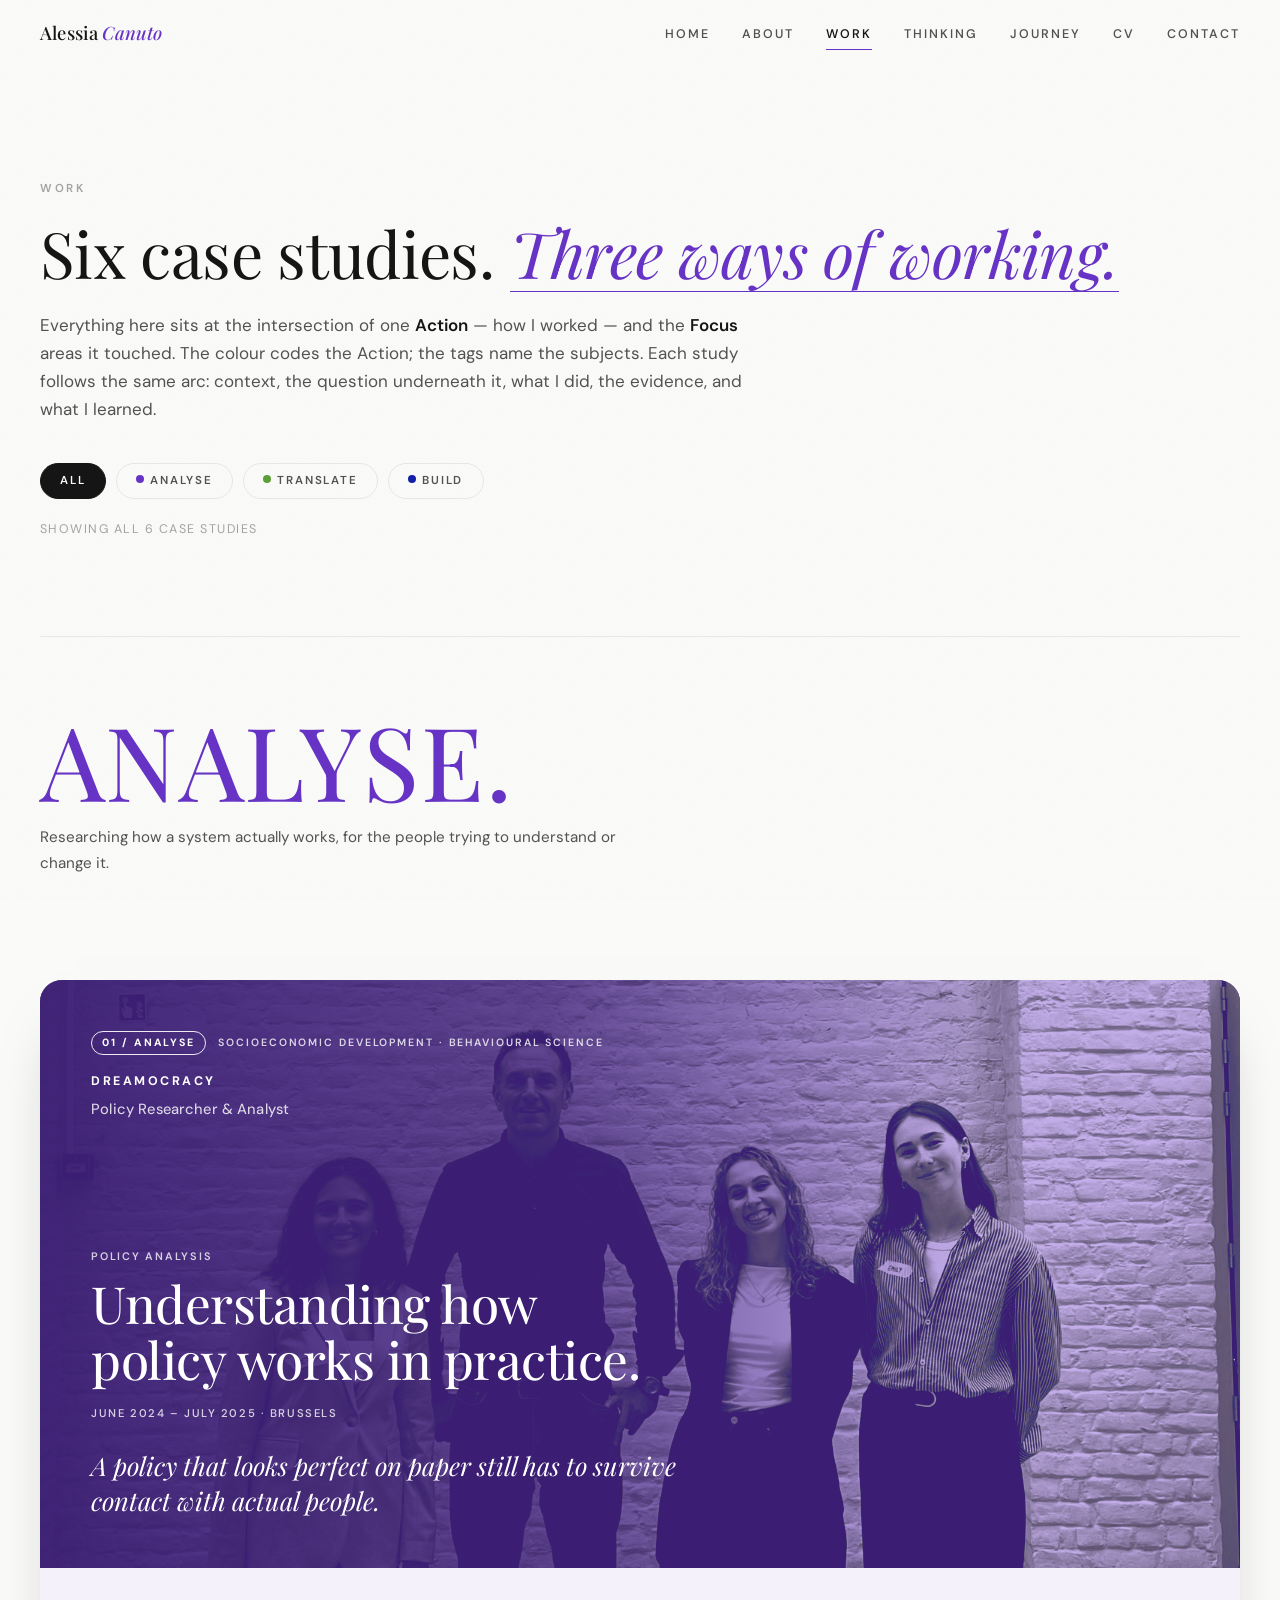
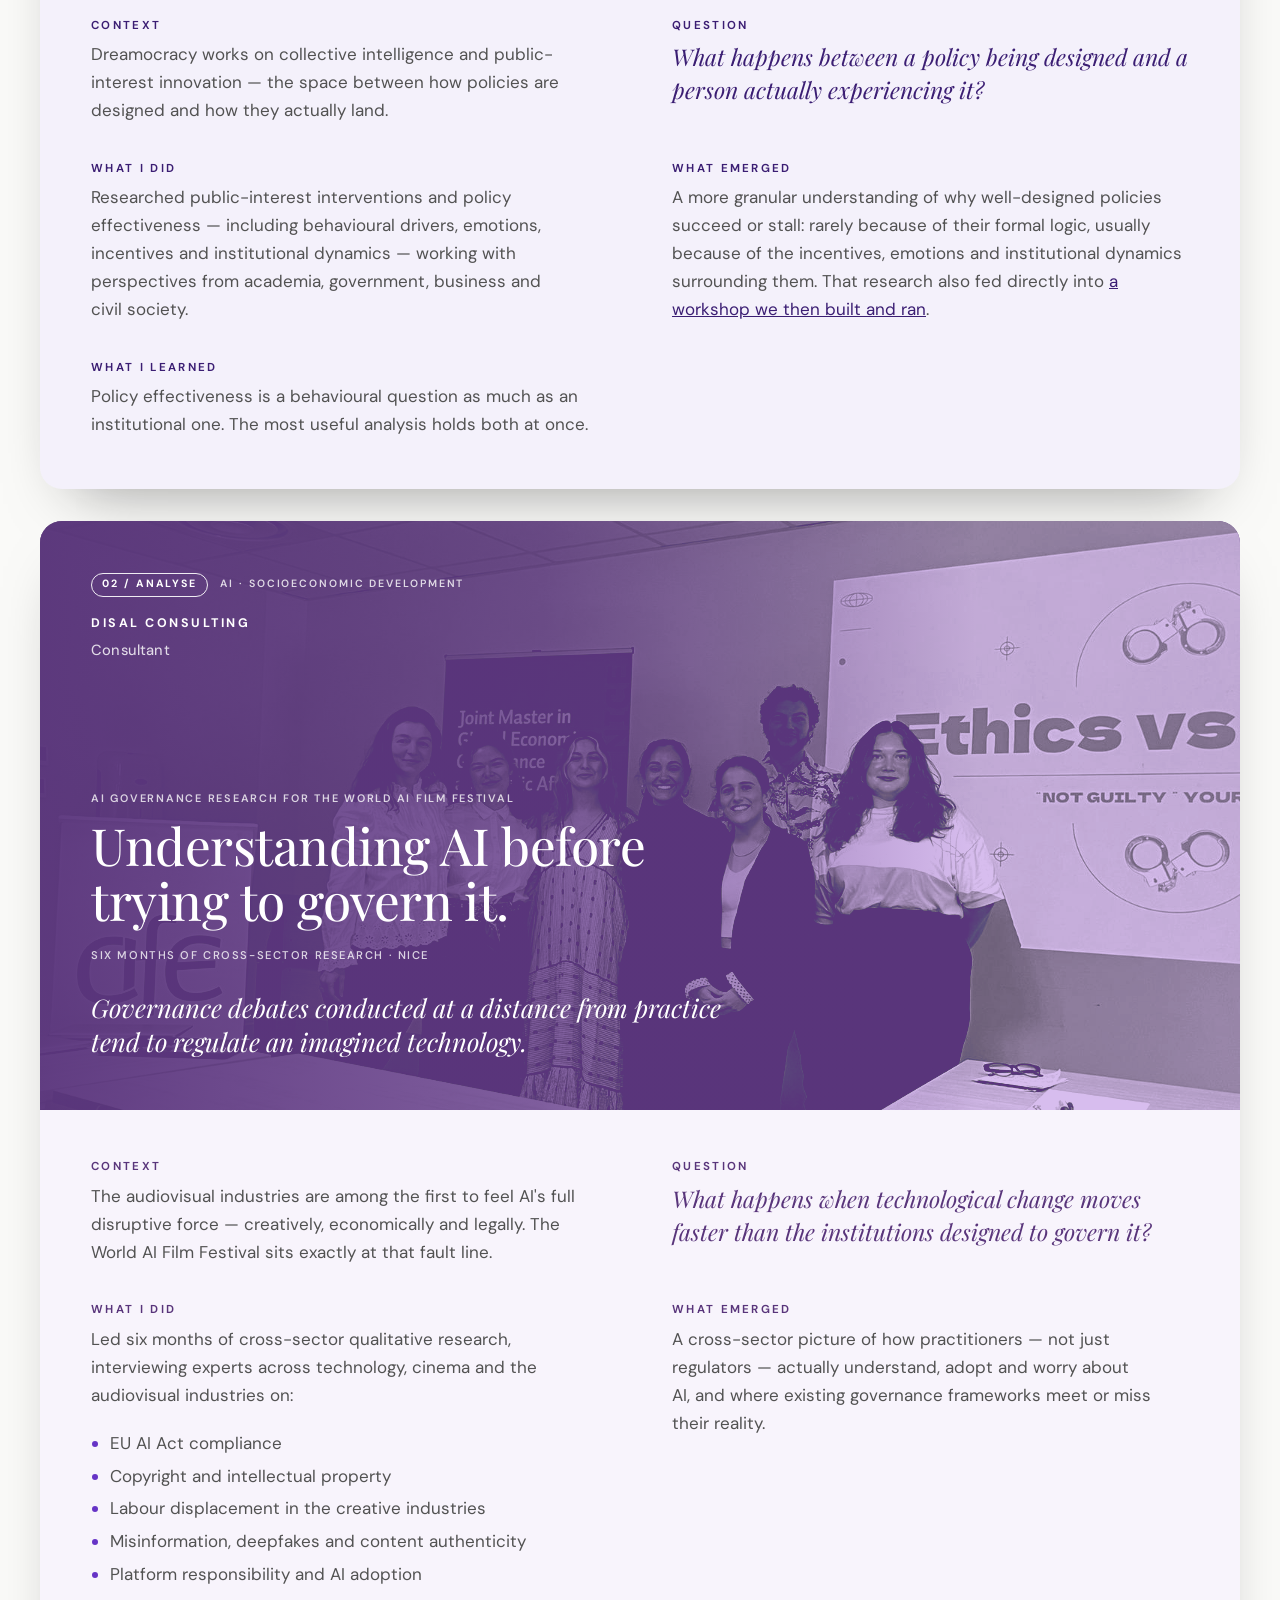
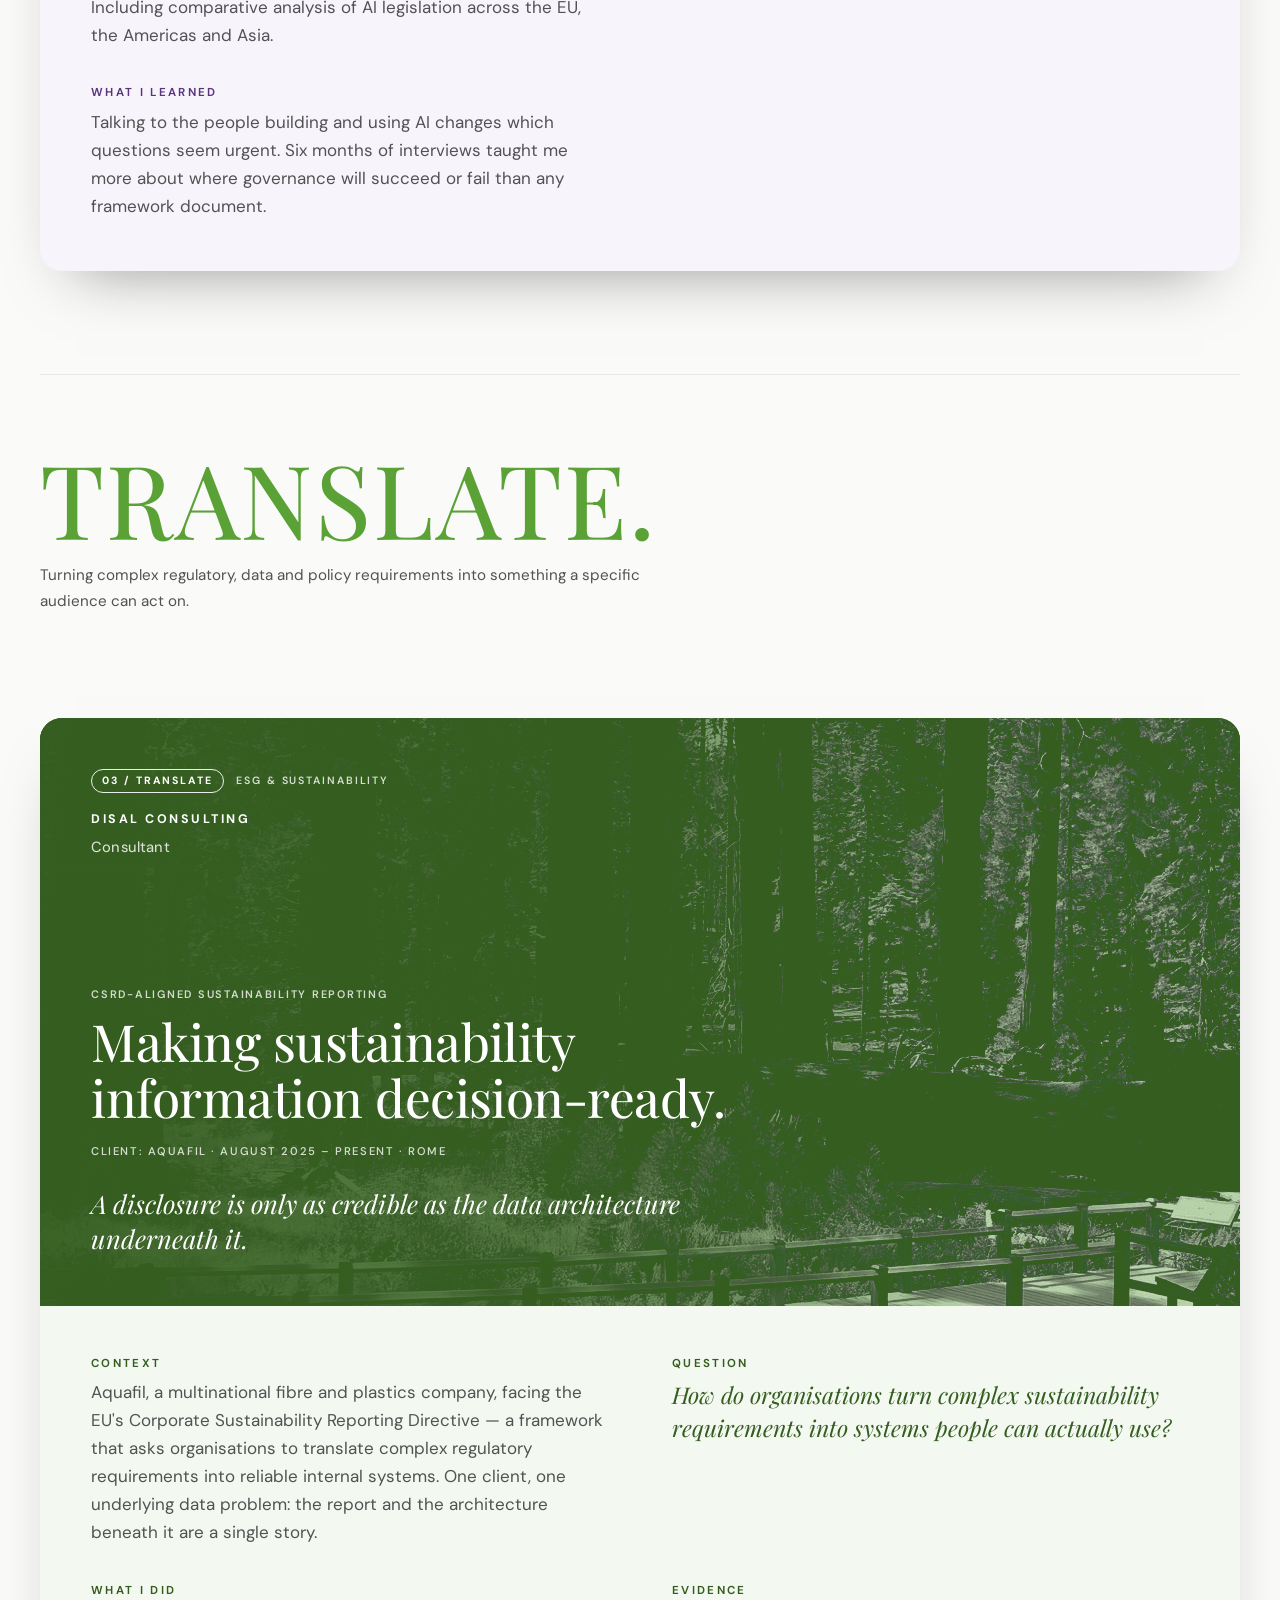
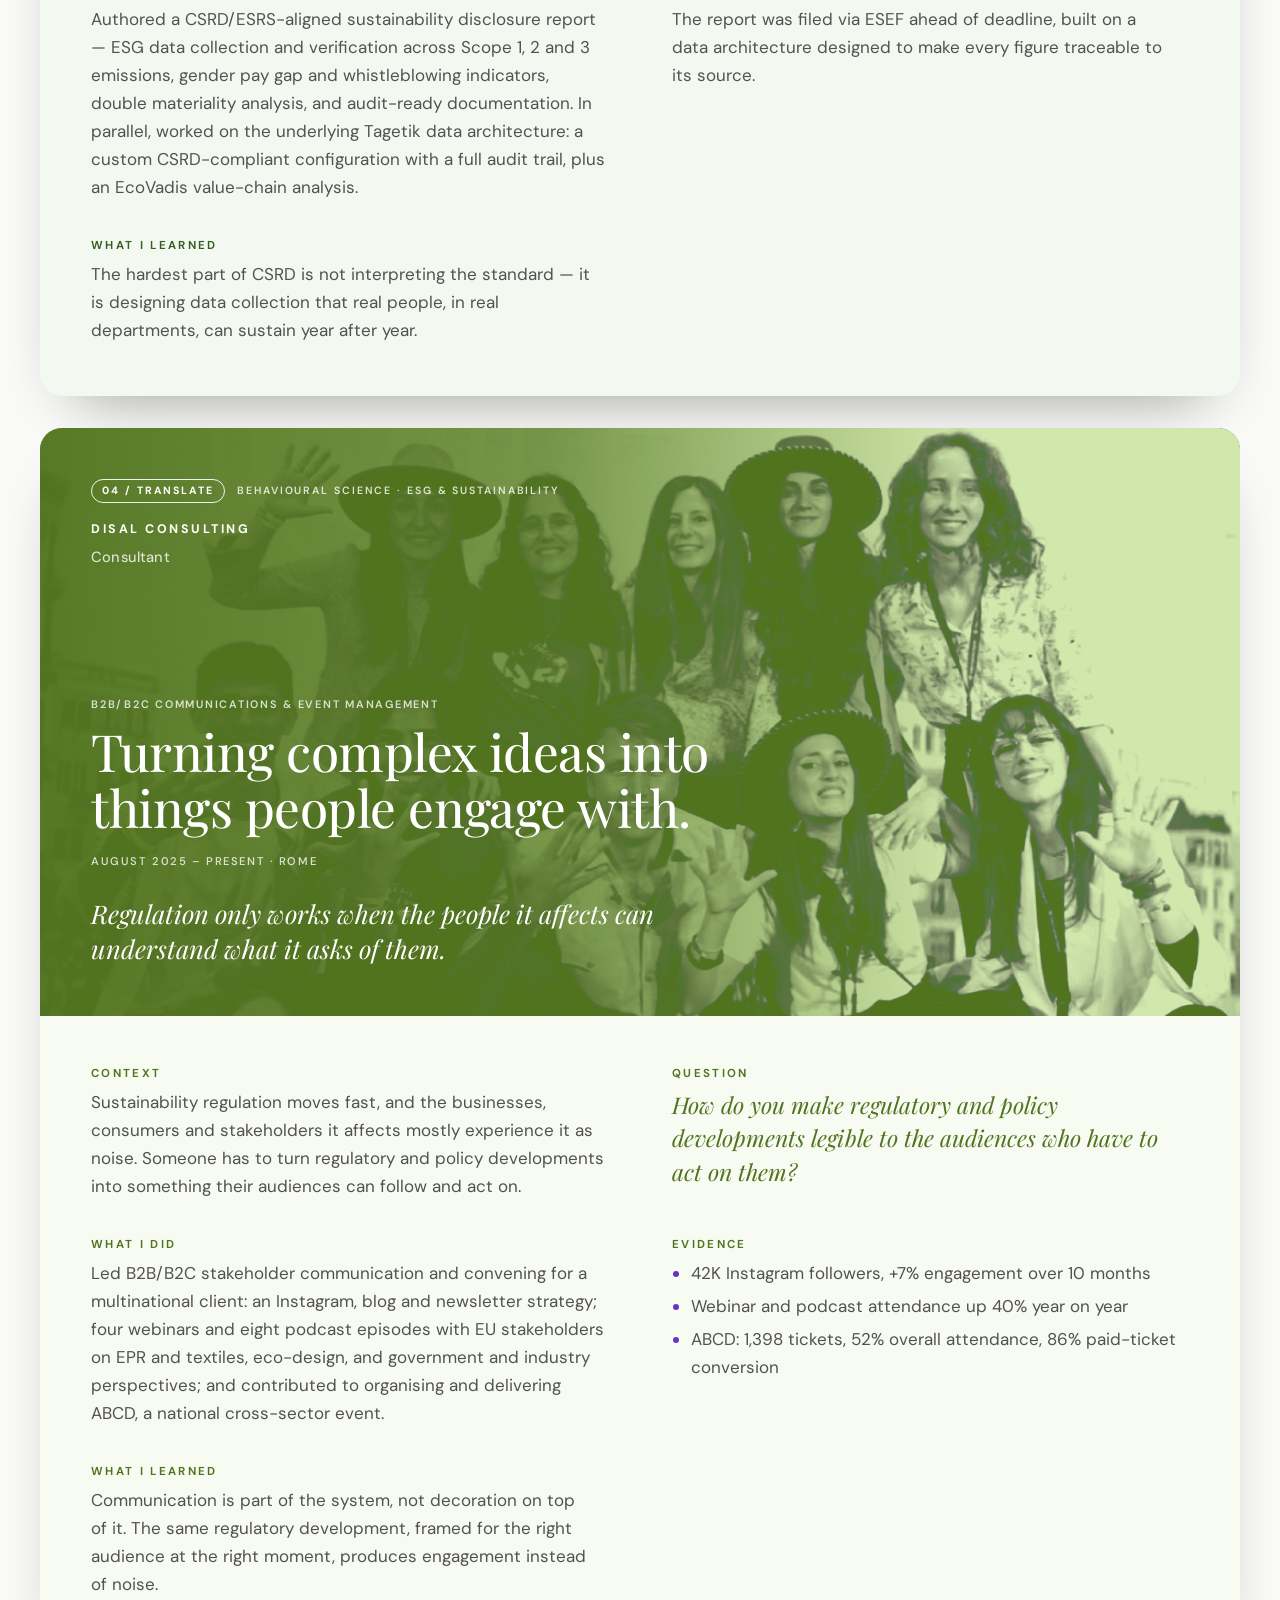
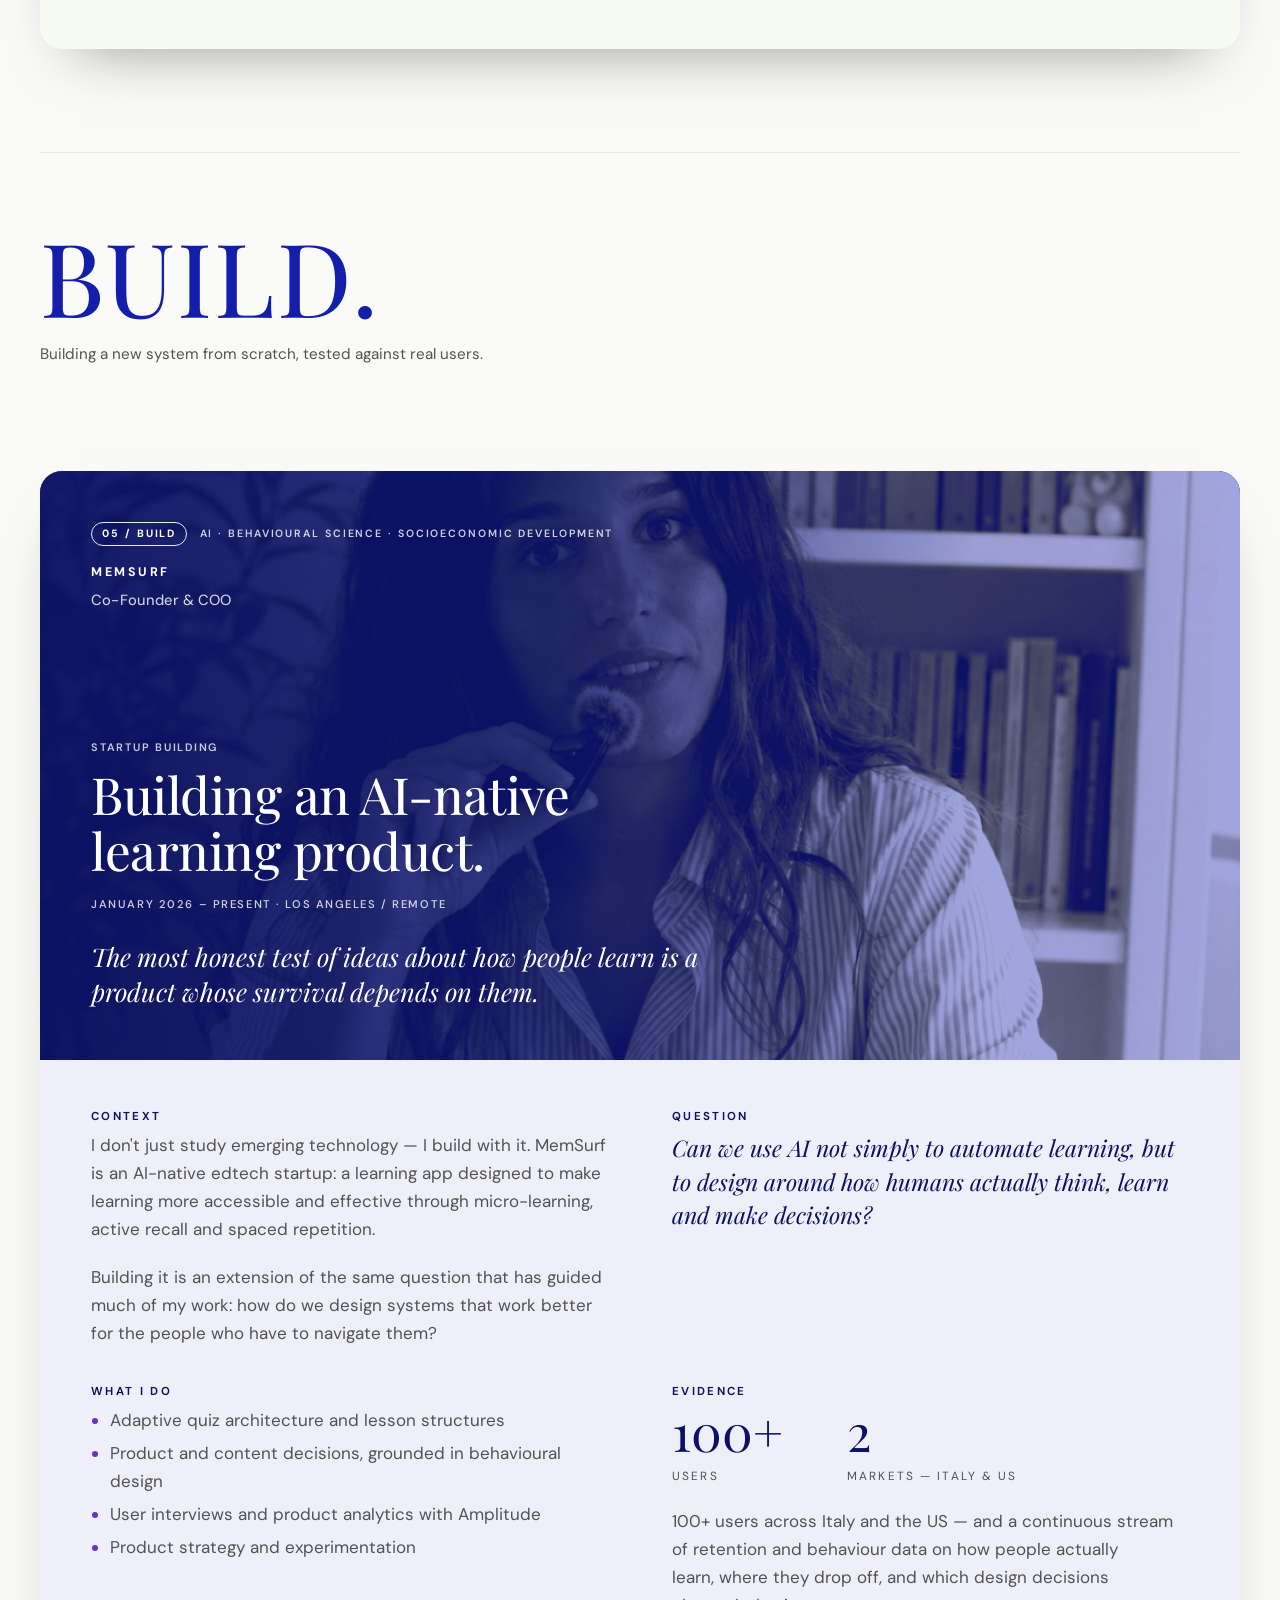
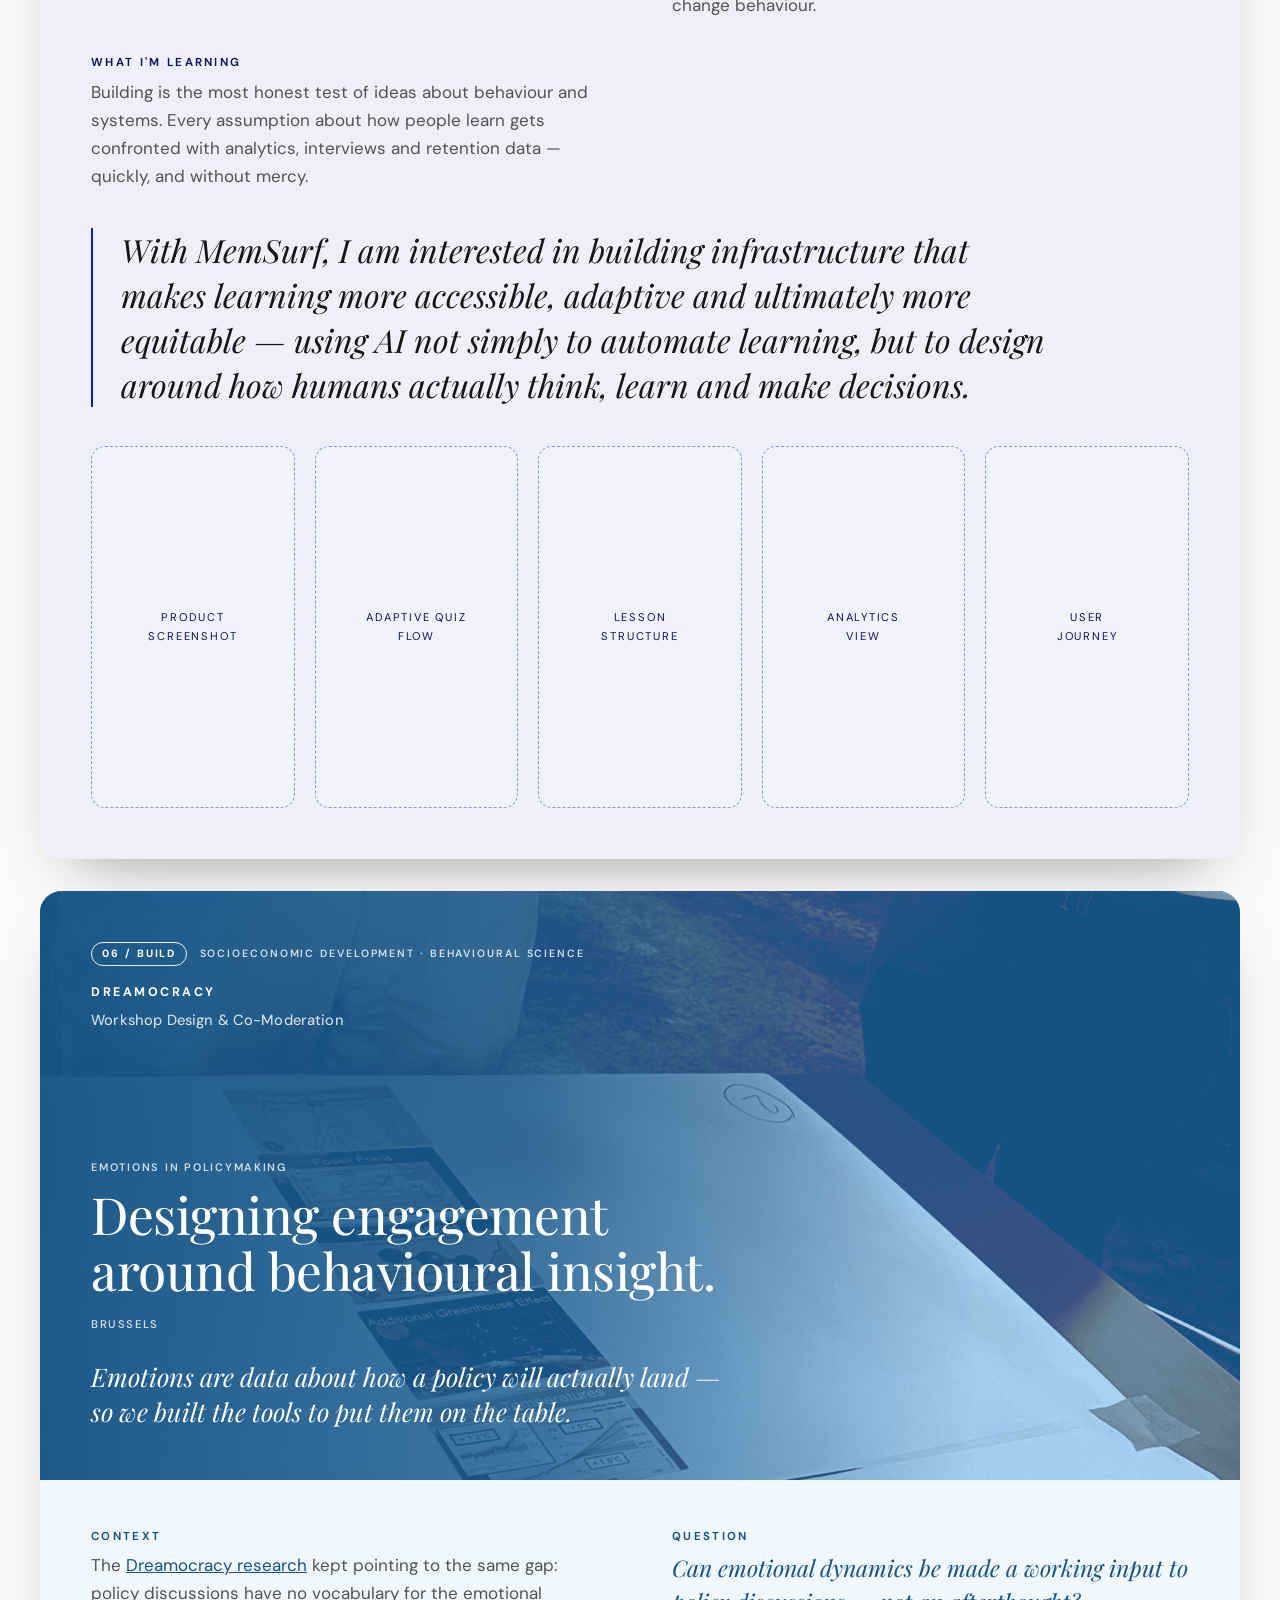
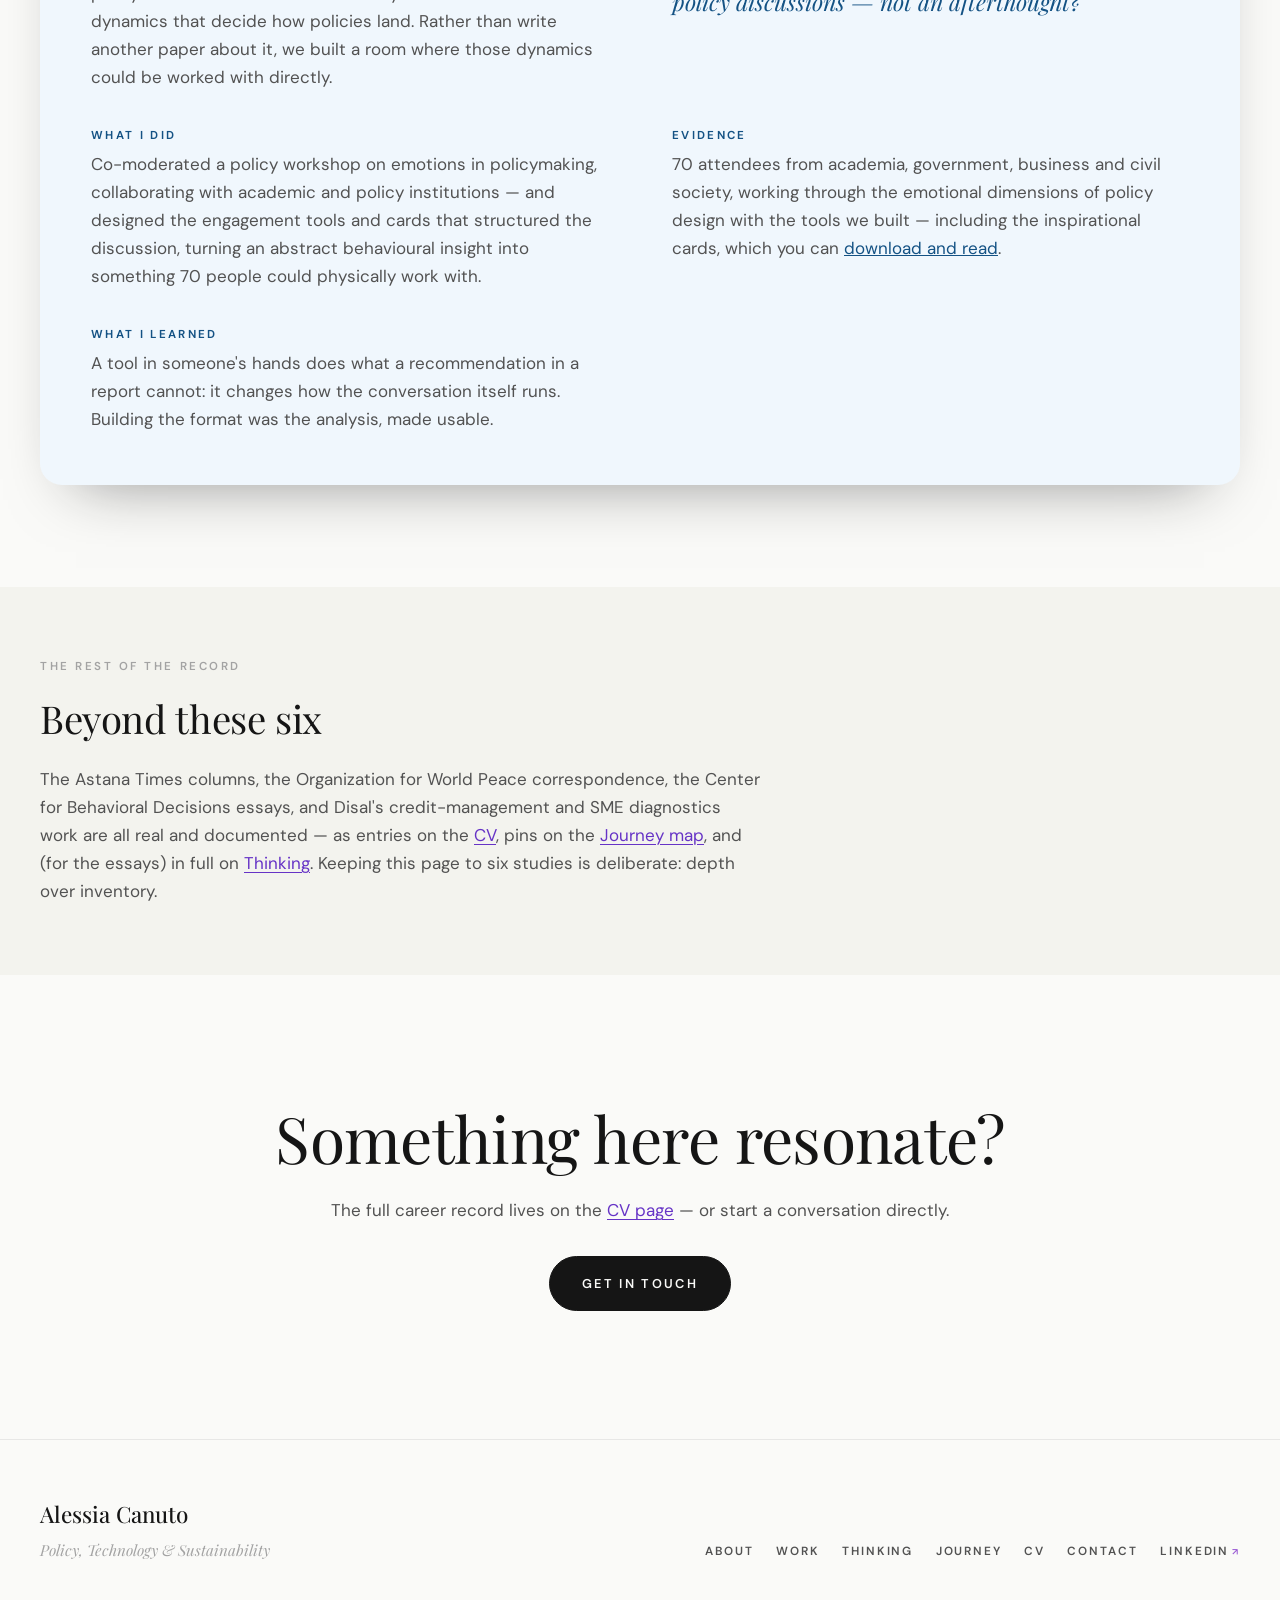
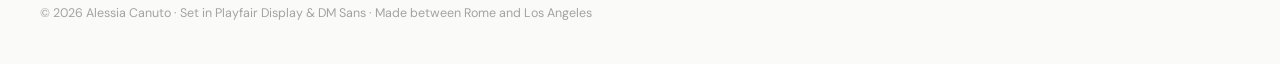
<file: work.html>
<!DOCTYPE html>
<html lang="en">
<head>
  <meta charset="UTF-8">
  <meta name="viewport" content="width=device-width, initial-scale=1.0">

  <title>Work | Alessia Canuto</title>
  <meta name="description" content="Six case studies from Alessia Canuto's work — analysing policy and AI systems, translating ESG regulation for the people who act on it, and building with emerging technology.">

  <link rel="preconnect" href="https://fonts.googleapis.com">
  <link rel="preconnect" href="https://fonts.gstatic.com" crossorigin>
  <link href="https://fonts.googleapis.com/css2?family=Playfair+Display:ital,wght@0,400..900;1,400..900&family=DM+Sans:ital,opsz,wght@0,9..40,400..700;1,9..40,400..700&family=Dancing+Script:wght@400..700&display=swap" rel="stylesheet">

  <link rel="icon" href="images/favicon.svg" type="image/svg+xml">
  <meta name="theme-color" content="#FFF8F3">
  <link rel="canonical" href="https://sehajroopsingh.github.io/alessia-website/work.html">
  <meta property="og:type" content="website">
  <meta property="og:url" content="https://sehajroopsingh.github.io/alessia-website/work.html">
  <meta property="og:image" content="https://sehajroopsingh.github.io/alessia-website/images/og-image.jpg">
  <meta property="og:image:width" content="1200">
  <meta property="og:image:height" content="630">
  <meta name="twitter:card" content="summary_large_image">
  <meta property="og:site_name" content="Alessia Canuto">
  <meta property="og:title" content="Work | Alessia Canuto">
  <meta property="og:description" content="Six case studies — analysing policy and AI systems, translating ESG regulation for the people who act on it, and building with emerging technology.">

  <link rel="stylesheet" href="css/style.css?v=39">
</head>
<body>

<a class="skip-link" href="#main">Skip to content</a>

<header class="site-header">
  <div class="container nav-bar">
    <a class="brand" href="index.html">Alessia <span>Canuto</span></a>
    <button class="nav-toggle" aria-expanded="false" aria-controls="nav-menu">Menu</button>
    <nav aria-label="Main navigation">
      <ul class="nav-links" id="nav-menu">
        <li><a href="index.html">Home</a></li>
        <li><a href="about.html">About</a></li>
        <li><a href="work.html" aria-current="page">Work</a></li>
        <li><a href="thinking.html">Thinking</a></li>
        <li><a href="journey.html">Journey</a></li>
        <li><a href="cv.html">CV</a></li>
        <li><a href="contact.html">Contact</a></li>
      </ul>
    </nav>
  </div>
</header>

<main id="main">

  <!-- ═══════════════════ PAGE INTRO + ACTION FILTERS ═══════════════════
       WORK is built around exactly six case studies — two per Action
       (BRIEF.md). Everything else lives on the CV and as Journey pins.
       Do not re-inflate this page. -->
  <section class="hero" aria-labelledby="work-heading">
    <div class="container">
      <span class="label label--ink reveal">Work</span>
      <h1 id="work-heading" class="display-l" data-split style="max-width: 18em;">
        Six case studies. <em class="u-draw">Three ways of working.</em>
      </h1>
      <p class="body-copy reveal" style="margin-top: 1.5rem;">
        Everything here sits at the intersection of one <strong>Action</strong> — how I
        worked — and the <strong>Focus</strong> areas it touched. The colour codes the
        Action; the tags name the subjects. Each study follows the same arc: context, the
        question underneath it, what I did, the evidence, and what I learned.
      </p>

      <!-- Filters follow the Action colour code: violet / green / blue -->
      <div class="filter-bar reveal" data-filter-bar role="group" aria-label="Filter case studies by action" style="margin-top: 2.5rem; margin-bottom: 0;">
        <button class="filter-btn" data-filter="all" aria-pressed="true">All</button>
        <button class="filter-btn" data-filter="analyse" aria-pressed="false">Analyse</button>
        <button class="filter-btn" data-filter="translate" aria-pressed="false">Translate</button>
        <button class="filter-btn" data-filter="build" aria-pressed="false">Build</button>
      </div>
      <!-- Live count, updated by the filter script -->
      <p class="meta reveal" data-filter-count aria-live="polite" style="margin-top: 1.25rem;"></p>
    </div>
  </section>

  <!-- ═══════════════════ ANALYSE ═══════════════════ -->
  <section class="section--tight" aria-label="Analyse case studies" style="padding-top: 0;">
    <div class="container">

      <div class="chapter-break reveal" data-categories="analyse" aria-hidden="true">
        <h2 class="action--analyse">Analyse.</h2>
        <p class="chapter-sub">Researching how a system actually works, for the people trying to understand or change it.</p>
      </div>

      <!-- ─────────────── DREAMOCRACY ─────────────── -->
      <article class="case colour-card colour-card--violet reveal-stage" id="dreamocracy" data-categories="analyse">
        <header class="case-head">
          <figure class="colour-card-bg" aria-hidden="true"><img src="images/case-dreamocracy.jpg" alt="" loading="lazy"></figure>
          <div class="card-head">
            <p class="card-index"><span class="deck-card-action">01 / Analyse</span> Socioeconomic Development · Behavioural Science</p>
            <p class="card-org">Dreamocracy<span>Policy Researcher &amp; Analyst</span></p>
          </div>
          <div class="card-main">
            <p class="card-type">Policy analysis</p>
            <h2 class="serif">Understanding how policy works in practice.</h2>
            <p class="case-head-meta">June 2024 – July 2025 · Brussels</p>
            <p class="case-frame">A policy that looks perfect on paper still has to survive contact with actual people.</p>
          </div>
        </header>
        <div class="case-body">
          <div class="case-part">
            <h3>Context</h3>
            <p>Dreamocracy works on collective intelligence and public-interest innovation —
            the space between how policies are designed and how they actually land.</p>
          </div>
          <div class="case-part">
            <h3>Question</h3>
            <p class="project-question">What happens between a policy being designed and a person actually experiencing it?</p>
          </div>
          <div class="case-part">
            <h3>What I did</h3>
            <p>Researched public-interest interventions and policy effectiveness — including
            behavioural drivers, emotions, incentives and institutional dynamics — working
            with perspectives from academia, government, business and civil society.</p>
          </div>
          <div class="case-part">
            <h3>What emerged</h3>
            <p>A more granular understanding of why well-designed policies succeed or stall:
            rarely because of their formal logic, usually because of the incentives,
            emotions and institutional dynamics surrounding them. That research also fed
            directly into <a href="#workshop">a workshop we then built and ran</a>.</p>
          </div>
          <div class="case-part">
            <h3>What I learned</h3>
            <p>Policy effectiveness is a behavioural question as much as an institutional
            one. The most useful analysis holds both at once.</p>
          </div>
        </div>
      </article>

      <!-- ─────────────── WORLD AI FILM FESTIVAL ─────────────── -->
      <article class="case colour-card colour-card--amethyst reveal-stage" id="waiff" data-categories="analyse">
        <header class="case-head">
          <figure class="colour-card-bg" aria-hidden="true"><img src="images/case-waiff.jpg" alt="" loading="lazy"></figure>
          <div class="card-head">
            <p class="card-index"><span class="deck-card-action">02 / Analyse</span> AI · Socioeconomic Development</p>
            <p class="card-org">Disal Consulting<span>Consultant</span></p>
          </div>
          <div class="card-main">
            <p class="card-type">AI Governance Research for the World AI Film Festival</p>
            <h2 class="serif">Understanding AI before trying to govern it.</h2>
            <p class="case-head-meta">Six months of cross-sector research · Nice</p>
            <p class="case-frame">Governance debates conducted at a distance from practice tend to regulate an imagined technology.</p>
          </div>
        </header>
        <div class="case-body">
          <div class="case-part">
            <h3>Context</h3>
            <p>The audiovisual industries are among the first to feel AI's full disruptive
            force — creatively, economically and legally. The World AI Film Festival sits
            exactly at that fault line.</p>
          </div>
          <div class="case-part">
            <h3>Question</h3>
            <p class="project-question">What happens when technological change moves faster than the institutions designed to govern it?</p>
          </div>
          <div class="case-part">
            <h3>What I did</h3>
            <p>Led six months of cross-sector qualitative research, interviewing experts
            across technology, cinema and the audiovisual industries on:</p>
            <ul>
              <li>EU AI Act compliance</li>
              <li>Copyright and intellectual property</li>
              <li>Labour displacement in the creative industries</li>
              <li>Misinformation, deepfakes and content authenticity</li>
              <li>Platform responsibility and AI adoption</li>
            </ul>
            <p>Including comparative analysis of AI legislation across the EU, the Americas
            and Asia.</p>
          </div>
          <div class="case-part">
            <h3>What emerged</h3>
            <p>A cross-sector picture of how practitioners — not just regulators — actually
            understand, adopt and worry about AI, and where existing governance frameworks
            meet or miss their reality.</p>
          </div>
          <div class="case-part">
            <h3>What I learned</h3>
            <p>Talking to the people building and using AI changes which questions seem
            urgent. Six months of interviews taught me more about where governance will
            succeed or fail than any framework document.</p>
          </div>
        </div>
      </article>

    </div>
  </section>

  <!-- ═══════════════════ TRANSLATE ═══════════════════ -->
  <section class="section--tight" aria-label="Translate case studies" style="padding-top: 0;">
    <div class="container">

      <div class="chapter-break reveal" data-categories="translate" aria-hidden="true">
        <h2 class="action--translate">Translate.</h2>
        <p class="chapter-sub">Turning complex regulatory, data and policy requirements into something a specific audience can act on.</p>
      </div>

      <!-- ─────────────── CSRD / TAGETIK (AQUAFIL) ─────────────── -->
      <article class="case colour-card colour-card--green reveal-stage" id="csrd" data-categories="translate">
        <header class="case-head">
          <figure class="colour-card-bg" aria-hidden="true"><img src="images/case-csrd.jpg" alt="" loading="lazy"></figure>
          <div class="card-head">
            <p class="card-index"><span class="deck-card-action">03 / Translate</span> ESG &amp; Sustainability</p>
            <p class="card-org">Disal Consulting<span>Consultant</span></p>
          </div>
          <div class="card-main">
            <p class="card-type">CSRD-aligned sustainability reporting</p>
            <h2 class="serif">Making sustainability information decision-ready.</h2>
            <p class="case-head-meta">Client: Aquafil · August 2025 – Present · Rome</p>
            <p class="case-frame">A disclosure is only as credible as the data architecture underneath it.</p>
          </div>
        </header>
        <div class="case-body">
          <div class="case-part">
            <h3>Context</h3>
            <p>Aquafil, a multinational fibre and plastics company, facing the EU's
            Corporate Sustainability Reporting Directive — a framework that asks
            organisations to translate complex regulatory requirements into reliable
            internal systems. One client, one underlying data problem: the report and the
            architecture beneath it are a single story.</p>
          </div>
          <div class="case-part">
            <h3>Question</h3>
            <p class="project-question">How do organisations turn complex sustainability requirements into systems people can actually use?</p>
          </div>
          <div class="case-part">
            <h3>What I did</h3>
            <p>Authored a CSRD/ESRS-aligned sustainability disclosure report — ESG data
            collection and verification across Scope 1, 2 and 3 emissions, gender pay gap
            and whistleblowing indicators, double materiality analysis, and audit-ready
            documentation. In parallel, worked on the underlying Tagetik data
            architecture: a custom CSRD-compliant configuration with a full audit trail,
            plus an EcoVadis value-chain analysis.</p>
          </div>
          <div class="case-part">
            <h3>Evidence</h3>
            <p>The report was filed via ESEF ahead of deadline, built on a data
            architecture designed to make every figure traceable to its source.</p>
          </div>
          <div class="case-part">
            <h3>What I learned</h3>
            <p>The hardest part of CSRD is not interpreting the standard — it is designing
            data collection that real people, in real departments, can sustain year after
            year.</p>
          </div>
        </div>
      </article>

      <!-- ─────────────── MAKING REGULATION LEGIBLE ─────────────── -->
      <article class="case colour-card colour-card--lime reveal-stage" id="comms" data-categories="translate">
        <header class="case-head">
          <figure class="colour-card-bg" aria-hidden="true"><img src="images/case-comms.jpg" alt="" loading="lazy"></figure>
          <div class="card-head">
            <p class="card-index"><span class="deck-card-action">04 / Translate</span> Behavioural Science · ESG &amp; Sustainability</p>
            <p class="card-org">Disal Consulting<span>Consultant</span></p>
          </div>
          <div class="card-main">
            <p class="card-type">B2B/B2C Communications &amp; Event Management</p>
            <h2 class="serif">Turning complex ideas into things people engage with.</h2>
            <p class="case-head-meta">August 2025 – Present · Rome</p>
            <p class="case-frame">Regulation only works when the people it affects can understand what it asks of them.</p>
          </div>
        </header>
        <div class="case-body">
          <div class="case-part">
            <h3>Context</h3>
            <p>Sustainability regulation moves fast, and the businesses, consumers and
            stakeholders it affects mostly experience it as noise. Someone has to turn
            regulatory and policy developments into something their audiences can follow
            and act on.</p>
          </div>
          <div class="case-part">
            <h3>Question</h3>
            <p class="project-question">How do you make regulatory and policy developments legible to the audiences who have to act on them?</p>
          </div>
          <div class="case-part">
            <h3>What I did</h3>
            <p>Led B2B/B2C stakeholder communication and convening for a multinational
            client: an Instagram, blog and newsletter strategy; four webinars and eight
            podcast episodes with EU stakeholders on EPR and textiles, eco-design, and
            government and industry perspectives; and contributed to organising and
            delivering ABCD, a national cross-sector event.</p>
          </div>
          <div class="case-part">
            <h3>Evidence</h3>
            <ul>
              <li>42K Instagram followers, +7% engagement over 10 months</li>
              <li>Webinar and podcast attendance up 40% year on year</li>
              <li>ABCD: 1,398 tickets, 52% overall attendance, 86% paid-ticket conversion</li>
            </ul>
          </div>
          <div class="case-part">
            <h3>What I learned</h3>
            <p>Communication is part of the system, not decoration on top of it. The same
            regulatory development, framed for the right audience at the right moment,
            produces engagement instead of noise.</p>
          </div>
        </div>
      </article>

    </div>
  </section>

  <!-- ═══════════════════ BUILD ═══════════════════ -->
  <section class="section--tight" aria-label="Build case studies" style="padding-top: 0;">
    <div class="container">

      <div class="chapter-break reveal" data-categories="build" aria-hidden="true">
        <h2 class="action--build">Build.</h2>
        <p class="chapter-sub">Building a new system from scratch, tested against real users.</p>
      </div>

      <!-- ─────────────── MEMSURF ─────────────── -->
      <article class="case colour-card colour-card--blue reveal-stage" id="memsurf" data-categories="build">
        <header class="case-head">
          <figure class="colour-card-bg" aria-hidden="true"><img src="images/case-memsurf.jpg" alt="" loading="lazy"></figure>
          <div class="card-head">
            <p class="card-index"><span class="deck-card-action">05 / Build</span> AI · Behavioural Science · Socioeconomic Development</p>
            <p class="card-org">MemSurf<span>Co-Founder &amp; COO</span></p>
          </div>
          <div class="card-main">
            <p class="card-type">Startup building</p>
            <h2 class="serif">Building an AI-native learning product.</h2>
            <p class="case-head-meta">January 2026 – Present · Los Angeles / Remote</p>
            <p class="case-frame">The most honest test of ideas about how people learn is a product whose survival depends on them.</p>
          </div>
        </header>
        <div class="case-body">
          <div class="case-part">
            <h3>Context</h3>
            <p>I don't just study emerging technology — I build with it. MemSurf is an
            AI-native edtech startup: a learning app designed to make learning more
            accessible and effective through micro-learning, active recall and spaced
            repetition.</p>
            <p>Building it is an extension of the same question that has guided much of my
            work: how do we design systems that work better for the people who have to
            navigate them?</p>
          </div>
          <div class="case-part">
            <h3>Question</h3>
            <p class="project-question">Can we use AI not simply to automate learning, but to design around how humans actually think, learn and make decisions?</p>
          </div>
          <div class="case-part">
            <h3>What I do</h3>
            <ul>
              <li>Adaptive quiz architecture and lesson structures</li>
              <li>Product and content decisions, grounded in behavioural design</li>
              <li>User interviews and product analytics with Amplitude</li>
              <li>Product strategy and experimentation</li>
            </ul>
          </div>
          <div class="case-part">
            <h3>Evidence</h3>
            <div class="memsurf-stats">
              <div>
                <div class="stat-num">100+</div>
                <div class="stat-label">Users</div>
              </div>
              <div>
                <div class="stat-num">2</div>
                <div class="stat-label">Markets — Italy &amp; US</div>
              </div>
            </div>
            <p>100+ users across Italy and the US — and a continuous stream of retention
            and behaviour data on how people actually learn, where they drop off, and
            which design decisions change behaviour.</p>
          </div>
          <div class="case-part">
            <h3>What I'm learning</h3>
            <p>Building is the most honest test of ideas about behaviour and systems. Every
            assumption about how people learn gets confronted with analytics, interviews
            and retention data — quickly, and without mercy.</p>
          </div>
          <blockquote class="pull-quote">
            With MemSurf, I am interested in building infrastructure that makes learning more
            accessible, adaptive and ultimately more equitable — using AI not simply to
            automate learning, but to design around how humans actually think, learn and
            make decisions.
          </blockquote>
          <!-- Placeholder tiles: swap for real product screenshots later.
               Replace a tile with: <img src="images/memsurf-1.png" alt="MemSurf quiz screen"> -->
          <div class="shot-row">
            <div class="shot-tile">Product<br>screenshot</div>
            <div class="shot-tile">Adaptive quiz<br>flow</div>
            <div class="shot-tile">Lesson<br>structure</div>
            <div class="shot-tile">Analytics<br>view</div>
            <div class="shot-tile">User<br>journey</div>
          </div>
        </div>
      </article>

      <!-- ─────────────── EMOTIONS IN POLICYMAKING WORKSHOP ─────────────── -->
      <article class="case colour-card colour-card--sky reveal-stage" id="workshop" data-categories="build">
        <header class="case-head">
          <figure class="colour-card-bg" aria-hidden="true"><img src="images/case-workshop.jpg" alt="" loading="lazy"></figure>
          <div class="card-head">
            <p class="card-index"><span class="deck-card-action">06 / Build</span> Socioeconomic Development · Behavioural Science</p>
            <p class="card-org">Dreamocracy<span>Workshop Design &amp; Co-Moderation</span></p>
          </div>
          <div class="card-main">
            <p class="card-type">Emotions in policymaking</p>
            <h2 class="serif">Designing engagement around behavioural insight.</h2>
            <p class="case-head-meta">Brussels</p>
            <p class="case-frame">Emotions are data about how a policy will actually land — so we built the tools to put them on the table.</p>
          </div>
        </header>
        <div class="case-body">
          <div class="case-part">
            <h3>Context</h3>
            <p>The <a href="#dreamocracy">Dreamocracy research</a> kept pointing to the
            same gap: policy discussions have no vocabulary for the emotional dynamics
            that decide how policies land. Rather than write another paper about it, we
            built a room where those dynamics could be worked with directly.</p>
          </div>
          <div class="case-part">
            <h3>Question</h3>
            <p class="project-question">Can emotional dynamics be made a working input to policy discussions — not an afterthought?</p>
          </div>
          <div class="case-part">
            <h3>What I did</h3>
            <p>Co-moderated a policy workshop on emotions in policymaking, collaborating
            with academic and policy institutions — and designed the engagement tools and
            cards that structured the discussion, turning an abstract behavioural insight
            into something 70 people could physically work with.</p>
          </div>
          <div class="case-part">
            <h3>Evidence</h3>
            <p>70 attendees from academia, government, business and civil society, working
            through the emotional dimensions of policy design with the tools we built —
            including the inspirational cards, which you can
            <a href="documents/workshop-inspirational-cards.pdf">download and read</a>.</p>
          </div>
          <div class="case-part">
            <h3>What I learned</h3>
            <p>A tool in someone's hands does what a recommendation in a report cannot:
            it changes how the conversation itself runs. Building the format was the
            analysis, made usable.</p>
          </div>
        </div>
      </article>

    </div>
  </section>

  <!-- ═══════════════════ BEYOND THESE SIX ═══════════════════ -->
  <section class="section--soft section--tight" aria-labelledby="beyond-heading">
    <div class="container">
      <span class="label label--ink reveal">The rest of the record</span>
      <h2 id="beyond-heading" class="display-m reveal">Beyond these six</h2>
      <p class="body-copy reveal" style="margin-top: 1rem;">
        The Astana Times columns, the Organization for World Peace correspondence, the
        Center for Behavioral Decisions essays, and Disal's credit-management and SME
        diagnostics work are all real and documented — as entries on the
        <a href="cv.html">CV</a>, pins on the <a href="journey.html">Journey map</a>, and
        (for the essays) in full on <a href="thinking.html">Thinking</a>. Keeping this
        page to six studies is deliberate: depth over inventory.
      </p>
    </div>
  </section>

  <!-- ═══════════════════ CLOSING CTA ═══════════════════ -->
  <section aria-labelledby="work-cta-heading">
    <div class="container" style="text-align: center;">
      <h2 id="work-cta-heading" class="display-l reveal">Something here resonate?</h2>
      <p class="body-copy reveal" style="margin-inline: auto;">
        The full career record lives on the <a href="cv.html">CV page</a> — or start a
        conversation directly.
      </p>
      <div class="reveal" style="margin-top: 2rem;">
        <a class="btn btn--solid" href="contact.html">Get in touch</a>
      </div>
    </div>
  </section>

</main>

<footer class="site-footer">
  <div class="container">
    <div class="footer-grid">
      <div class="footer-brand">
        <div class="footer-name">Alessia Canuto</div>
        <div class="footer-role">Policy, Technology &amp; Sustainability</div>
      </div>
      <ul class="footer-links">
        <li><a href="about.html">About</a></li>
        <li><a href="work.html">Work</a></li>
        <li><a href="thinking.html">Thinking</a></li>
        <li><a href="journey.html">Journey</a></li>
        <li><a href="cv.html">CV</a></li>
        <li><a href="contact.html">Contact</a></li>
        <li><a href="https://www.linkedin.com/in/alessia-canuto-451a84226" target="_blank" rel="noopener">LinkedIn</a></li>
      </ul>
    </div>
    <p class="footer-copy">&copy; 2026 Alessia Canuto · Set in Playfair Display &amp; DM Sans · Made between Rome and Los Angeles</p>
  </div>
</footer>

<script src="js/main.js?v=39"></script>
</body>
</html>
</file>
<file: css/style.css>
/* ==========================================================================
   ALESSIA CANUTO — SITE STYLESHEET
   --------------------------------------------------------------------------
   HOW THIS FILE IS ORGANISED (scroll or search for the numbers):

     1. Design tokens  — colours, fonts, spacing. CHANGE COLOURS HERE.
     2. Base & reset   — page defaults
     3. Typography     — headings, labels, pull quotes
     4. Layout helpers — containers, grids, section spacing
     5. Header & nav
     6. Buttons & links
     7. Hero
     8. Editorial components (numbers, dividers, marquee, diagram…)
     9. Cards (projects, articles, documents)
    10. Dark section (MemSurf)
    11. Accordions (FAQ / CV)
    12. Filters (Work / Journey)
    13. Journey map
    14. Forms (Contact)
    15. Stats / impact numbers
    16. Image placeholders
    17. Footer
    18. Animations & reveal-on-scroll
    19. Responsive adjustments

   TIP FOR EDITING: almost every colour used below points back to a token
   in section 1, so changing e.g. --accent recolours the whole site.
   ========================================================================== */


/* ==========================================================================
   1. DESIGN TOKENS — change the look of the whole site from here
   ========================================================================== */
:root {
  /* ----- Colours: Neutral palette (70%) ----- */
  --paper:      #FAFAF8;   /* warm white */
  --paper-soft: #F3F3EE;   /* off-white, for alternating sections */
  --ink:        #151515;   /* near-black — main text */
  --ink-soft:   #525252;   /* muted grey — secondary text */
  --ink-faint:  #A3A3A3;   /* faint grey — metadata, captions */
  --line:       rgba(21, 21, 21, 0.08);  /* thin divider lines */

  /* ----- Colours: Action semantics (20%) — see BRIEF.md ----- */
  /* ANALYSE — researching how a system actually works */
  --analyse:     #6633C6;   /* Hot Violet — primary */
  --analyse-soft:#9A5BD4;   /* Amethyst — secondary/accent */

  /* TRANSLATE — making complex requirements actionable for an audience */
  --translate:  #5AA136;   /* Gecko Green — primary */
  --translate-soft:#8BC633; /* Tree Frog Green — secondary/accent */

  /* BUILD — building new systems, tested against real users */
  --build:      #131FAA;   /* Trendy Dark Blue — primary */
  --build-soft: #228EE3;   /* Bleu de France — secondary/accent */

  /* Darker green for TEXT-sized Translate marks: #5AA136 is only ~3.2:1
     on white, below WCAG AA for small text. Large uses keep the bright green. */
  --translate-ink: #3F7A22;

  /* Default accent for generic UI (links, hovers, small marks): ANALYSE violet */
  --accent:      #6633C6;
  --accent-soft: rgba(102, 51, 198, 0.12);

  /* ----- Colours: UI states ----- */
  --dark:       #151515;   /* background of the dark section */
  --dark-text:  #FAFAF8;   /* warm white text on dark backgrounds */

  /* ----- Fonts ----- */
  --serif: "Playfair Display", "Georgia", "Times New Roman", serif;
  --sans:  "DM Sans", "Helvetica Neue", Arial, sans-serif;
  --script: "Dancing Script", "Brush Script MT", cursive;

  /* ----- Rhythm ----- */
  --section-pad: clamp(4.5rem, 10vw, 8.5rem);
  --container:   1200px;
  --container-narrow: 780px;
}


/* ==========================================================================
   2. BASE & RESET
   ========================================================================== */
*, *::before, *::after { box-sizing: border-box; }

html {
  scroll-behavior: smooth;
  -webkit-text-size-adjust: 100%;
}

body {
  margin: 0;
  background: var(--paper);
  color: var(--ink);
  font-family: var(--sans);
  font-size: 1.0625rem;         /* 17px base */
  line-height: 1.65;
  font-weight: 400;
  -webkit-font-smoothing: antialiased;
  text-rendering: optimizeLegibility;
}

img, svg { max-width: 100%; height: auto; display: block; }

::selection { background: var(--analyse); color: var(--paper); }

/* Warm-tinted, unobtrusive scrollbar */
html { scrollbar-color: var(--ink-faint) transparent; }

/* Keyboard focus: a clear ring using govern primary */
a:focus-visible,
button:focus-visible,
summary:focus-visible {
  outline: 2px solid var(--analyse);
  outline-offset: 3px;
  border-radius: 2px;
}

/* Typographic niceties: no orphan words in headings, tidy paragraph rags */
h1, h2, h3 { text-wrap: balance; }
p { text-wrap: pretty; }

/* List bullets & numbers pick up the govern primary */
li::marker { color: var(--analyse); }

/* A whisper of paper grain over the whole page (invisible on purpose —
   it just stops large cream areas from feeling flat). Remove this block
   if you ever want a perfectly smooth background. */
body::before {
  content: "";
  position: fixed;
  inset: 0;
  z-index: 2000;
  pointer-events: none;
  background-image: url("data:image/svg+xml;utf8,<svg xmlns='http://www.w3.org/2000/svg' width='120' height='120'><filter id='n'><feTurbulence type='fractalNoise' baseFrequency='0.9' numOctaves='2' stitchTiles='stitch'/><feColorMatrix type='saturate' values='0'/></filter><rect width='120' height='120' filter='url(%23n)' opacity='0.5'/></svg>");
  opacity: 0.045;
  mix-blend-mode: multiply;
}

/* The whole page eases in on arrival */
@media (prefers-reduced-motion: no-preference) {
  body { animation: page-in 0.5s ease both; }
}
@keyframes page-in { from { opacity: 0; } to { opacity: 1; } }

/* Anchored sections never hide under the sticky header, and a case study
   arrived at by link glows briefly so the reader knows where they landed */
[id] { scroll-margin-top: 100px; }
.case:target { outline: 4px solid transparent; outline-offset: 6px; animation: target-glow 1.8s ease 0.15s both; }
@keyframes target-glow {
  from { outline-color: color-mix(in srgb, var(--c, #6633C6) 55%, transparent); }
  to   { outline-color: transparent; }
}

/* External links (opening a new tab) get a small "outward" arrow */
a[target="_blank"]:not(.btn)::after {
  content: "\2197";
  font-size: 0.8em;
  margin-left: 0.3em;
  color: var(--analyse-soft);
}

/* Accessible "skip to content" link — appears on keyboard focus */
.skip-link {
  position: absolute;
  left: -9999px;
  top: 0;
  background: var(--ink);
  color: var(--paper);
  padding: 0.75rem 1.25rem;
  z-index: 200;
  font-family: var(--sans);
  font-size: 0.85rem;
  letter-spacing: 0.08em;
  text-transform: uppercase;
  text-decoration: none;
}
.skip-link:focus { left: 0; }


/* ==========================================================================
   3. TYPOGRAPHY
   ========================================================================== */
h1, h2, h3, .serif {
  font-family: var(--serif);
  font-weight: 380;
  line-height: 1.08;
  letter-spacing: -0.01em;
  margin: 0 0 1.5rem;
}

/* Oversized display heading — hero name, big statements */
.display-xl {
  font-size: clamp(3rem, 9vw, 7.5rem);
  line-height: 0.98;
  font-weight: 340;
}

/* Large editorial headline — section questions */
.display-l {
  font-size: clamp(2.1rem, 5vw, 4rem);
  line-height: 1.08;
  font-weight: 360;
}

/* Medium headline */
.display-m {
  font-size: clamp(1.6rem, 3vw, 2.4rem);
  font-weight: 400;
  line-height: 1.15;
}

/* Small serif headline (card titles etc.) */
.display-s {
  font-size: clamp(1.25rem, 2vw, 1.6rem);
  font-weight: 440;
  line-height: 1.25;
}

/* Italic accent inside headlines — e.g. <em class="accent-word">navigate</em> */
.accent-word,
h1 em, h2 em, h3 em {
  font-style: italic;
  font-weight: 340;
  color: var(--analyse);
}

/* Small letterspaced uppercase label — the editorial "eyebrow" */
.label {
  display: block;
  font-family: var(--sans);
  font-size: 0.72rem;
  font-weight: 600;
  letter-spacing: 0.22em;
  text-transform: uppercase;
  color: var(--analyse);
  margin-bottom: 1.25rem;
}
.label--ink { color: var(--ink-faint); }

/* Action-specific labels (ANALYSE violet · TRANSLATE green · BUILD blue) */
.label--analyse { color: var(--analyse); }
.label--translate { color: var(--translate-ink); }
.label--build { color: var(--build); }
.action--analyse { color: var(--analyse); }
.action--translate { color: var(--translate-ink); }
.action--build { color: var(--build); }
/* Large type can carry the bright green (3:1 large-text threshold) */
.chapter-break .action--translate,
.action-verb .action--translate { color: var(--translate); }
.project-kicker.action--analyse { color: var(--analyse); }
.project-kicker.action--translate { color: var(--translate-ink); }
.project-kicker.action--build { color: var(--build); }
.section-dark .label--build { color: var(--build-soft); }

/* Body text that reads like an essay */
.lede {
  font-size: clamp(1.15rem, 1.8vw, 1.4rem);
  line-height: 1.6;
  color: var(--ink);
  font-weight: 380;
  max-width: 46ch;
}
.body-copy { color: var(--ink-soft); max-width: 62ch; }
.body-copy strong { color: var(--ink); font-weight: 600; }

/* Serif pull quote */
.pull-quote {
  font-family: var(--serif);
  font-style: italic;
  font-weight: 350;
  font-size: clamp(1.4rem, 2.6vw, 2rem);
  line-height: 1.4;
  color: var(--ink);
  border: 0;
  margin: 2.5rem 0;
  padding-left: 1.75rem;
  border-left: 2px solid var(--analyse);
  max-width: 30em;
}

/* Tiny metadata line: date · category · reading time */
.meta {
  font-family: var(--sans);
  font-size: 0.78rem;
  letter-spacing: 0.12em;
  text-transform: uppercase;
  color: var(--ink-faint);
}
.meta .sep { margin: 0 0.5em; color: var(--line); }

p { margin: 0 0 1.25rem; }
p:last-child { margin-bottom: 0; }


/* ==========================================================================
   4. LAYOUT HELPERS
   ========================================================================== */
.container {
  width: min(100% - 3rem, var(--container));
  margin-inline: auto;
}
.container--narrow { width: min(100% - 3rem, var(--container-narrow)); }

section { padding-block: var(--section-pad); }
.section--tight { padding-block: calc(var(--section-pad) * 0.55); }
.section--soft { background: var(--paper-soft); }

/* Two-column editorial split: label/heading left, content right */
.split {
  display: grid;
  grid-template-columns: minmax(0, 5fr) minmax(0, 7fr);
  gap: clamp(2rem, 6vw, 6rem);
  align-items: start;
}
.split--even { grid-template-columns: 1fr 1fr; }

/* Thin horizontal rule used between editorial blocks */
.rule {
  border: 0;
  border-top: 1px solid var(--line);
  margin: 0;
}

/* Thread-coloured rules */
.rule--analyse { border-top-color: var(--analyse); }
.rule--translate { border-top-color: var(--translate); }
.rule--build { border-top-color: var(--build); }

/* Asymmetric offset — pushes a block right for editorial rhythm */
.offset-right { margin-left: auto; max-width: 62ch; }


/* ==========================================================================
   5. HEADER & NAVIGATION
   ========================================================================== */
.site-header {
  position: sticky;
  top: 0;
  z-index: 100;
  background: color-mix(in srgb, var(--paper) 92%, transparent);
  backdrop-filter: blur(12px);
  -webkit-backdrop-filter: blur(12px);
  border-bottom: 1px solid transparent;   /* hairline appears on scroll */
  transition: border-color 0.35s ease;
}
.site-header.is-scrolled { border-bottom-color: var(--line); }

.nav-bar {
  display: flex;
  align-items: center;
  justify-content: space-between;
  padding-block: 1.1rem;
}

.brand {
  font-family: var(--serif);
  font-size: 1.15rem;
  font-weight: 500;
  letter-spacing: 0.01em;
  color: var(--ink);
  text-decoration: none;
}
.brand span { color: var(--analyse); font-style: italic; }

.nav-links {
  display: flex;
  gap: clamp(1.2rem, 2.5vw, 2.2rem);
  list-style: none;
  margin: 0;
  padding: 0;
}
.nav-links a {
  font-family: var(--sans);
  font-size: 0.78rem;
  font-weight: 550;
  letter-spacing: 0.16em;
  text-transform: uppercase;
  color: var(--ink-soft);
  text-decoration: none;
  padding-block: 0.4rem;
  border-bottom: 1px solid transparent;
  transition: color 0.25s, border-color 0.25s;
}
.nav-links a:hover { color: var(--ink); }
.nav-links a[aria-current="page"] {
  color: var(--ink);
  border-bottom-color: var(--analyse);
}

/* Mobile menu toggle (hidden on desktop) */
.nav-toggle {
  display: none;
  background: none;
  border: 1px solid var(--line);
  border-radius: 999px;
  padding: 0.55rem 1rem;
  font-family: var(--sans);
  font-size: 0.72rem;
  font-weight: 600;
  letter-spacing: 0.18em;
  text-transform: uppercase;
  color: var(--ink);
  cursor: pointer;
}


/* ==========================================================================
   6. BUTTONS & TEXT LINKS
   ========================================================================== */
.btn {
  display: inline-block;
  font-family: var(--sans);
  font-size: 0.8rem;
  font-weight: 600;
  letter-spacing: 0.18em;
  text-transform: uppercase;
  text-decoration: none;
  padding: 1rem 2rem;
  border-radius: 999px;
  border: 1px solid var(--ink);
  color: var(--ink);
  background: transparent;
  cursor: pointer;
  transition: background 0.3s, color 0.3s, border-color 0.3s, transform 0.3s;
}
.btn:hover { background: var(--ink); color: var(--paper); transform: translateY(-2px); }

.btn--solid { background: var(--ink); color: var(--paper); }
.btn--solid:hover { background: var(--accent); border-color: var(--accent); color: #fff; }

.btn--light { border-color: var(--dark-text); color: var(--dark-text); }
.btn--light:hover { background: var(--dark-text); color: var(--dark); }

/* Understated arrow link: "Read the case study →" */
.text-link {
  font-family: var(--sans);
  font-size: 0.82rem;
  font-weight: 600;
  letter-spacing: 0.14em;
  text-transform: uppercase;
  color: var(--accent);
  text-decoration: none;
  border-bottom: 1px solid transparent;
  transition: border-color 0.25s;
}
.text-link::after { content: "\2192"; margin-left: 0.5em; }
.text-link:hover { border-bottom-color: var(--accent); }

/* In-copy links */
.prose a, .body-copy a {
  color: var(--accent);
  text-decoration: underline;
  text-decoration-thickness: 1px;
  text-underline-offset: 3px;
}


/* ==========================================================================
   7. HERO
   ========================================================================== */
.hero {
  padding-block: clamp(4rem, 9vw, 7rem) clamp(3.5rem, 8vw, 6rem);
}
.hero-grid {
  display: grid;
  grid-template-columns: minmax(0, 1fr) minmax(0, 2fr);
  gap: clamp(2.5rem, 6vw, 6rem);
  align-items: center;
}
.hero-name { margin-bottom: 1rem; }
.hero-role {
  font-family: var(--serif);
  font-style: italic;
  font-weight: 350;
  font-size: clamp(1.3rem, 2.6vw, 2rem);
  color: var(--accent);
  margin: 0 0 2rem;
}
.hero-statement {
  font-size: clamp(1.05rem, 1.6vw, 1.25rem);
  line-height: 1.7;
  color: var(--ink-soft);
  max-width: 54ch;
  margin-bottom: 1.75rem;
}
.hero-tagline {
  font-family: var(--serif);
  font-size: clamp(1.15rem, 1.9vw, 1.5rem);
  font-weight: 480;
  margin-bottom: 2.5rem;
}
.hero-tagline em { color: var(--accent); }
.hero-actions { display: flex; flex-wrap: wrap; gap: 1rem; align-items: center; }

/* Scroll cue at the bottom of the hero */
.scroll-cue {
  margin-top: clamp(3rem, 6vw, 5rem);
  display: inline-flex;
  align-items: center;
  gap: 0.9rem;
  font-size: 0.72rem;
  letter-spacing: 0.22em;
  text-transform: uppercase;
  color: var(--ink-faint);
  text-decoration: none;
}
.scroll-cue .cue-line {
  display: inline-block;
  width: 1px;
  height: 44px;
  background: var(--ink-faint);
  animation: cue-drop 2.4s ease-in-out infinite;
  transform-origin: top;
}
@keyframes cue-drop {
  0%   { transform: scaleY(0); opacity: 0; }
  40%  { transform: scaleY(1); opacity: 1; }
  100% { transform: scaleY(1) translateY(10px); opacity: 0; }
}

/* Arch-shaped portrait frame (the Jenna-Kutcher-style arch) */
.arch-frame {
  border-radius: 999px 999px 12px 12px;
  border: 1px solid var(--line);
  background:
    linear-gradient(160deg, var(--paper-soft) 0%, #E7DECD 60%, var(--paper-soft) 100%);
  aspect-ratio: 4 / 5.2;
  display: flex;
  align-items: flex-end;
  justify-content: center;
  padding: 2rem;
  position: relative;
  overflow: hidden;
}
.arch-frame::before {
  /* faint inner arch line for depth */
  content: "";
  position: absolute;
  inset: 14px;
  border: 1px solid var(--line);
  border-radius: 999px 999px 8px 8px;
  pointer-events: none;
  z-index: 1;
}

/* Arch frame holding a real photograph (the portrait).
   To change the photo, just replace images/portrait.jpg. */
.arch-frame--photo { padding: 0; }
.arch-frame--photo img {
  position: absolute;
  inset: 0;
  width: 100%;
  height: 100%;
  object-fit: cover;
  object-position: 50% 30%;
  border-radius: inherit;
}
.arch-frame--photo::before {
  /* the inner keyline turns cream so it reads over the photo */
  border-color: rgba(247, 242, 234, 0.55);
}

/* New hero portrait — full rectangular photo with subtle colorful background */
.hero-portrait-wrapper {
  position: relative;
  width: 100%;
  max-width: 640px;
  margin: 0 auto;
  aspect-ratio: 2 / 3;
}
.hero-portrait-wrapper::before {
  content: "";
  position: absolute;
  inset: -40px;
  background:
    radial-gradient(ellipse 100% 80% at 50% 0%, var(--accent-soft) 0%, transparent 60%),
    linear-gradient(180deg, var(--paper-soft) 0%, var(--paper) 100%);
  border-radius: 0;
  filter: blur(60px);
  opacity: 0.6;
  z-index: 0;
  animation: portrait-glow 10s ease-in-out infinite alternate;
}
@keyframes portrait-glow {
  0% { transform: scale(1); opacity: 0.45; }
  100% { transform: scale(1.05); opacity: 0.65; }
}
.hero-portrait-wrapper::after {
  content: "";
  position: absolute;
  inset: -2px;
  background: var(--paper-soft);
  border-radius: 0;
  z-index: 0;
}
.hero-portrait {
  position: relative;
  width: 100%;
  height: 100%;
  object-fit: cover;
  object-position: 50% 15%;
  border-radius: 0;
  z-index: 1;
  box-shadow:
    0 30px 80px -20px rgba(21, 21, 21, 0.18),
    0 20px 60px -15px rgba(21, 21, 21, 0.10);
  transition: transform 0.6s cubic-bezier(0.22, 0.65, 0.2, 1), box-shadow 0.4s ease;
}
.hero-portrait:hover {
  transform: scale(1.01);
  box-shadow:
    0 40px 100px -20px rgba(21, 21, 21, 0.22),
    0 25px 70px -15px rgba(21, 21, 21, 0.12);
}

/* Hero entrance animation for new portrait */
.js .hero-visual .hero-portrait-wrapper {
  opacity: 0;
  transform: translateY(40px) scale(0.9);
  transition: opacity 1s cubic-bezier(0.22, 0.65, 0.2, 1) 0.3s,
              transform 1.2s cubic-bezier(0.22, 0.65, 0.2, 1) 0.3s;
}
.js .hero-visual.is-visible .hero-portrait-wrapper {
  opacity: 1;
  transform: translateY(0) scale(1);
}


/* ==========================================================================
   8. EDITORIAL COMPONENTS
   ========================================================================== */

/* Oversized ghost numbers: 01 / 02 / 03 */
.big-number {
  font-family: var(--serif);
  font-weight: 300;
  font-size: clamp(3.4rem, 7vw, 6rem);
  line-height: 1;
  color: transparent;
  -webkit-text-stroke: 1px var(--ink-faint);
  display: inline-block;   /* so it can scale during its entrance */
}

/* Scrolling marquee strip of disciplines */
.marquee {
  border-top: 1px solid var(--line);
  border-bottom: 1px solid var(--line);
  overflow: hidden;
  padding-block: 1.1rem;
  background: var(--paper);
}
.marquee-track {
  display: flex;
  gap: 3.5rem;
  width: max-content;
  animation: marquee-scroll 38s linear infinite;
}
.marquee-track span {
  font-family: var(--serif);
  font-style: italic;
  font-weight: 350;
  font-size: 1.15rem;
  color: var(--ink-soft);
  white-space: nowrap;
}
.marquee-track span::after {
  content: "·";
  margin-left: 3.5rem;
  color: var(--accent);
  font-style: normal;
}
@keyframes marquee-scroll {
  from { transform: translateX(0); }
  to   { transform: translateX(-50%); }
}

/* The four/five research areas on the homepage */
.areas-grid {
  display: grid;
  grid-template-columns: repeat(2, 1fr);
  border-top: 1px solid var(--line);
}
.area {
  padding: 2.25rem 2rem 2.25rem 0;
  border-bottom: 1px solid var(--line);
}
.areas-grid .area:nth-child(odd) { border-right: 1px solid var(--line); padding-left: 0; }
.areas-grid .area:nth-child(even) { padding-left: 2rem; }
.area h3 {
  font-family: var(--sans);
  font-size: 0.82rem;
  font-weight: 650;
  letter-spacing: 0.2em;
  text-transform: uppercase;
  color: var(--ink);
  margin-bottom: 0.75rem;
}
.area p { color: var(--ink-soft); font-size: 0.98rem; margin: 0; }

/* Full-width "building" strip under the areas */
.area--wide {
  grid-column: 1 / -1;
  border-right: 0 !important;
  padding-left: 0 !important;
  display: grid;
  grid-template-columns: minmax(0, 1fr) minmax(0, 2fr);
  gap: 2rem;
  align-items: baseline;
  background: transparent;
}
.area--wide h3 { color: var(--accent); }

/* ==========================================================================
   ACTION ROWS — the three ways of working (ANALYSE / TRANSLATE / BUILD)
   --------------------------------------------------------------------------
   Editorial rows, not cards: hairline-ruled entries with an oversized
   coloured verb, per the Action × Focus framework in BRIEF.md.
   ========================================================================== */
.action-rows { border-top: 1px solid var(--line); }
.action-row {
  display: grid;
  grid-template-columns: minmax(0, 5fr) minmax(0, 7fr);
  gap: clamp(1.5rem, 4vw, 4rem);
  align-items: baseline;
  padding-block: clamp(1.8rem, 3.5vw, 2.8rem);
  border-bottom: 1px solid var(--line);
}
.action-verb {
  font-family: var(--serif);
  font-size: clamp(2rem, 4.2vw, 3.4rem);
  font-weight: 420;
  line-height: 1;
  letter-spacing: 0.01em;
  margin: 0;
  display: flex;
  align-items: baseline;
}
.action-verb .action-index { margin-right: 1rem; }
.action-verb .action-index {
  font-family: var(--sans);
  font-size: 0.72rem;
  font-weight: 650;
  letter-spacing: 0.2em;
}
.action-row p { color: var(--ink-soft); margin: 0; max-width: 56ch; }
.action-row:hover .action-verb { color: currentColor; }

/* The Focus footnote under the rows: plain text, never coloured */
.action-focus-note {
  padding-top: 1.75rem;
  font-size: 0.95rem;
  color: var(--ink-soft);
  max-width: 70ch;
}
.action-focus-note strong {
  color: var(--ink);
  font-weight: 600;
  letter-spacing: 0.06em;
  text-transform: uppercase;
  font-size: 0.85em;
}

/* ==========================================================================
   CHAPTER BREAKS — full-width typographic transitions (ANALYSE. etc.)
   Used sparingly between WORK's action groups.
   ========================================================================== */
.chapter-break {
  padding-block: clamp(2.5rem, 6vw, 4.5rem);
  border-top: 1px solid var(--line);
}
.chapter-break h2 {
  font-family: var(--serif);
  font-size: clamp(3rem, 8vw, 6.5rem);
  font-weight: 440;
  line-height: 1;
  margin: 0;
  text-transform: uppercase;
  letter-spacing: 0.02em;
}
.chapter-break .chapter-sub {
  margin-top: 0.9rem;
  font-size: 0.95rem;
  color: var(--ink-soft);
  max-width: 60ch;
}

/* ==========================================================================
   CASE-STUDY FRAMING STATEMENT — the italic line under each case title
   ========================================================================== */
.case-frame {
  font-family: var(--serif);
  font-style: italic;
  font-weight: 380;
  font-size: clamp(1.35rem, 2.4vw, 1.9rem);
  line-height: 1.35;
  color: var(--ink);
  margin: 0 0 1.9rem;
  max-width: 26em;
}

/* ==========================================================================
   HERO STAGE — the name sits BEHIND Alessia, in front of the background.
   Three layers: a textured violet field (painted right here in CSS — no
   image file), the giant name, and a cutout of her (images/hero-cutout.png,
   transparent background) rendered on top.
   To change the backdrop colour, edit background-color below.
   ========================================================================== */
.hero-stage {
  position: relative;
  height: min(calc(100vh - 66px), 1060px);
  min-height: 560px;
  overflow: hidden;
  /* Dusty violet, with grain + soft watercolour blotches layered on top */
  background-color: #8E81BB;
  background-image:
    url("data:image/svg+xml,<svg xmlns='http://www.w3.org/2000/svg' width='260' height='260'><filter id='g'><feTurbulence type='fractalNoise' baseFrequency='0.8' numOctaves='3' stitchTiles='stitch'/><feColorMatrix type='matrix' values='0 0 0 0 1 0 0 0 0 1 0 0 0 0 1 0 0 0 0.05 0'/></filter><rect width='260' height='260' filter='url(%23g)'/></svg>"),
    radial-gradient(56% 44% at 16% 20%, rgba(255, 255, 255, 0.12), transparent 68%),
    radial-gradient(60% 52% at 84% 10%, rgba(255, 255, 255, 0.08), transparent 70%),
    radial-gradient(48% 42% at 74% 80%, rgba(28, 10, 66, 0.16), transparent 72%),
    radial-gradient(40% 36% at 6% 84%, rgba(28, 10, 66, 0.12), transparent 70%);
  padding-block: 0;   /* cancel the default <section> padding */
  display: flex;
  justify-content: flex-end;   /* the cutout's right edge rides the fold */
  /* Width of the "second page" sliver on the right (the magazine fold
     sits just left of it) — change this to widen/narrow the sliver */
  --page2: clamp(120px, 17.5vw, 260px);
}
/* Magazine-gutter shading: the left page eases into a dark crease, a
   thin highlight catches where the second page curves back up, then a
   soft shadow settles over the sliver. Shading only for now — the
   sliver itself stays the violet field. */
.hero-stage::before {
  content: "";
  position: absolute;
  inset: 0;
  z-index: 6;
  pointer-events: none;
  background: linear-gradient(
    90deg,
    transparent calc(100% - var(--page2) - clamp(120px, 14vw, 220px)),
    rgba(24, 10, 60, 0.10) calc(100% - var(--page2) - clamp(40px, 5vw, 80px)),
    rgba(24, 10, 60, 0.34) calc(100% - var(--page2) - 6px),
    rgba(16, 6, 44, 0.55) calc(100% - var(--page2)),
    rgba(255, 255, 255, 0.16) calc(100% - var(--page2) + 3px),
    rgba(255, 255, 255, 0.05) calc(100% - var(--page2) + 14px),
    rgba(24, 10, 60, 0.16) calc(100% - var(--page2) + 46px),
    rgba(24, 10, 60, 0.10) 100%
  );
}
/* Deep violet scrim over the lower edge so the overlaid text reads */
.hero-stage::after {
  content: "";
  position: absolute;
  inset: 0;
  z-index: 4;
  pointer-events: none;
  background: linear-gradient(180deg, transparent 46%, rgba(44, 22, 96, 0.32) 72%, rgba(32, 14, 76, 0.62) 100%);
}
/* The statement, tagline and buttons sit ON the photo, above the scrim —
   a low two-column band hugging the bottom edge so the photo stays clear
   at every viewport width. */
.stage-content {
  position: absolute;
  z-index: 5;
  left: 0;
  right: 0;
  bottom: clamp(0.75rem, 2.2vh, 1.75rem);
}
.stage-content .stage-content-inner {
  width: min(100% - 3rem, 1200px);
  margin-inline: auto;
  padding-right: var(--page2);   /* the band is printed on the left page only */
  display: grid;
  grid-template-columns: minmax(0, 1.2fr) minmax(0, 1fr);
  gap: clamp(1.5rem, 4vw, 3rem);
  align-items: end;
}
.stage-content .hero-statement { max-width: 52ch; margin-bottom: 0; }
.stage-content .hero-tagline { margin-bottom: 1rem; }
/* The cutout keeps its full height, centred; on narrow screens it
   fills the width again (and crops) exactly as before. NO transform here —
   the name layer must be able to slot between the core's children. */
.stage-core {
  position: relative;
  height: 100%;
  aspect-ratio: 1200 / 1450;   /* wider than the photo: zoomed in, bottom cropped */
  max-width: calc(100% - var(--page2));   /* never spill past the fold */
  margin-right: var(--page2);   /* right edge sits exactly on the crease */
  flex: 0 0 auto;
}
.hero-stage .stage-fg {
  position: absolute;
  inset: 0;
  width: 100%;
  height: 100%;
  object-fit: cover;
  object-position: 50% 12%;   /* keep the top; the crop comes off the bottom */
  z-index: 3;
  pointer-events: none;
}
.hero-stage .stage-name {
  position: absolute;
  inset: 0;
  right: var(--page2);   /* the name is printed on the left page only */
  z-index: 2;
  margin: 0;
  display: flex;
  flex-direction: column;
  align-items: center;
  padding-top: 5vh;
  font-family: var(--serif);
  font-weight: 440;
  line-height: 0.92;
  font-size: clamp(4rem, 14.5vw, 13rem);
  letter-spacing: 0.01em;
  color: #F5EBDC;   /* warm cream — the giant name on the violet field */
  text-align: center;
}
/* Staggered lines: "Alessia" leans right, "Canuto" leans left.
   NOTE: the word-split script replaces the h1's children with .split-mask
   spans, so these target the h1's DIRECT children — that matches the
   original spans without JS and the mask spans with JS. */
.hero-stage .stage-name > span:first-child { transform: translateX(1em); }
.hero-stage .stage-name > span:last-child { transform: translateX(-1em); }
.hero-stage .stage-name .stage-line2 { margin-top: clamp(0.5rem, 9vh, 7rem); }
/* Entrance: "Alessia" slides in from the left, "Canuto" from the right.
   The usual word-by-word rise is switched off for the hero name only. */
.js .hero-stage .stage-name .split-mask { overflow: visible; }
.js .hero-stage .stage-name .split-word { transform: none; transition: none; }
.js .hero-stage .stage-name > span {
  opacity: 0;
  transition: transform 1.25s cubic-bezier(0.22, 0.65, 0.2, 1), opacity 0.9s ease;
}
.js .hero-stage .stage-name > span:first-child { transform: translateX(calc(1em - 48vw)); transition-delay: 0.1s; }
.js .hero-stage .stage-name > span:last-child { transform: translateX(calc(-1em + 48vw)); transition-delay: 0.28s; }
.js .hero-stage .stage-name.split-visible > span { opacity: 1; }
.js .hero-stage .stage-name.split-visible > span:first-child { transform: translateX(1em); }
.js .hero-stage .stage-name.split-visible > span:last-child { transform: translateX(-1em); }
.hero-stage .orbit-badge { left: auto; right: calc(var(--page2) / 2); transform: translateX(50%); bottom: clamp(13rem, 30vh, 16rem); z-index: 6; }
/* slightly slimmer buttons so the pair fits beside the fold */
.hero-stage .btn { padding: 1rem 1.5rem; }
/* Light-on-violet versions of the bottom band's text and buttons */
.hero-stage .label--ink { color: rgba(255, 255, 255, 0.78); }
.hero-stage .hero-statement { color: rgba(255, 255, 255, 0.94); }
.hero-stage .hero-tagline { color: #fff; }
.hero-stage .hero-tagline em { color: #F5EBDC; }
.hero-stage .hero-tagline .u-draw { background-image: linear-gradient(to right, #F5EBDC, #F5EBDC); }
.hero-stage .btn { border-color: rgba(255, 255, 255, 0.9); color: #fff; }
.hero-stage .btn:hover { background: #fff; color: var(--accent); }
.hero-stage .btn--solid { background: #fff; border-color: #fff; color: var(--accent); }
.hero-stage .btn--solid:hover { background: var(--ink); border-color: var(--ink); color: #fff; }
@media (prefers-reduced-motion: no-preference) {
  .js .hero-stage .stage-fg { animation: stage-in 1.7s cubic-bezier(0.22, 0.65, 0.2, 1) both; }
}
@keyframes stage-in {
  from { transform: scale(1.045); opacity: 0; }
  to   { transform: scale(1); opacity: 1; }
}
/* The strip beneath the stage: eyebrow, statement, tagline, CTAs */
.hero-strip { padding-block: clamp(2rem, 4vw, 3.5rem); border-bottom: 1px solid var(--line); }
.hero-strip .hero-statement { margin-bottom: 1.25rem; }

/* ==========================================================================
   HOMEPAGE CHAPTERS — each scroll section gets its own colour wash
   (soft, per BRIEF.md's 70/20/10 rule — the photographs carry the rest)
   ========================================================================== */
.chapter--analyse { background: color-mix(in srgb, var(--analyse) 5%, var(--paper)); }
.chapter--translate { background: color-mix(in srgb, var(--translate) 6%, var(--paper)); }
.chapter--build { background: color-mix(in srgb, var(--build) 4%, var(--paper)); }
.section-dark--build { background: #0C1030; }   /* the Build-blue night chapter */

/* ==========================================================================
   COLOUR CARDS — the six case studies share one card "skin": a rounded
   card whose background photo is tinted in the study's colour (a
   duotone — the photo's shadows take a deep shade of the colour, its
   highlights a pale one). The homepage deck shows the small version of
   each card; the Work page shows the same card expanded.
   Two shades per Action:
     Analyse    colour-card--violet  · colour-card--amethyst
     Translate  colour-card--green   · colour-card--lime
     Build      colour-card--blue    · colour-card--sky
   To change a card's photo, swap the <img> inside .colour-card-bg.
   ========================================================================== */
.colour-card {
  --c: var(--analyse);
  --deep: color-mix(in srgb, var(--c) 58%, #000);
  --pale: color-mix(in srgb, var(--c) 40%, #fff);
  position: relative;
  isolation: isolate;
  overflow: hidden;
  border-radius: 22px;
  background: var(--deep);
  color: #fff;
}
.colour-card--violet   { --c: var(--analyse); }
.colour-card--amethyst { --c: var(--analyse-soft); }
.colour-card--green    { --c: var(--translate); }
.colour-card--lime     { --c: var(--translate-soft); }
.colour-card--blue     { --c: var(--build); }
.colour-card--sky      { --c: var(--build-soft); }

/* The duotone photo: greyscale photo multiplied onto the pale shade,
   then the deep shade "lightens" in underneath the shadows */
.colour-card-bg {
  position: absolute;
  inset: 0;
  z-index: -2;
  margin: 0;
  background: var(--pale);
  isolation: isolate;
}
.colour-card-bg img {
  width: 100%;
  height: 100%;
  object-fit: cover;
  display: block;
  filter: grayscale(1) contrast(1.12) brightness(1.04);
  mix-blend-mode: multiply;
}
.colour-card-bg::after {
  content: "";
  position: absolute;
  inset: 0;
  background: var(--deep);
  mix-blend-mode: lighten;
}

/* Shared card anatomy (small card and expanded case alike):
     .card-head  top-left    — "01 / Analyse" pill, organisation, role
     .card-main  bottom-left — project type, title, summary / framing */
.card-index {
  font-family: var(--sans);
  font-size: 0.66rem;
  font-weight: 600;
  letter-spacing: 0.18em;
  text-transform: uppercase;
  color: rgba(255, 255, 255, 0.8);   /* Focus is metadata: never coloured */
  margin: 0 0 1rem;
  line-height: 2.2;
}
.card-org {
  font-family: var(--sans);
  font-size: 0.78rem;
  font-weight: 700;
  letter-spacing: 0.2em;
  text-transform: uppercase;
  color: #fff;
  margin: 0;
}
.card-org span {
  display: block;
  margin-top: 0.3rem;
  font-size: 0.92rem;
  font-weight: 450;
  letter-spacing: 0.01em;
  text-transform: none;
  color: rgba(255, 255, 255, 0.82);
}
.card-type {
  font-family: var(--sans);
  font-size: 0.68rem;
  font-weight: 600;
  letter-spacing: 0.16em;
  text-transform: uppercase;
  color: rgba(255, 255, 255, 0.78);
  margin: 0 0 0.65rem;
}
.deck-card-action {
  display: inline-block;
  padding: 0.25em 0.95em;
  margin-right: 0.7em;
  border: 1.5px solid rgba(255, 255, 255, 0.9);
  border-radius: 999px;
  color: #fff;
  font-weight: 700;
  line-height: 1.6;
}

/* --------------------------------------------------------------------------
   THE DECK (homepage) — the small version of each card. Without the
   pinned scene (phones, reduced motion) the six simply stack in a column.
   -------------------------------------------------------------------------- */
.deck-section { background: var(--paper-soft); }
.deck-head {
  display: grid;
  grid-template-columns: minmax(0, 1.35fr) minmax(0, 1fr);
  gap: clamp(1.5rem, 4vw, 3rem);
  align-items: end;
}
.deck-head .display-l { margin: 0; }
.deck-head .body-copy { margin: 0; max-width: 40ch; justify-self: end; }
.deck {
  display: grid;
  gap: 1.5rem;
  margin-top: clamp(2rem, 4vw, 3rem);
}
.deck-card {
  display: flex;
  align-items: stretch;
  min-height: clamp(440px, 50vw, 560px);
  text-decoration: none;
  box-shadow: 0 28px 56px -30px rgba(21, 21, 21, 0.5);
}
/* deep-colour wash on the text side so the copy always reads */
.deck-card::after {
  content: "";
  position: absolute;
  inset: 0;
  z-index: -1;
  pointer-events: none;
  background: linear-gradient(90deg,
    color-mix(in srgb, var(--deep) 94%, transparent) 0%,
    color-mix(in srgb, var(--deep) 72%, transparent) 40%,
    transparent 74%);
}
.deck-card-body {
  display: flex;
  flex-direction: column;
  justify-content: space-between;
  gap: 1.25rem;
  padding: clamp(1.6rem, 3vw, 2.75rem);
  max-width: min(38rem, 64%);
}
.deck-card h3 {
  font-family: var(--serif);
  font-size: clamp(1.5rem, 2.5vw, 2.3rem);
  font-weight: 440;
  line-height: 1.12;
  color: #fff;
  margin: 0 0 0.8rem;
}
.card-desc {
  font-size: 0.95rem;
  line-height: 1.55;
  color: rgba(255, 255, 255, 0.88);
  margin: 0 0 1.4rem;
  max-width: 50ch;
}
.deck-card-link {
  display: inline-block;
  padding: 0.85rem 1.5rem;
  border-radius: 999px;
  background: #fff;
  color: var(--deep);
  font-family: var(--sans);
  font-size: 0.7rem;
  font-weight: 700;
  letter-spacing: 0.16em;
  text-transform: uppercase;
  transition: transform 0.3s ease;
}
.deck-card-link::after { content: " \2192"; }
.deck-card:hover .deck-card-link,
.deck-card:focus-visible .deck-card-link { transform: translateX(5px); }

@media (max-width: 900px) {
  .deck-head { grid-template-columns: 1fr; }
  .deck-head .body-copy { justify-self: start; }
  .deck-card { min-height: 560px; }
  .deck-card-body { max-width: 100%; }
  .deck-card::after {
    background: linear-gradient(0deg,
      color-mix(in srgb, var(--deep) 96%, transparent) 0%,
      color-mix(in srgb, var(--deep) 88%, transparent) 62%,
      transparent 100%);
  }
}

/* Teaser rows carry their own photograph */
.project-photo { margin: 0; }
.project-photo img {
  width: 100%;
  aspect-ratio: 4 / 3;
  object-fit: cover;
  display: block;
}


/* ==========================================================================
   THE QUESTION over the Edinburgh portrait — photo background that
   parallaxes slower than the scrolling page (reference-site style),
   with the content right-aligned because Alessia sits on the left.
   ========================================================================== */
.question-hero {
  position: relative;
  overflow: hidden;
  background: color-mix(in srgb, var(--analyse) 4%, var(--paper));
}
/* Full-bleed Edinburgh portrait, shifted left so her face sits clear by
   the edge; the photo continues under the text, with only a whisper of
   wash at the far right for legibility — no fade over her. */
.question-bg { position: absolute; inset: 0; z-index: 0; overflow: hidden; }
.question-bg img {
  position: absolute;
  inset: 0;
  top: -9%;
  width: 100%;
  height: 118%;
  object-fit: cover;
  object-position: 50% 30%;
  will-change: transform;
}
.question-scrim {
  display: block;
  position: absolute;
  inset: 0;
  z-index: 1;
  background: linear-gradient(90deg,
    transparent 50%,
    rgba(250, 250, 248, 0.5) 66%,
    rgba(250, 250, 248, 0.85) 100%);
}
.question-hero .container { position: relative; z-index: 2; }
.question-content { margin-left: auto; max-width: 720px; text-align: right; }
.question-content .label { margin-left: auto; }
.question-content .lede { margin-left: auto; }
.question-content .action-rows { margin-top: clamp(2rem, 4vw, 3rem); }
.question-content .action-row { display: block; }
.question-content .action-verb { justify-content: flex-end; }
.question-content .action-row p { margin-left: auto; max-width: 52ch; margin-top: 0.5rem; }
.question-content .action-focus-note { margin-left: auto; }
@media (max-width: 900px) {
  .question-bg { display: none; }
  .question-content { max-width: 100%; }
}

/* ==========================================================================
   DIAGRAM BAND — the system→outcome diagram over the stakeholders photo,
   as colourful cartoon pills that pop in and bob (reference-site style).
   ========================================================================== */
.diagram-band { position: relative; overflow: hidden; padding-block: clamp(3rem, 8vw, 5rem); }
.diagram-bg { position: absolute; inset: 0; }
.diagram-bg img {
  position: absolute;
  left: 0;
  top: -12%;
  width: 100%;
  height: 124%;
  object-fit: cover;
  object-position: 50% 35%;
  will-change: transform;
}
.diagram-scrim {
  position: absolute;
  inset: 0;
  background: linear-gradient(180deg, rgba(10, 12, 24, 0.62) 0%, rgba(10, 12, 24, 0.45) 50%, rgba(10, 12, 24, 0.66) 100%);
}
.diagram-content {
  position: relative;
  z-index: 2;
  width: min(100% - 3rem, 1000px);
  margin-inline: auto;
  text-align: center;
}
.diagram-content > .label { color: rgba(255, 255, 255, 0.92); }
.diagram-content .diagram-title {
  font-family: var(--serif);
  font-size: clamp(1.6rem, 3vw, 2.6rem);
  font-weight: 420;
  color: #fff;
  margin: 0 0 1rem;
}
/* The pills cascade downward in a zigzag, arrows pointing diagonally */
.diagram-band .diagram {
  border: 0;
  margin-top: 1.25rem;
  padding: 0;
  gap: 0.55rem;
  flex-direction: column;
  align-items: center;
}
.diagram-band .diagram .node:nth-of-type(1) { margin-right: min(26rem, 38vw); }
.diagram-band .diagram .node:nth-of-type(3) { margin-left: min(10rem, 14vw); }
.diagram-band .diagram .node:nth-of-type(5) { margin-right: min(12rem, 18vw); }
.diagram-band .diagram .node:nth-of-type(7) { margin-left: min(20rem, 28vw); }
.diagram-band .diagram .node:nth-of-type(9) { margin-right: min(2rem, 3vw); }
.diagram-band .diagram .arrow { display: inline-block; transform: rotate(var(--arot, 0deg)); }
.diagram-band .diagram .arrow:nth-of-type(2) { --arot: 40deg;  margin-right: min(10rem, 14vw); }
.diagram-band .diagram .arrow:nth-of-type(4) { --arot: 140deg; margin-right: min(2rem, 3vw); }
.diagram-band .diagram .arrow:nth-of-type(6) { --arot: 40deg;  margin-left: min(4rem, 6vw); }
.diagram-band .diagram .arrow:nth-of-type(8) { --arot: 140deg; margin-left: min(8rem, 11vw); }
.diagram-band .diagram .node {
  border: 2px solid var(--ink);
  border-radius: 999px;
  box-shadow: 4px 4px 0 var(--ink);
  font-size: 0.8rem;
  padding: 0.85rem 1.5rem;
  background: #fff;
  color: var(--ink);
}
.diagram-band .diagram .node--violet { background: var(--analyse); color: #fff; font-style: italic; }
.diagram-band .diagram .node--lime { background: var(--translate-soft); color: var(--ink); }
.diagram-band .diagram .node--blue { background: var(--build-soft); color: var(--ink); }
.diagram-band .diagram .node--ink { background: var(--ink); color: #fff; border-color: #fff; box-shadow: 4px 4px 0 rgba(255, 255, 255, 0.85); }
.diagram-band .diagram .arrow { color: #fff; font-size: 1.35rem; }

/* ==========================================================================
   STAMP CTA — the closing portrait as a big tilted postage stamp:
   perforated white mat with a hard shadow tracing the scalloped edge,
   slamming in from large to its resting angle, with the "Let's talk."
   text (and its underline) following after.
   ========================================================================== */
/* Settled size: as big as the column allows, capped so the stamp
   (image + mat) always clears the pinned viewport's height */
.cta-chapter .stamp-in { max-width: min(640px, calc((100vh - 200px) * 0.92)); width: 100%; justify-self: end; }
.stamp-frame {
  position: relative;
  padding: 16px 16px 22px;
  /* Perforated postage-stamp edges: a tiled radial gradient punches
     half-circle notches all around the white mat */
  background-color: transparent;
  background-image: radial-gradient(circle, transparent 6px, #fff 6.5px);
  background-size: 30px 30px;
  background-position: -15px -15px;
  /* the shadow follows the scalloped silhouette, not a rectangle */
  filter: drop-shadow(9px 11px 0 rgba(26, 26, 26, 0.85));
  transform: rotate(-5deg);
}
/* A slightly squarer crop lets the stamp grow wide without growing
   too tall for the screen; the position keeps her face in frame.
   The thin ink rule is the stamp's printed frame line. */
.stamp-frame img { width: 100%; display: block; aspect-ratio: 1 / 1.08; object-fit: cover; object-position: 50% 20%; border: 2px solid var(--ink); box-sizing: border-box; }
/* Entrance: slams from big to its resting tilt, then the text follows */
.js .stamp-in .stamp-frame {
  opacity: 0;
  transform: scale(1.65) rotate(-13deg);
  transition: transform 0.7s cubic-bezier(0.2, 0.85, 0.3, 1.12), opacity 0.35s ease;
}
.js .stamp-in.is-visible .stamp-frame { opacity: 1; transform: scale(1) rotate(-5deg); }
.cta-chapter h2.reveal,
.cta-chapter .body-copy.reveal,
.cta-chapter div.reveal { transition-delay: 0.75s; }
.cta-chapter .u-draw { transition-delay: 1.5s; }
@media (max-width: 900px) {
  .cta-chapter .stamp-in { max-width: 380px; justify-self: start; margin-top: 2rem; }
}

/* Full-bleed photo band with a gentle parallax drift (the veil chapter) */
.photo-band {
  position: relative;
  overflow: hidden;
  height: min(62vh, 620px);
}
.photo-band img {
  position: absolute;
  left: 0;
  top: -12%;
  width: 100%;
  height: 124%;
  object-fit: cover;
  will-change: transform;
}
.photo-band::after {
  content: "";
  position: absolute;
  inset: 0;
  background: linear-gradient(180deg, transparent 35%, rgba(10, 12, 24, 0.55) 100%);
}
.photo-band .band-title {
  position: absolute;
  z-index: 2;
  left: 0;
  right: 0;
  bottom: clamp(1.5rem, 5vh, 3rem);
}
.photo-band .band-title .label { color: rgba(255, 255, 255, 0.85); margin-bottom: 0.75rem; }
.photo-band .band-title h2 { color: #fff; margin: 0; }

/* Editorial photograph inside a case study */
.case-photo { margin: 0 0 1.9rem; }
.case-photo img { width: 100%; display: block; }
.case-photo figcaption {
  font-family: var(--sans);
  font-size: 0.72rem;
  letter-spacing: 0.14em;
  text-transform: uppercase;
  color: var(--ink-faint);
  margin-top: 0.6rem;
}

/* Work filters carry the action colour code */
.filter-btn[data-filter="analyse"]::before,
.filter-btn[data-filter="translate"]::before,
.filter-btn[data-filter="build"]::before {
  content: "";
  display: inline-block;
  width: 8px;
  height: 8px;
  border-radius: 50%;
  margin-right: 0.55em;
  vertical-align: 1px;
}
.filter-btn[data-filter="analyse"]::before { background: var(--analyse); }
.filter-btn[data-filter="translate"]::before { background: var(--translate); }
.filter-btn[data-filter="build"]::before { background: var(--build); }
.filter-btn[data-filter="analyse"][aria-pressed="true"] { background: var(--analyse); border-color: var(--analyse); color: #fff; }
.filter-btn[data-filter="translate"][aria-pressed="true"] { background: var(--translate-ink); border-color: var(--translate-ink); color: #fff; }
.filter-btn[data-filter="build"][aria-pressed="true"] { background: var(--build); border-color: var(--build); color: #fff; }
.filter-btn[aria-pressed="true"]::before { background: #fff !important; }

/* The question moment — the site's largest typographic event */
.display-xxl {
  font-size: clamp(2.6rem, 7.2vw, 6.5rem);
  line-height: 1.04;
  font-weight: 400;
  letter-spacing: -0.015em;
}

@media (max-width: 900px) {
  .action-row { grid-template-columns: 1fr; gap: 0.75rem; }
}

/* Perception diagram: SYSTEM → PERCEPTION → … */
.diagram {
  display: flex;
  flex-wrap: wrap;
  align-items: center;
  justify-content: center;
  gap: 0.9rem 1.1rem;
  margin-top: 3rem;
  padding: 2.25rem 1.5rem;
  border-top: 1px solid var(--line);
  border-bottom: 1px solid var(--line);
}
.diagram .node {
  font-family: var(--sans);
  font-size: 0.74rem;
  font-weight: 600;
  letter-spacing: 0.18em;
  text-transform: uppercase;
  color: var(--ink);
  padding: 0.7rem 1.2rem;
  border: 1px solid var(--line);
  border-radius: 999px;
  background: var(--paper);
}
.diagram .node--veil {
  border-color: var(--accent);
  color: var(--accent);
  font-style: italic;
}
.diagram .arrow { color: var(--ink-faint); font-size: 1rem; display: inline-block; }


/* ==========================================================================
   9. CARDS — projects, articles, documents
   ========================================================================== */

/* Homepage "Three projects" — editorial rows, not boxes */
.project-row {
  display: grid;
  grid-template-columns: minmax(0, 2fr) minmax(0, 5fr) minmax(0, 4fr);
  gap: clamp(1.5rem, 4vw, 4rem);
  padding-block: clamp(2.5rem, 5vw, 4rem);
  border-top: 1px solid var(--line);
  align-items: start;
}
.project-row:last-of-type { border-bottom: 1px solid var(--line); }
.project-row .project-kicker {
  font-family: var(--sans);
  font-size: 0.72rem;
  font-weight: 650;
  letter-spacing: 0.2em;
  text-transform: uppercase;
  color: var(--accent);
  margin: 0.6rem 0 0;
}
.project-row h3 { margin-bottom: 1rem; }
.project-row .body-copy { font-size: 0.98rem; }
.project-question {
  font-family: var(--serif);
  font-style: italic;
  font-weight: 360;
  font-size: clamp(1.15rem, 1.8vw, 1.45rem);
  line-height: 1.45;
  color: var(--ink);
  margin-bottom: 1.5rem;
}

/* ==========================================================================
   BENTO ARCHIVE (Thinking page) — writing grouped by institution or
   publication. Each group is a 12-column grid: a dark logo tile first, then
   the cards (4 columns each; bento-card--wide = 8, bento-card--half = 6).
   An academic card opened to read its abstract widens to the full row.
   ========================================================================== */
.bento-heading {
  font-family: var(--serif);
  font-size: clamp(2rem, 4vw, 3.2rem);
  font-weight: 440;
  line-height: 1.1;
  padding-bottom: 1rem;
  border-bottom: 1.5px solid var(--ink);
  margin: 0 0 clamp(1.5rem, 3vw, 2.25rem);
}
.bento {
  display: grid;
  grid-template-columns: repeat(12, minmax(0, 1fr));
  grid-auto-flow: dense;
  gap: clamp(0.75rem, 1.4vw, 1.1rem);
  margin-bottom: clamp(1.75rem, 3vw, 2.5rem);
}
.bento:last-child { margin-bottom: 0; }
.bento-org,
.bento-card {
  border-radius: 20px;
  padding: clamp(1.25rem, 2.2vw, 1.75rem);
  display: flex;
  flex-direction: column;
  align-items: flex-start;
}
.bento-org {
  grid-column: span 4;
  gap: 0.7rem;
  background: var(--ink);
  color: #fff;
}
.bento-org--tall { grid-row: span 2; }
.bento-org h3 {
  font-family: var(--serif);
  font-size: clamp(1.4rem, 2.2vw, 1.9rem);
  font-weight: 440;
  line-height: 1.15;
  color: #fff;
  margin: auto 0 0;
}
.bento-org p {
  font-family: var(--sans);
  font-size: 0.7rem;
  font-weight: 600;
  letter-spacing: 0.14em;
  text-transform: uppercase;
  line-height: 1.7;
  color: rgba(255, 255, 255, 0.68);
  margin: 0;
}
.bento-org .bento-link { margin-top: 0.4rem; color: #fff; }
.bento-card {
  grid-column: span 4;
  background: #fff;
  border: 1px solid var(--line);
  transition: box-shadow 0.3s ease;
}
.bento-card:hover { box-shadow: 0 18px 36px -24px rgba(21, 21, 21, 0.35); }
.bento-card--wide { grid-column: span 8; }
.bento-card--half { grid-column: span 6; }
.bento-card:has(.bento-more[open]) { grid-column: 1 / -1; }
.bento-card h4 {
  font-family: var(--serif);
  font-size: clamp(1.05rem, 1.4vw, 1.22rem);
  font-weight: 480;
  line-height: 1.3;
  margin: 1rem 0 0.45rem;
}
.bento-card--wide h4 { font-size: clamp(1.2rem, 1.8vw, 1.55rem); }
.bento-date {
  font-family: var(--sans);
  font-size: 0.66rem;
  font-weight: 600;
  letter-spacing: 0.14em;
  text-transform: uppercase;
  line-height: 1.7;
  color: var(--ink-faint);
  margin: 0 0 0.75rem;
}
.bento-summary {
  font-size: 0.92rem;
  line-height: 1.55;
  color: var(--ink-soft);
  margin: 0 0 1.1rem;
  display: -webkit-box;
  -webkit-box-orient: vertical;
  -webkit-line-clamp: 3;
  overflow: hidden;
}
.bento-card:has(.bento-more[open]) .bento-summary { -webkit-line-clamp: unset; }
.bento-link {
  margin-top: auto;
  font-family: var(--sans);
  font-size: 0.7rem;
  font-weight: 700;
  letter-spacing: 0.16em;
  text-transform: uppercase;
  color: var(--ink);
  text-decoration: none;
  border-bottom: 1.5px solid currentColor;
  padding-bottom: 2px;
  transition: color 0.25s;
}
a.bento-link[target="_blank"]::after,
a.bento-link::after { content: " \2192"; }
.bento-link:hover { color: var(--accent); }

/* Typographic stand-ins for the logos (swap for <img class="org-logo">) */
.org-mark {
  display: inline-flex;
  align-items: center;
  padding: 0.32em 0.75em;
  border: 1.5px solid var(--ink);
  border-radius: 6px;
  font-family: var(--sans);
  font-size: 0.6rem;
  font-weight: 800;
  letter-spacing: 0.18em;
  text-transform: uppercase;
  line-height: 1.4;
  color: var(--ink);
}
.org-mark--lg {
  font-size: 0.85rem;
  padding: 0.45em 0.9em;
  border-color: rgba(255, 255, 255, 0.9);
  color: #fff;
}
.org-logo { height: 44px; width: auto; display: block; }

/* Academic cards: abstract, research question, methodology & findings */
.bento-more {
  width: 100%;
  margin-top: 1.1rem;
  padding-top: 0.85rem;
  border-top: 1px solid var(--line);
}
.bento-more summary {
  cursor: pointer;
  list-style: none;
  font-family: var(--sans);
  font-size: 0.68rem;
  font-weight: 700;
  letter-spacing: 0.14em;
  text-transform: uppercase;
  color: var(--accent);
}
.bento-more summary::-webkit-details-marker { display: none; }
.bento-more summary::after { content: "  +"; }
.bento-more[open] summary::after { content: "  \2212"; }
.bento-more-grid {
  display: grid;
  grid-template-columns: repeat(2, minmax(0, 1fr));
  gap: 1.4rem clamp(1.5rem, 4vw, 3rem);
  margin-top: 1.25rem;
}
.bento-more h5 {
  font-family: var(--sans);
  font-size: 0.64rem;
  font-weight: 700;
  letter-spacing: 0.18em;
  text-transform: uppercase;
  color: var(--ink-faint);
  margin: 0 0 0.45rem;
}
.bento-more p { font-size: 0.92rem; line-height: 1.6; color: var(--ink-soft); margin: 0; }

@media (max-width: 1100px) {
  .bento-org, .bento-org--tall { grid-column: 1 / -1; grid-row: auto; }
  .bento-org h3 { margin-top: 0.25rem; }
  .bento-card, .bento-card--wide, .bento-card--half { grid-column: span 6; }
}
@media (max-width: 700px) {
  .bento-card, .bento-card--wide, .bento-card--half { grid-column: 1 / -1; }
  .bento-more-grid { grid-template-columns: 1fr; }
}

/* Article cards on the Thinking page */
.article-grid {
  display: grid;
  grid-template-columns: repeat(auto-fill, minmax(320px, 1fr));
  gap: clamp(1.5rem, 3vw, 2.5rem);
}
.article-card {
  border-top: 2px solid var(--ink);
  padding-top: 1.5rem;
  display: flex;
  flex-direction: column;
  gap: 0.9rem;
}
.article-card h3 { font-size: 1.35rem; font-weight: 440; margin: 0; }
.article-card h3 a { color: inherit; text-decoration: none; }
.article-card h3 a:hover { color: var(--accent); }
.article-card p { color: var(--ink-soft); font-size: 0.95rem; margin: 0; flex: 1; }

/* Featured article — bigger, with accent border */
.article-card--featured { border-top-color: var(--accent); }
.article-card--featured h3 { font-size: clamp(1.5rem, 2.4vw, 2rem); }

/* Document library cards (CV, theses) */
.doc-grid {
  display: grid;
  grid-template-columns: repeat(auto-fill, minmax(260px, 1fr));
  gap: 1.5rem;
}
.doc-card {
  border: 1px solid var(--line);
  padding: 2rem 1.75rem;
  background: var(--paper);
  display: flex;
  flex-direction: column;
  gap: 0.75rem;
  min-height: 230px;
}
.doc-card .doc-icon {
  font-family: var(--serif);
  font-style: italic;
  font-size: 1.5rem;
  color: var(--accent);
}
.doc-card h3 { font-size: 1.15rem; font-weight: 480; margin: 0; }
.doc-card p { font-size: 0.88rem; color: var(--ink-soft); margin: 0; flex: 1; }
.doc-card .doc-status {
  font-size: 0.72rem;
  letter-spacing: 0.16em;
  text-transform: uppercase;
  color: var(--ink-faint);
}


/* ==========================================================================
   10. DARK SECTION — MemSurf
   ========================================================================== */
.section-dark {
  background: var(--dark);
  color: var(--dark-text);
}
.section-dark .label { color: var(--build-soft); }
.section-dark h2, .section-dark h3 { color: var(--dark-text); }
.section-dark .body-copy { color: #BDB4A4; }
.section-dark .body-copy strong { color: var(--dark-text); }
.section-dark .rule { border-color: rgba(241, 235, 223, 0.15); }
.section-dark .pull-quote { color: var(--dark-text); border-left-color: var(--build-soft); }

.memsurf-stats {
  display: flex;
  gap: clamp(2rem, 5vw, 4.5rem);
  margin-block: 2.5rem;
  flex-wrap: wrap;
}
.memsurf-stats .stat-num {
  font-family: var(--serif);
  font-size: clamp(2.2rem, 4vw, 3.4rem);
  font-weight: 340;
  line-height: 1;
  color: var(--dark-text);
}
.memsurf-stats .stat-label {
  font-size: 0.74rem;
  letter-spacing: 0.18em;
  text-transform: uppercase;
  color: #9E958442;
  color: #9E9584;
  margin-top: 0.6rem;
}

/* Placeholder tiles for future MemSurf screenshots */
.shot-row {
  display: grid;
  grid-template-columns: repeat(auto-fit, minmax(160px, 1fr));
  gap: 1.25rem;
  margin-top: 3rem;
}
.shot-tile {
  border: 1px solid rgba(241, 235, 223, 0.2);
  border-radius: 14px;
  aspect-ratio: 9 / 16;
  display: flex;
  align-items: center;
  justify-content: center;
  text-align: center;
  padding: 1rem;
  font-size: 0.7rem;
  letter-spacing: 0.16em;
  text-transform: uppercase;
  color: #9E9584;
  background: linear-gradient(170deg, rgba(241,235,223,0.05), rgba(241,235,223,0.01));
}


/* ==========================================================================
   11. ACCORDIONS — FAQ and CV sections (uses <details>/<summary>)
   ========================================================================== */
.accordion { border-top: 1px solid var(--line); }
.accordion details { border-bottom: 1px solid var(--line); }
.accordion summary {
  list-style: none;
  cursor: pointer;
  display: flex;
  align-items: baseline;
  justify-content: space-between;
  gap: 2rem;
  padding: 1.6rem 0.25rem;
  font-family: var(--serif);
  font-size: clamp(1.15rem, 1.8vw, 1.45rem);
  font-weight: 420;
  transition: color 0.25s;
}
.accordion summary::-webkit-details-marker { display: none; }
.accordion summary:hover { color: var(--accent); }
.accordion summary::after {
  content: "+";
  font-family: var(--sans);
  font-weight: 300;
  font-size: 1.5rem;
  color: var(--accent);
  flex-shrink: 0;
  transition: transform 0.3s;
}
.accordion details[open] summary::after { transform: rotate(45deg); }
.accordion .accordion-body {
  padding: 0 0.25rem 2rem;
  color: var(--ink-soft);
  max-width: 65ch;
}
.accordion .accordion-body ul { margin: 0.5rem 0 1rem; padding-left: 1.2rem; }
.accordion .accordion-body li { margin-bottom: 0.35rem; }


/* ==========================================================================
   12. FILTERS — Work page categories, Journey years
   ========================================================================== */
.filter-bar {
  display: flex;
  flex-wrap: wrap;
  gap: 0.6rem;
  margin-bottom: 3rem;
}
.filter-btn {
  font-family: var(--sans);
  font-size: 0.72rem;
  font-weight: 600;
  letter-spacing: 0.16em;
  text-transform: uppercase;
  padding: 0.6rem 1.2rem;
  border: 1px solid var(--line);
  border-radius: 999px;
  background: transparent;
  color: var(--ink-soft);
  cursor: pointer;
  transition: all 0.25s;
}
.filter-btn:hover { border-color: var(--ink); color: var(--ink); }
.filter-btn[aria-pressed="true"],
.filter-btn.is-active {
  background: var(--ink);
  border-color: var(--ink);
  color: var(--paper);
}
/* Hidden by the filter script */
.is-filtered-out { display: none !important; }


/* ==========================================================================
   13. JOURNEY MAP (Leaflet)
   ========================================================================== */
.map-wrap {
  border: 1px solid var(--line);
  background: var(--paper);
  padding: clamp(1rem, 3vw, 2.5rem);
  position: relative;
  border-radius: 4px;
}
#journey-map {
  width: 100%;
  height: 500px;
  border-radius: 4px;
  min-height: 400px;
}
.leaflet-container { background: var(--paper-soft); font-family: var(--sans); }
.leaflet-container a { color: var(--accent); }
.leaflet-popup-content-wrapper { border-radius: 8px; }
.leaflet-popup-tip { background: white; }
.route-line { transition: opacity 0.3s, stroke-width 0.3s; }
.route-line.active { opacity: 1; stroke-width: 3; }
.map-year-indicator {
  position: absolute;
  bottom: 1rem;
  left: 1rem;
  background: var(--paper);
  padding: 0.5rem 1rem;
  border-radius: 100px;
  box-shadow: 0 2px 12px rgba(26,22,18,0.1);
  font-size: 0.85rem;
  font-weight: 500;
  color: var(--ink);
  z-index: 500;
}
@media (max-width: 600px) {
  #journey-map { height: 400px; }
  .map-year-indicator { bottom: 0.5rem; left: 0.5rem; font-size: 0.75rem; padding: 0.4rem 0.8rem; }
}

.map-legend {
  display: flex;
  flex-wrap: wrap;
  gap: 1.5rem;
  margin-top: 1.5rem;
}
.map-legend span {
  font-size: 0.72rem;
  letter-spacing: 0.16em;
  text-transform: uppercase;
  color: var(--ink-faint);
}
.map-legend b { color: var(--ink); font-weight: 600; }

/* Year detail panels shown below the map */
.year-panel { display: none; }
.year-panel.is-active { display: block; }
.year-entries {
  display: grid;
  grid-template-columns: repeat(auto-fill, minmax(240px, 1fr));
  gap: 1.5rem;
  margin-top: 2rem;
}
.year-entry {
  border-top: 1px solid var(--line);
  padding-top: 1.25rem;
}
.year-entry h4 {
  font-family: var(--serif);
  font-size: 1.2rem;
  font-weight: 460;
  margin: 0 0 0.4rem;
}
.year-entry p { font-size: 0.92rem; color: var(--ink-soft); margin: 0; }
.year-entry .tag {
  display: inline-block;
  font-size: 0.66rem;
  font-weight: 650;
  letter-spacing: 0.18em;
  text-transform: uppercase;
  color: var(--accent);
  margin-bottom: 0.5rem;
}


/* ==========================================================================
   13b. CASE STUDIES (Work page)
   --------------------------------------------------------------------------
   Each case study is the EXPANDED version of its homepage colour card:
   <article class="case colour-card colour-card--…"> with the tinted photo
   header (.case-head) on top and the story (.case-body) beneath, in
   .case-part blocks: Context / Question / What I did / Evidence /
   What I learned.
   ========================================================================== */
.case {
  margin-block: clamp(1.25rem, 2.5vw, 2rem);
  background: color-mix(in srgb, var(--c) 7%, #fff);   /* story area: a soft tint */
  color: var(--ink);
  box-shadow: 0 30px 60px -36px rgba(21, 21, 21, 0.5);
}
.case:target { scroll-margin-top: 90px; }
/* The card's top: the same tinted photo as its homepage card */
.case-head {
  position: relative;
  isolation: isolate;
  min-height: clamp(460px, 46vw, 600px);
  display: flex;
  flex-direction: column;
  justify-content: space-between;
  gap: 2rem;
  padding: clamp(1.75rem, 4vw, 3.5rem);
  background: var(--deep);
  color: #fff;
}
.case-head::after {
  content: "";
  position: absolute;
  inset: 0;
  z-index: -1;
  pointer-events: none;
  background: linear-gradient(90deg,
    color-mix(in srgb, var(--deep) 94%, transparent) 0%,
    color-mix(in srgb, var(--deep) 70%, transparent) 42%,
    transparent 78%);
}
.case-head > :not(.colour-card-bg) { max-width: 40rem; }
.case-head h2 {
  font-size: clamp(2rem, 4vw, 3.4rem);
  font-weight: 440;
  line-height: 1.08;
  color: #fff;
  margin: 0 0 1rem;
}
.case-head-meta {
  font-family: var(--sans);
  font-size: 0.7rem;
  font-weight: 550;
  letter-spacing: 0.14em;
  text-transform: uppercase;
  line-height: 1.9;
  color: rgba(255, 255, 255, 0.78);
  margin: 0 0 1.5rem;
}
.case-head .case-frame {
  color: #fff;
  font-size: clamp(1.2rem, 2vw, 1.6rem);
  margin: 0;
}
/* The story beneath, in two columns on wide screens */
.case-body {
  display: grid;
  grid-template-columns: repeat(2, minmax(0, 1fr));
  gap: clamp(1.75rem, 3vw, 2.75rem) clamp(2rem, 5vw, 4.5rem);
  padding: clamp(1.75rem, 4vw, 3.5rem);
}
.case-body .case-part { margin: 0; }
.case-body .case-part h3 { color: var(--deep); }
.case-body a { color: var(--deep); }
.case-body .project-question { color: var(--deep); }
.case-body > .pull-quote,
.case-body > .shot-row { grid-column: 1 / -1; margin: 0; }
.case-body .pull-quote { border-left-color: var(--c); }
.case-body .memsurf-stats { margin-block: 0.5rem 1.25rem; }
.case-body .memsurf-stats .stat-num { color: var(--deep); }
.case-body .memsurf-stats .stat-label { color: var(--ink-soft); }
.case-body .shot-tile {
  border: 1.5px dashed color-mix(in srgb, var(--c) 45%, transparent);
  background: color-mix(in srgb, var(--c) 6%, #fff);
  color: var(--deep);
}
@media (max-width: 900px) {
  .case-body { grid-template-columns: 1fr; }
  .case-head { min-height: 520px; }
  .case-head::after {
    background: linear-gradient(0deg,
      color-mix(in srgb, var(--deep) 96%, transparent) 0%,
      color-mix(in srgb, var(--deep) 80%, transparent) 50%,
      transparent 88%);
  }
}

.case-part { margin-bottom: 1.9rem; }
.case-part:last-child { margin-bottom: 0; }
.case-part h3 {
  font-family: var(--sans);
  font-size: 0.72rem;
  font-weight: 650;
  letter-spacing: 0.2em;
  text-transform: uppercase;
  color: var(--ink-faint);
  margin: 0 0 0.5rem;
}
.case-part p { color: var(--ink-soft); max-width: 62ch; }
.case-part .project-question { margin-bottom: 0; }
.case-part ul { margin: 0.25rem 0 0; padding-left: 1.2rem; color: var(--ink-soft); }
.case-part li { margin-bottom: 0.3rem; }


/* ==========================================================================
   14. FORMS — Contact
   ========================================================================== */
.form-grid {
  display: grid;
  grid-template-columns: 1fr 1fr;
  gap: 1.5rem 2rem;
}
.form-field { display: flex; flex-direction: column; gap: 0.5rem; }
.form-field--full { grid-column: 1 / -1; }
.form-field label {
  font-family: var(--sans);
  font-size: 0.72rem;
  font-weight: 600;
  letter-spacing: 0.18em;
  text-transform: uppercase;
  color: var(--ink-soft);
}
.form-field input,
.form-field select,
.form-field textarea {
  font-family: var(--sans);
  font-size: 1rem;
  color: var(--ink);
  background: transparent;
  border: 0;
  border-bottom: 1px solid var(--ink-faint);
  padding: 0.75rem 0.1rem;
  border-radius: 0;
  transition: border-color 0.25s;
}
.form-field textarea { min-height: 180px; resize: vertical; line-height: 1.6; }
.form-field input:focus,
.form-field select:focus,
.form-field textarea:focus {
  outline: none;
  border-bottom-color: var(--accent);
}
.form-note { font-size: 0.85rem; color: var(--ink-faint); }


/* ==========================================================================
   15. STATS / IMPACT NUMBERS
   ========================================================================== */
.stats-grid {
  display: grid;
  grid-template-columns: repeat(4, 1fr);
  gap: 1px;
  background: var(--line);
  border-top: 1px solid var(--line);
  border-bottom: 1px solid var(--line);
}
.stat {
  background: var(--paper);
  padding: 2.5rem 1.5rem;
  text-align: center;
}
.section--soft .stat { background: var(--paper-soft); }
.stat .stat-value {
  font-family: var(--serif);
  font-weight: 320;
  font-size: clamp(2.2rem, 4.5vw, 3.6rem);
  line-height: 1;
  color: var(--ink);
  font-variant-numeric: tabular-nums;  /* digits keep width while counting up */
}
.stat .stat-value .unit { font-size: 0.55em; color: var(--accent); }
.stat .stat-caption {
  margin-top: 0.9rem;
  font-size: 0.74rem;
  letter-spacing: 0.16em;
  text-transform: uppercase;
  color: var(--ink-faint);
}


/* ==========================================================================
   16. IMAGE PLACEHOLDERS — replace these with real photos later
   ========================================================================== */
.ph {
  border: 1px solid var(--line);
  background:
    repeating-linear-gradient(-45deg,
      transparent 0 14px,
      rgba(34,31,27,0.025) 14px 15px),
    linear-gradient(165deg, var(--paper-soft), #E7DECD);
  display: flex;
  align-items: center;
  justify-content: center;
  text-align: center;
  padding: 1.5rem;
}
.ph .ph-note {
  font-family: var(--sans);
  font-size: 0.68rem;
  font-weight: 600;
  letter-spacing: 0.2em;
  text-transform: uppercase;
  color: var(--ink-faint);
  max-width: 22ch;
  line-height: 1.8;
}
.ph--landscape { aspect-ratio: 16 / 10; }
.ph--square    { aspect-ratio: 1; }
.ph--tall      { aspect-ratio: 4 / 5; }


/* ==========================================================================
   17. FOOTER
   ========================================================================== */
.site-footer {
  border-top: 1px solid var(--line);
  padding-block: 3.5rem 2.5rem;
  background: var(--paper);
}
.footer-grid {
  display: flex;
  flex-wrap: wrap;
  justify-content: space-between;
  align-items: flex-end;
  gap: 2rem;
}
.footer-brand .footer-name {
  font-family: var(--serif);
  font-size: 1.4rem;
  font-weight: 460;
  margin-bottom: 0.3rem;
}
.footer-brand .footer-role {
  font-family: var(--serif);
  font-style: italic;
  color: var(--ink-faint);
  font-size: 0.95rem;
}
.footer-links {
  display: flex;
  flex-wrap: wrap;
  gap: 1.4rem;
  list-style: none;
  margin: 0;
  padding: 0;
}
.footer-links a {
  font-size: 0.74rem;
  font-weight: 600;
  letter-spacing: 0.16em;
  text-transform: uppercase;
  color: var(--ink-soft);
  text-decoration: none;
}
.footer-links a:hover { color: var(--accent); }
.footer-copy {
  margin-top: 2.5rem;
  font-size: 0.78rem;
  color: var(--ink-faint);
}


/* ==========================================================================
   18. ANIMATIONS & REVEAL-ON-SCROLL
   --------------------------------------------------------------------------
   Elements with class "reveal" fade in as they enter the viewport
   (handled by js/main.js). With reduced motion, everything stays visible.
   ========================================================================== */
/* Hidden-until-revealed styles are gated behind the "js" class (added by
   js/main.js), so with JavaScript off every element is simply visible. */
.js .reveal {
  opacity: 0;
  transform: translateY(24px);
  transition: opacity 0.8s ease, transform 0.8s ease;
}
.reveal.is-visible { opacity: 1; transform: none; }
/* .reveal-stage is observed like .reveal but doesn't fade itself —
   it just gains .is-visible so its children can run their own entrances. */
.reveal-delay-1 { transition-delay: 0.12s; }
.reveal-delay-2 { transition-delay: 0.24s; }
.reveal-delay-3 { transition-delay: 0.36s; }

/* --------------------------------------------------------------------------
   18b. SIGNATURE INTERACTIONS
   (rotating badge, drawn underlines, word reveals, hover flourishes)
   -------------------------------------------------------------------------- */

/* Drop cap — used once, on the About essay. Add class="dropcap" to any
   paragraph that should open with one. */
.dropcap::first-letter {
  float: left;
  font-family: var(--serif);
  font-size: 3.4em;
  line-height: 0.78;
  padding: 0.06em 0.14em 0 0;
  color: var(--accent);
}

/* Rotating circular text badge — overlaps the hero arch like a wax stamp.
   The SVG spins slowly; hovering pauses it. */
.hero-visual { position: relative; }
.orbit-badge {
  position: absolute;
  left: -44px;
  bottom: 40px;
  width: 130px;
  height: 130px;
  z-index: 2;
  text-decoration: none;
  display: block;
}
.orbit-badge svg {
  width: 100%;
  height: 100%;
  overflow: visible;
  animation: orbit-spin 28s linear infinite;
}
.orbit-badge:hover svg { animation-play-state: paused; }
.orbit-badge .orbit-ring { fill: var(--paper); stroke: var(--line); }
.orbit-badge text {
  font-family: var(--sans);
  font-size: 7.5px;
  font-weight: 600;
  letter-spacing: 0.24em;
  text-transform: uppercase;
  fill: var(--ink-soft);
}
.orbit-badge .orbit-center {
  position: absolute;
  inset: 0;
  display: flex;
  align-items: center;
  justify-content: center;
  font-family: var(--serif);
  font-size: 1.35rem;
  color: var(--accent);
  transition: transform 0.35s ease;
}
.orbit-badge:hover .orbit-center { transform: translateY(4px); }
@keyframes orbit-spin { to { transform: rotate(360deg); } }

/* Drawn underline — a marker line that draws itself under key words
   once the surrounding block is revealed (or the heading has animated). */
.u-draw {
  background-image: linear-gradient(to right, var(--accent), var(--accent));
  background-repeat: no-repeat;
  background-position: 0 96%;
  background-size: 0% 0.07em;
  padding-bottom: 0.06em;
  transition: background-size 0.9s cubic-bezier(0.25, 0.6, 0.2, 1) 0.45s;
}
.is-visible .u-draw,
.split-visible .u-draw { background-size: 100% 0.07em; }

/* Word-by-word headline reveal.
   js/main.js wraps each word of a [data-split] heading in a masked span;
   the words rise into place with a slight stagger. */
[data-split] .split-mask {
  display: inline-block;
  overflow: hidden;
  vertical-align: bottom;
  padding-right: 0.06em;
  margin-right: -0.06em;
  padding-bottom: 0.08em;
  margin-bottom: -0.08em;
}
[data-split] .split-word {
  display: inline-block;
  transform: translateY(115%);
  transition: transform 0.9s cubic-bezier(0.22, 0.65, 0.2, 1);
}
[data-split].split-visible .split-word { transform: none; }

/* Buttons: an arrow slides in on hover (and keyboard focus) */
.btn::after {
  content: "\2192";
  display: inline-block;
  max-width: 0;
  opacity: 0;
  overflow: hidden;
  vertical-align: bottom;
  transition: max-width 0.35s ease, opacity 0.35s ease, margin-left 0.35s ease;
}
.btn:hover::after,
.btn:focus-visible::after { max-width: 1.2em; opacity: 1; margin-left: 0.55em; }

/* Text links: the arrow nudges forward on hover */
.text-link::after { display: inline-block; transition: transform 0.3s ease; }
.text-link:hover::after { transform: translateX(5px); }

/* Nav & footer links: underline draws in from the left on hover */
.nav-links a,
.footer-links a {
  background-image: linear-gradient(to right, var(--accent), var(--accent));
  background-repeat: no-repeat;
  background-position: left calc(100% - 0.15em);
  background-size: 0% 1px;
  transition: color 0.25s, background-size 0.35s ease;
}
.nav-links a:hover,
.footer-links a:hover { background-size: 100% 1px; }

/* Document cards: gentle lift */
.doc-card { transition: transform 0.35s ease, box-shadow 0.35s ease; }
.doc-card:hover {
  transform: translateY(-4px);
  box-shadow: 0 14px 28px rgba(34, 31, 27, 0.07);
}

/* Photo & screenshot tiles: resting polaroid tilt, straighten on hover */
.tilt-grid > * { transition: transform 0.45s ease; }
.tilt-grid > *:nth-child(odd) { transform: rotate(-1.3deg); }
.tilt-grid > *:nth-child(even) { transform: rotate(1.1deg); }
.tilt-grid > *:hover { transform: rotate(0deg) translateY(-5px); }

/* Stats: the number warms to the accent on hover */
.stat .stat-value { transition: color 0.3s; }
.stat:hover .stat-value { color: var(--accent); }

/* Marquee: pause when the reader hovers to read it */
.marquee:hover .marquee-track { animation-play-state: paused; }

/* Accordions: the answer eases in when opened */
.accordion details[open] .accordion-body { animation: acc-open 0.45s ease; }
@keyframes acc-open {
  from { opacity: 0; transform: translateY(-6px); }
  to   { opacity: 1; transform: none; }
}

@media (prefers-reduced-motion: reduce) {
  html { scroll-behavior: auto; }
  .reveal, .js .reveal { opacity: 1; transform: none; transition: none; }
  .js [data-cascade] > *,
  .js .rule-reveal .article-card > * { opacity: 1; transform: none; transition: none; }
  .js .rule-reveal .article-card::before { transform: scaleX(1); }
  .js .rule-reveal .article-card { border-top-color: var(--ink); }
  .js .rule-reveal .article-card--featured { border-top-color: var(--accent); }
  .js .hero-visual .hero-portrait-wrapper { opacity: 1; transform: none; transition: none; }
  .js .hero-visual .orbit-badge { opacity: 1; transform: none; }
  .js .stamp-in .stamp-frame { opacity: 1; transform: rotate(-5deg); transition: none; }
  .js .arch-reveal .arch-frame { clip-path: none; transition: none; }
  .js .reveal.veil-lift { filter: none; }
  .js .quote-grow { border-left-color: var(--accent); }
  .js .quote-grow::before { transform: scaleY(1); }
  .js .case.reveal-stage { opacity: 1; transform: none; transition: none; }
  .filter-pop { animation: none; }
  .js .paper-in, .js .paper-cascade > * { opacity: 1; transform: none; transition: none; }
  .js svg[data-cascade] > * { opacity: 1; transform: none; transition: none; }
  .js .year-panel.is-active { animation: none; }
  .js .form-assemble:not(.is-visible) .form-field input,
  .js .form-assemble:not(.is-visible) .form-field select,
  .js .form-assemble:not(.is-visible) .form-field textarea { border-bottom-color: var(--ink-faint); }
  .marquee-track { animation: none; flex-wrap: wrap; width: auto; }
  .scroll-cue .cue-line { animation: none; }
  .orbit-badge svg { animation: none; }
  .u-draw { background-size: 100% 0.07em; transition: none; }
  [data-split] .split-word { transform: none; transition: none; }
  .tilt-grid > * { transform: none; }
  .scene-on.scene--question [data-scene-item] { opacity: 1; transform: none; clip-path: none; transition: none; }
  *, *::before, *::after { transition-duration: 0.01ms !important; animation-duration: 0.01ms !important; }
}


/* ==========================================================================
   19. RESPONSIVE ADJUSTMENTS
   ========================================================================== */
@media (max-width: 900px) {
  .hero-grid,
  .split,
  .split--even { grid-template-columns: 1fr; }

  .hero-grid .hero-visual { order: -1; max-width: 420px; }
  .orbit-badge { width: 100px; height: 100px; left: -10px; bottom: 18px; }
  .hero-stage::after { background: linear-gradient(180deg, transparent 26%, rgba(44, 22, 96, 0.38) 54%, rgba(32, 14, 76, 0.72) 100%); }
  /* the magazine fold needs room — skip it on small screens */
  .hero-stage::before { display: none; }
  .hero-stage { justify-content: center; }
  .stage-core { max-width: 100%; margin-right: 0; }
  .hero-stage .stage-name { right: 0; }
  .stage-content .stage-content-inner { padding-right: 0; }
  .hero-stage .orbit-badge { right: clamp(1rem, 4vw, 3.5rem); transform: none; }
  .stage-content .hero-statement { font-size: 0.95rem; }
  .stage-content .stage-content-inner { grid-template-columns: 1fr; gap: 0.9rem; }
  .stage-content .stage-content-inner > div:last-child { padding-right: 0; }
  .portrait-band .split { grid-template-columns: 1fr; }
  .portrait-band .split .blend-photo { order: -1; max-width: 320px; }  /* photo first on mobile */

  .project-row { grid-template-columns: 1fr; gap: 1.25rem; }
  .stats-grid { grid-template-columns: repeat(2, 1fr); }
  .area--wide { grid-template-columns: 1fr; gap: 0.5rem; }

  /* Mobile navigation: toggle button + dropdown panel */
  .nav-toggle { display: inline-block; }
  .nav-links {
    display: none;
    position: absolute;
    top: 100%;
    left: 0;
    right: 0;
    flex-direction: column;
    gap: 0;
    background: var(--paper);
    border-bottom: 1px solid var(--line);
    padding: 0.5rem 1.5rem 1.5rem;
  }
  .nav-links.is-open { display: flex; }
  .nav-links a {
    display: block;
    padding: 0.9rem 0;
    border-bottom: 1px solid var(--line);
    font-size: 0.85rem;
  }
  .nav-links a[aria-current="page"] { border-bottom-color: var(--line); color: var(--accent); }
}

@media (max-width: 560px) {
  .areas-grid { grid-template-columns: 1fr; }
  .areas-grid .area:nth-child(odd) { border-right: 0; }
  .areas-grid .area:nth-child(even) { padding-left: 0; }
  .stats-grid { grid-template-columns: 1fr 1fr; }
  .form-grid { grid-template-columns: 1fr; }
  .hero-actions .btn { width: 100%; text-align: center; }
}


/* ==========================================================================
   19b. SCROLL SCENES (homepage)
   --------------------------------------------------------------------------
   A "scene" is a section that pins while you scroll: the wrapper
   (<div class="scene" data-scene>) is taller than the screen, its content
   sticks at the top, and js/main.js converts your scroll progress through
   the wrapper into steps — cards appearing 1, 2, 3… — before the page
   releases and normal scrolling resumes. Scrolling back up rewinds it.

   Scenes only activate on larger screens without reduced-motion; on
   mobile (and with JavaScript off) every section behaves normally.
   To remove a scene: delete data-scene from its wrapper in index.html.
   ========================================================================== */
.scene-on { height: calc(var(--scene-length, 2.6) * 100vh); }
.scene-on .scene-viewport {
  position: sticky;
  top: 0;
  height: 100vh;
  display: flex;
  flex-direction: column;
  justify-content: center;
  overflow: hidden;
  padding-block: 80px 20px;   /* keeps pinned content clear of the sticky header */
}
.scene-on [data-scene-item] {
  opacity: 0;
  transform: translateY(30px);
  transition: opacity 0.55s ease, transform 0.55s ease;
}
.scene-on [data-scene-item].is-on { opacity: 1; transform: none; }

/* Per-scene compression so pinned content fits one screen comfortably.
   (The !important below beats an inline margin in the HTML.) */
.scene-on.scene--question .scene-viewport { padding-block: 64px 14px; }
.scene-on.scene--question .display-xxl { font-size: clamp(1.8rem, 3.2vw, 3.1rem); }
.scene-on.scene--question .lede { font-size: 1.02rem; margin-top: 0.9rem !important; }
.scene-on.scene--question .action-verb { font-size: clamp(1.7rem, 3vw, 2.4rem); }
.scene-on.scene--question .question-content .action-rows { margin-top: 1.25rem; }
.scene-on.scene--question .action-row { padding-block: clamp(0.7rem, 1.6vh, 1.2rem); }
.scene-on.scene--question .action-row p { font-size: 0.9rem; margin-top: 0.3rem; }
.scene-on.scene--question .action-focus-note { padding-top: 0.55rem; font-size: 0.8rem; line-height: 1.45; }
.scene-on.scene--deck .display-l { font-size: clamp(1.8rem, 3vw, 2.9rem); }
.scene-on.scene--deck .card-desc {
  display: -webkit-box;
  -webkit-box-orient: vertical;
  -webkit-line-clamp: 4;
  overflow: hidden;
}
@media (max-height: 800px) {
  .scene-on.scene--deck .card-desc { -webkit-line-clamp: 2; margin-bottom: 1rem; }
  .scene-on.scene--deck .deck-card h3 { font-size: clamp(1.35rem, 2.2vw, 1.9rem); }
}
.scene-on.scene--diagram .diagram { margin-top: 1.5rem; }

/* A section with data-zoom scales up to full size as it scrolls into
   view. --zoom-progress (0 → 1) is set by js/main.js while scenes are
   armed. (Currently unused on the homepage — add data-zoom to a
   section to bring the effect back.) */
.scenes-armed [data-zoom] {
  transform: scale(calc(0.93 + 0.07 * var(--zoom-progress, 1)));
  border-radius: calc((1 - var(--zoom-progress, 1)) * 36px);
  transform-origin: 50% 15%;
  will-change: transform;
}


/* ==========================================================================
   19c. SECTION-SPECIFIC ENTRANCES
   --------------------------------------------------------------------------
   Every part of the homepage arrives in its own way — like the reference
   site, where no two sections move alike:

     hero            arch portrait wipes up, badge springs in
     question scene  areas wipe open sideways (newspaper columns)
     case deck       six colour cards stack up like a hand of cards
     diagram scene   nodes pop like stamps, arrows grow from the left
     numbers         blocks cascade while the figures count up
     thinking        each card's top rule draws across, then the text rises

   Easings: entrances use a soft ease-out; "stamp"-style arrivals use a
   springy overshoot curve.
   ========================================================================== */

/* --- Hero: the portrait fades up; the rotating badge springs in after --- */
.js .hero-visual .hero-portrait-wrapper {
  opacity: 0;
  transform: translateY(40px) scale(0.9);
  transition: opacity 1s cubic-bezier(0.22, 0.65, 0.2, 1) 0.3s,
              transform 1.2s cubic-bezier(0.22, 0.65, 0.2, 1) 0.3s;
}
.js .hero-visual.is-visible .hero-portrait-wrapper {
  opacity: 1;
  transform: translateY(0) scale(1);
}
.js .hero-visual .orbit-badge {
  opacity: 0;
  transform: scale(0.4) rotate(-30deg);
  transition: transform 0.7s cubic-bezier(0.34, 1.56, 0.64, 1) 1.1s,
              opacity 0.4s ease 1.1s;
}
.js .hero-visual.is-visible .orbit-badge { opacity: 1; transform: none; }

/* --- Question scene: action rows wipe open horizontally --- */
.scene-on.scene--question [data-scene-item] {
  transform: none;
  opacity: 0;
  clip-path: inset(0 100% 0 0);
  transition: clip-path 0.8s cubic-bezier(0.22, 0.65, 0.2, 1), opacity 0.35s ease;
}
.scene-on.scene--question [data-scene-item].is-on {
  opacity: 1;
  clip-path: inset(0 0 0 0);
}

/* --- Case-study deck: each card slides up from below and lands on top;
       the cards beneath step back — up, narrower, dimmer — so their top
       edges peek out above it, like a hand of cards. --depth (0 = front)
       is set on each card by js/main.js. --- */
.scene-on.scene--deck .deck {
  --card-h: clamp(320px, calc(100vh - 310px), 520px);
  --peek: 18px;
  position: relative;
  display: block;
  width: min(100%, calc(var(--card-h) * 1.8));
  height: calc(var(--card-h) + 5 * var(--peek) + 8px);
  margin: clamp(0.75rem, 2.5vh, 1.75rem) auto 0;
}
.scene-on.scene--deck .deck-card {
  position: absolute;
  left: 0;
  right: 0;
  bottom: 0;
  height: var(--card-h);
  min-height: 0;
  transform-origin: 50% 0;
  transform: translateY(110vh) rotate(7deg);
  transition: transform 1.15s cubic-bezier(0.2, 0.8, 0.2, 1), filter 0.7s ease;
}
.scene-on.scene--deck .deck-card.is-on {
  transform:
    translateY(calc(var(--depth, 0) * var(--peek) * -1))
    scale(calc(1 - var(--depth, 0) * 0.045))
    rotate(calc(-1.4deg * max(0, 1 - var(--depth, 0))));
  filter: brightness(calc(1 - var(--depth, 0) * 0.04));
}

/* --- Diagram scene: pills pop in with a springy tilt, then bob gently --- */
.scene-on.scene--diagram .node[data-scene-item] {
  --tilt: 0deg;
  transform: scale(0.3) rotate(-9deg);
  transition: opacity 0.35s ease, transform 0.7s cubic-bezier(0.3, 1.7, 0.45, 1);
}
.scene-on.scene--diagram .node:nth-of-type(1) { --tilt: -2deg;  --bob-delay: 0s; }
.scene-on.scene--diagram .node:nth-of-type(3) { --tilt: 1.6deg; --bob-delay: 0.5s; }
.scene-on.scene--diagram .node:nth-of-type(5) { --tilt: -1.6deg; --bob-delay: 1s; }
.scene-on.scene--diagram .node:nth-of-type(7) { --tilt: 2deg;   --bob-delay: 1.5s; }
.scene-on.scene--diagram .node:nth-of-type(9) { --tilt: -1.2deg; --bob-delay: 2s; }
.scene-on.scene--diagram .arrow[data-scene-item] {
  transform: scale(0) rotate(var(--arot, 0deg));
  transform-origin: center;
  transition: opacity 0.3s ease, transform 0.5s cubic-bezier(0.3, 1.5, 0.5, 1);
}
.scene-on.scene--diagram .arrow[data-scene-item].is-on { opacity: 1; transform: rotate(var(--arot, 0deg)); }
.scene-on.scene--diagram .node[data-scene-item].is-on {
  opacity: 1;
  transform: rotate(var(--tilt));
  animation: node-bob 3.2s ease-in-out 1.4s infinite alternate;
}
@keyframes node-bob {
  from { transform: rotate(var(--tilt)) translateY(0); }
  to   { transform: rotate(var(--tilt)) translateY(-5px); }
}

/* --- CTA scene: everything scrubs 1:1 with the scroll (and reverses).
       --sp (0→1) is the pinned scene's progress, set by js/main.js.
       Stamp lands over the first ~42%, text follows, underline last. --- */
.js .scene-on.scene--cta .stamp-in .stamp-frame {
  opacity: min(1, calc(var(--sp, 0) / 0.1));
  transform: scale(calc(1.72 - 0.72 * min(1, calc(var(--sp, 0) / 0.42))))
             rotate(calc(-14deg + 9deg * min(1, calc(var(--sp, 0) / 0.42))));
  transition: none;
}
.scene-on.scene--cta h2.reveal,
.scene-on.scene--cta .body-copy.reveal,
.scene-on.scene--cta div.reveal {
  --tp: max(0, min(1, calc((var(--sp, 0) - 0.48) / 0.22)));
  opacity: var(--tp);
  transform: translateY(calc((1 - var(--tp)) * 26px));
  transition: none;
}
.scene-on.scene--cta .u-draw {
  --up: max(0, min(1, calc((var(--sp, 0) - 0.74) / 0.18)));
  background-size: calc(var(--up) * 100%) 0.07em;
  transition: none;
}

/* --- Cascade: children of a data-cascade container deal in one by one
       (per-child delays are set by js/main.js) --- */
.js [data-cascade] > * {
  opacity: 0;
  transform: translateY(26px) scale(0.985);
  transition: opacity 0.65s cubic-bezier(0.22, 0.65, 0.2, 1),
              transform 0.65s cubic-bezier(0.22, 0.65, 0.2, 1);
}
.js [data-cascade].is-visible > * { opacity: 1; transform: none; }

/* --- Thinking cards: the top rule draws across, then the text rises --- */
.js .rule-reveal .article-card { border-top-color: transparent; position: relative; }
.js .rule-reveal .article-card::before {
  content: "";
  position: absolute;
  top: -2px;
  left: 0;
  width: 100%;
  height: 2px;
  background: var(--ink);
  transform: scaleX(0);
  transform-origin: left;
  transition: transform 0.8s cubic-bezier(0.22, 0.65, 0.2, 1);
}
.js .rule-reveal .article-card--featured::before { background: var(--accent); }
.js .rule-reveal .article-card > * {
  opacity: 0;
  transform: translateY(14px);
  transition: opacity 0.6s ease 0.3s, transform 0.6s ease 0.3s;
}
.js .rule-reveal .article-card:nth-child(2)::before { transition-delay: 0.2s; }
.js .rule-reveal .article-card:nth-child(2) > * { transition-delay: 0.5s; }
.js .rule-reveal .article-card:nth-child(3)::before { transition-delay: 0.4s; }
.js .rule-reveal .article-card:nth-child(3) > * { transition-delay: 0.7s; }
.js .rule-reveal.is-visible .article-card::before { transform: scaleX(1); }
.js .rule-reveal.is-visible .article-card > * { opacity: 1; transform: none; }


/* ==========================================================================
   19d. PAGE SIGNATURES
   --------------------------------------------------------------------------
   Each inner page has its own identity, like the homepage sections:

     About     the veil lifts — text sharpens from a blur; arch wipes open;
               a reading-progress line runs under the header
     Work      case studies converge (meta from the left, story from the
               right); filtering re-deals the matching cases
     Thinking  essay titles take a highlighter sweep on hover; the thesis
               card settles like a paper laid on a desk
     Journey   the map assembles (grid → routes → cities); routes march
               like a flight path; year changes pulse the active cities
     CV        sections cascade; document cards lay down like papers
     Contact   the form assembles field by field; labels warm on focus
   ========================================================================== */

/* --- About: arch portrait wipes open from the left --- */
.js .arch-reveal .arch-frame {
  clip-path: inset(0 100% 0 0);
  transition: clip-path 1.1s cubic-bezier(0.22, 0.65, 0.2, 1) 0.2s;
}
.js .arch-reveal.is-visible .arch-frame { clip-path: inset(0 0 0 0); }

/* --- About: "the veil lifts" — content sharpens from a blur --- */
.js .reveal.veil-lift {
  filter: blur(14px);
  transition: opacity 0.9s ease, transform 0.9s ease, filter 1.2s ease;
}
.reveal.veil-lift.is-visible { filter: none; }

/* --- About: reading-progress hairline under the sticky header --- */
.read-progress {
  position: absolute;
  left: 0;
  right: 0;
  bottom: -1px;
  height: 2px;
  pointer-events: none;
}
.read-progress span {
  display: block;
  height: 100%;
  background: var(--accent);
  transform: scaleX(0);
  transform-origin: left;
}

/* --- Pull quotes: the accent border grows downward as the quote appears --- */
.js .quote-grow { border-left-color: transparent; position: relative; }
.js .quote-grow::before {
  content: "";
  position: absolute;
  left: -2px;
  top: 0;
  width: 2px;
  height: 100%;
  background: var(--accent);
  transform: scaleY(0);
  transform-origin: top;
  transition: transform 0.9s cubic-bezier(0.22, 0.65, 0.2, 1) 0.2s;
}
.js .section-dark .quote-grow::before { background: var(--build-soft); }
.js .quote-grow.is-visible::before { transform: scaleY(1); }

/* --- Work: each case card rises into place --- */
.js .case.reveal-stage {
  opacity: 0;
  transform: translateY(48px);
  transition: opacity 0.7s ease, transform 0.9s cubic-bezier(0.22, 0.65, 0.2, 1);
}
.js .case.is-visible { opacity: 1; transform: none; }

/* --- Work: filtered-in cases re-deal with a small pop --- */
@keyframes filter-pop {
  from { opacity: 0; transform: translateY(18px); }
}
.filter-pop { animation: filter-pop 0.45s ease both; }

/* --- Thinking: essay titles take a highlighter sweep on hover --- */
.article-card h3 a {
  background-image: linear-gradient(var(--accent-soft), var(--accent-soft));
  background-repeat: no-repeat;
  background-position: 0 62%;
  background-size: 0% 45%;
  transition: background-size 0.45s cubic-bezier(0.22, 0.65, 0.2, 1), color 0.3s;
}
.article-card h3 a:hover { background-size: 100% 45%; }

/* --- Thinking & CV: documents settle like papers laid on a desk --- */
.js .paper-in {
  opacity: 0;
  transform: translateY(26px) rotate(2.2deg);
  transition: opacity 0.6s ease, transform 0.75s cubic-bezier(0.22, 0.65, 0.2, 1);
}
.js .paper-in.is-visible { opacity: 1; transform: none; }
.js .paper-cascade > *:nth-child(odd) { transform: translateY(26px) rotate(-2deg) scale(0.985); }
.js .paper-cascade > *:nth-child(even) { transform: translateY(26px) rotate(2deg) scale(0.985); }
.js .paper-cascade.is-visible > * { transform: none; }

/* --- Journey: the map assembles (grid → routes → cities, west to east).
       The svg carries data-cascade; its <g> children stagger in. --- */
.js svg[data-cascade] > * {
  opacity: 0;
  transform: translateY(12px);
  transition: opacity 0.6s ease, transform 0.6s ease;
}
.js svg[data-cascade].is-visible > * { opacity: 1; transform: none; }

/* --- Journey: switching years eases the panel in --- */
.js .year-panel.is-active { animation: panel-in 0.45s ease both; }
@keyframes panel-in {
  from { opacity: 0; transform: translateY(10px); }
  to   { opacity: 1; transform: none; }
}

/* --- About: the portrait dissolves into a band coloured like the
       photograph's own wall (#CCC9BE, sampled from the image edges).
       The photo is unframed; its edges feather into the band. --- */
.portrait-band { --band: #E3E0DC; background: var(--band); }  /* sampled from the portrait's light edges */
.portrait-band .body-copy { color: #45403A; }  /* darker for contrast on greige */
.portrait-band .label { color: var(--accent); }

/* When the band is pinned, size the headline and portrait so the whole
   opening — label, statement, photo and paragraphs — fits one screen */
.scene-on.scene--veil .display-l { font-size: clamp(1.8rem, 3.4vw, 3.3rem); margin-bottom: 0.75rem; }
.scene-on.scene--veil .blend-photo { max-width: min(480px, 50vh); }
/* Text on the left, portrait on the right (mirroring the homepage hero),
   vertically centred against each other */
.portrait-band .split {
  align-items: center;
  grid-template-columns: minmax(0, 7fr) minmax(0, 5fr);
}
.portrait-band .split .blend-photo { order: 2; }
.blend-photo {
  position: relative;
  max-width: 480px;
  margin-inline: auto;   /* centred within its column */
}
.blend-photo img { display: block; width: 100%; }
.blend-photo::after {
  content: "";
  position: absolute;
  inset: 0;
  pointer-events: none;
  background:
    linear-gradient(to right,  var(--band), transparent 22%),
    linear-gradient(to left,   var(--band), transparent 22%),
    linear-gradient(to bottom, var(--band), transparent 22%),
    linear-gradient(to top,    var(--band) 8%, color-mix(in srgb, var(--band) 85%, transparent) 24%, transparent 60%);
}

/* --- About scenes: the veil vocabulary — items sharpen out of a blur
       one by one as the pinned section is scrolled --- */
.scene-on.scene--veil [data-scene-item] {
  transform: none;
  opacity: 0;
  filter: blur(16px);
  transition: opacity 0.6s ease, filter 1s ease;
}
.scene-on.scene--veil [data-scene-item].is-on { opacity: 1; filter: none; }
.scene-on.scene--principles .display-l { font-size: clamp(1.9rem, 3.3vw, 3.2rem); }
.scene-on.scene--principles .area { padding-block: 1.3rem; }

/* --- Contact: the form assembles; borders ink in with their fields --- */
.js .form-assemble:not(.is-visible) .form-field input,
.js .form-assemble:not(.is-visible) .form-field select,
.js .form-assemble:not(.is-visible) .form-field textarea { border-bottom-color: transparent; }
.form-field:focus-within label { color: var(--accent); }


/* ==========================================================================
   20. PRINT
   --------------------------------------------------------------------------
   Printing any page (especially the CV) produces a clean black-on-white
   document: navigation, buttons and decoration disappear, accordions are
   opened automatically by js/main.js before printing.
   ========================================================================== */
@media print {
  /* Blanket reset: nothing stays hidden or transformed on paper */
  * {
    opacity: 1 !important;
    transform: none !important;
    clip-path: none !important;
    filter: none !important;
    animation: none !important;
    transition: none !important;
  }
  .js .rule-reveal .article-card { border-top-color: #000; }
  .js .quote-grow { border-left-color: #000; }
  .read-progress { display: none; }

  body { background: #fff; color: #000; font-size: 11pt; }
  body::before { display: none; }                /* no grain on paper */

  .site-header nav, .nav-toggle, .site-footer .footer-links,
  .btn, .hero-actions, .filter-bar, .marquee, .orbit-badge,
  .scroll-cue, .shot-row, .ph, .hero-portrait-wrapper,
  form, .form-note { display: none !important; }

  .site-header { position: static; border-bottom: 1px solid #000; }
  .section-dark { background: #fff; color: #000; }
  .section-dark h2, .section-dark h3, .section-dark .body-copy { color: #000; }
  .section--soft { background: #fff; }

  section { padding-block: 1.2rem; }
  .reveal { opacity: 1 !important; transform: none !important; }
  [data-split] .split-word { transform: none !important; }
  .u-draw { background: none; }

  a { color: #000; text-decoration: none; }
  a[target="_blank"]:not(.btn)::after { content: ""; }
  .accordion summary::after { display: none; }
  .accordion summary { padding: 0.8rem 0 0.2rem; }
  .case, .case-head { background: #fff; color: #000; box-shadow: none; min-height: 0; }
  .case-head h2, .case-head .case-frame, .case-head-meta, .card-index, .card-org, .card-org span, .card-type { color: #000; }
  .colour-card-bg, .case-head::after { display: none; }
  .case-body { grid-template-columns: 1fr; }

  /* Scroll scenes flatten back to ordinary sections on paper */
  .scene-on { height: auto !important; }
  .scene-on .scene-viewport { position: static !important; height: auto !important; overflow: visible !important; }
  .scene-on [data-scene-item] { opacity: 1 !important; transform: none !important; }
  .scenes-armed [data-zoom] { transform: none !important; border-radius: 0 !important; }
}
</file>
